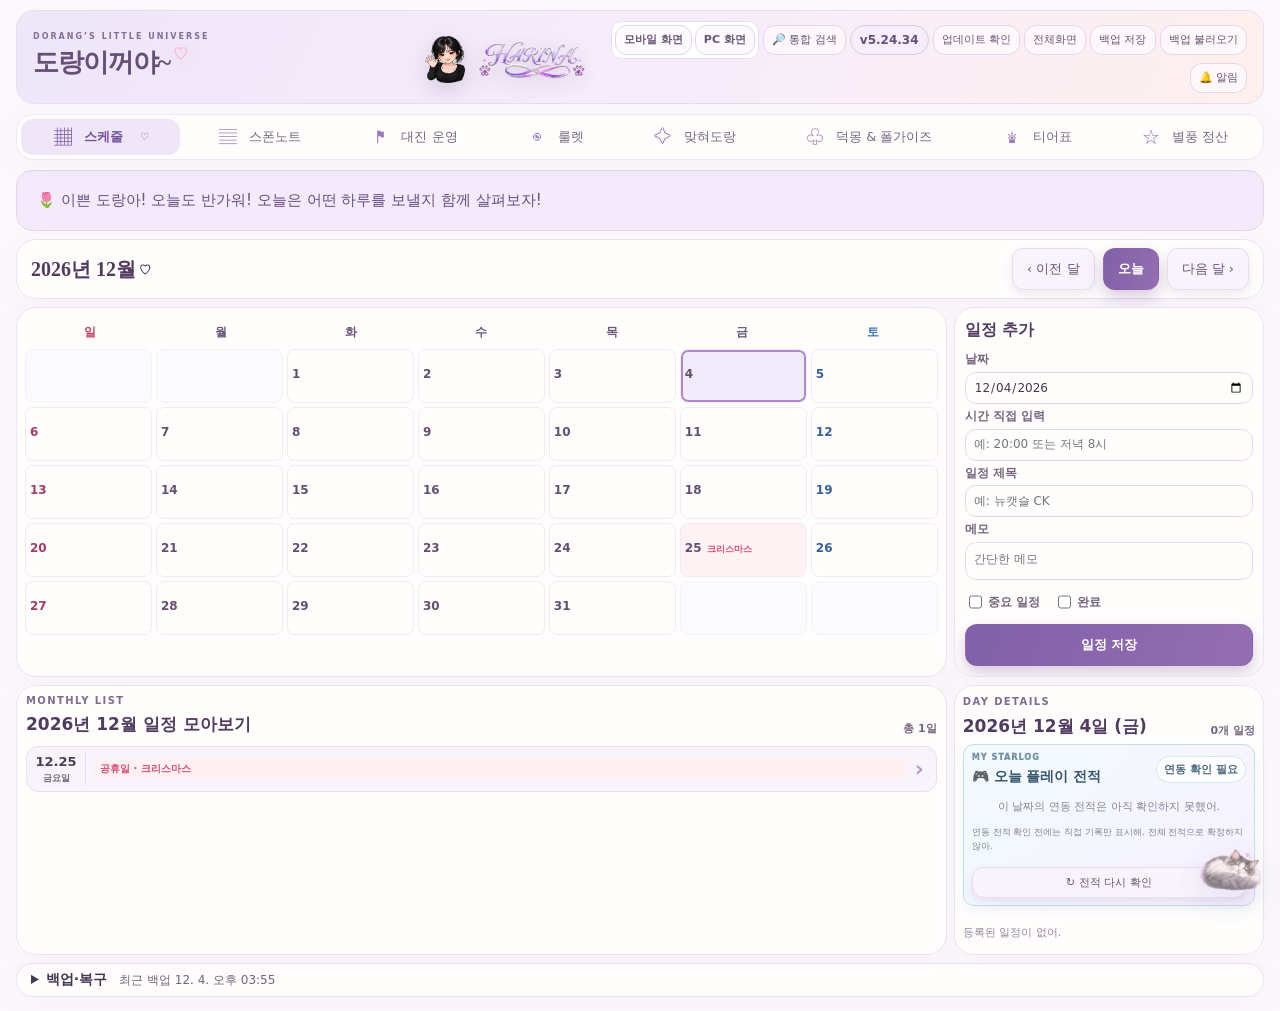
<file: index.html>
<!doctype html><html lang="ko"><head><meta charset="utf-8"><meta name="viewport" content="width=device-width,initial-scale=1"><meta http-equiv="Cache-Control" content="no-cache, no-store, must-revalidate"><meta http-equiv="Pragma" content="no-cache"><meta http-equiv="Expires" content="0"><title>도랑이꺼야~</title>
<script src="./screen-mode.js?v=5.24.34"></script>
<style>:root{--bg:#080b14;--panel:#121728;--line:#29324d;--text:#f4f6ff;--muted:#929bb8;--purple:#8067ff;--green:#45d6a0}*{box-sizing:border-box}body{margin:0;background:radial-gradient(circle at 20% -10%,#24204d 0,transparent 35%),var(--bg);color:var(--text);font-family:Pretendard,"Noto Sans KR",Arial,sans-serif}button,input,select{font:inherit}button{cursor:pointer;border:1px solid transparent;border-radius:10px;padding:11px 15px;color:var(--text);background:#242c44;font-weight:750}button:hover{filter:brightness(1.12)}main{width:min(1440px,100%);margin:auto;padding:34px 28px 60px}.head{display:flex;justify-content:space-between;gap:24px;align-items:flex-end;margin-bottom:24px}.eyebrow{margin:0 0 8px;color:#a895ff;font-size:12px;font-weight:800;letter-spacing:.18em}h1,h2,p{margin-top:0}h1{margin-bottom:8px;font-size:clamp(30px,4vw,50px);letter-spacing:-.05em}h2{margin-bottom:0}.sub,.empty{color:var(--muted)}.actions{display:flex;flex-wrap:wrap;gap:8px}.primary{background:linear-gradient(135deg,var(--purple),#6750d8)}.secondary{border-color:var(--line);background:#121728}.danger{color:#ff9bac;border-color:#5a2b3b;background:#25121a}.panel{border:1px solid var(--line);border-radius:18px;background:linear-gradient(145deg,#151b2e,#101523);box-shadow:0 16px 40px #0004}.settings{display:grid;grid-template-columns:1.2fr .7fr 2fr;gap:16px;padding:18px;margin-bottom:18px}label{display:grid;gap:7px;color:var(--muted);font-size:12px;font-weight:750}input,select{width:100%;border:1px solid #303a59;border-radius:10px;padding:11px 12px;outline:none;background:#0c101d;color:var(--text)}input:focus,select:focus{border-color:var(--purple)}.note{display:flex;align-items:center;gap:12px;border-left:1px solid var(--line);padding-left:18px;color:var(--muted);font-size:13px}.note b{flex:none;color:#fff;border:1px solid #604dce;border-radius:8px;padding:6px 9px;background:#282052}.teams{display:grid;grid-template-columns:1fr 1fr;gap:18px}.team{padding:18px}.team-name{margin-bottom:14px;padding:5px 0 12px;border-width:0 0 1px;border-radius:0;background:transparent;font-size:24px;font-weight:850}.player-form{display:grid;grid-template-columns:1.5fr .7fr 1fr auto;gap:8px}.roster{display:grid;gap:7px;margin-top:14px}.empty{text-align:center;font-size:13px}.player{display:grid;grid-template-columns:34px 1fr 1fr 34px;align-items:center;gap:8px;padding:7px;border-radius:10px;background:#0d1220}.player span:nth-child(3){color:var(--muted);font-size:13px}.chip{display:grid;place-items:center;width:28px;height:28px;border-radius:8px;font-weight:900;font-size:12px}.P{background:#325ecb}.T{background:#cb5545}.Z{background:#7a3ec9}.R{background:#3a9c7b}.x{padding:2px;background:transparent;color:var(--muted);font-size:22px}.score{display:grid;grid-template-columns:1fr auto 1fr;align-items:center;padding:22px 30px;margin-top:24px;border-color:#4d447f;background:linear-gradient(110deg,#181938,#111527 50%,#241631)}.score>div:not(.score-label){display:flex;align-items:center;justify-content:flex-end;gap:22px;font-size:22px;font-weight:800}.score>div:last-child{justify-content:flex-start}.score strong{font-size:42px}.score-label{padding:0 34px;color:var(--muted);font-size:11px;letter-spacing:.2em}.section-title{display:flex;justify-content:space-between;align-items:end;margin:28px 0 14px}.matches{display:grid;gap:10px}.match{display:grid;grid-template-columns:58px 120px minmax(230px,1fr) 38px minmax(230px,1fr) 28px;align-items:center;gap:12px;padding:12px 14px}.match.done{border-color:#3b755f}.num{font-size:28px;font-weight:900}.map input{padding:9px}.fighter{display:grid;grid-template-columns:1.4fr 1fr 68px;gap:7px;padding:5px;border:1px solid transparent;border-radius:12px}.fighter.win{border-color:#3fc08f;background:#173a30}.fighter button{padding:8px;font-size:12px}.fighter.win button{background:var(--green);color:#071b14}.vs{text-align:center;color:var(--muted);font-size:11px;font-weight:900}.blank{display:grid;place-items:center;gap:7px;padding:45px}footer{padding-top:30px;color:#68728f;text-align:center;font-size:12px}@media(max-width:960px){.head{align-items:flex-start;flex-direction:column}.settings{grid-template-columns:1fr 1fr}.note{grid-column:1/-1;border-left:0;border-top:1px solid var(--line);padding:14px 0 0}.teams{grid-template-columns:1fr}.match{position:relative;grid-template-columns:50px 1fr 28px}.map{grid-column:2}.fighter,.vs{grid-column:1/-1}.match>.x{position:absolute;right:16px}}@media(max-width:600px){main{padding:22px 14px 45px}.settings{grid-template-columns:1fr}.note{grid-column:auto}.player-form{grid-template-columns:1fr 1fr}.player-form input:first-child{grid-column:1/-1}.score{padding:16px}.score>div:not(.score-label){gap:10px;font-size:15px}.score strong{font-size:32px}.score-label{padding:0 10px}.fighter{grid-template-columns:1fr 1fr}.fighter button{grid-column:1/-1}}</style><link rel="stylesheet" href="./broadcast-readable.css?v=5.24.34"></head><body><main id="app"></main>
<script async src="./schedule-play-records.js?v=5.24.34" onload="window.__appBootReady&&window.dispatchEvent(new Event('dorang:schedule-play-updated'))"></script>
<script async src="./spawn-schedule-stats.js?v=5.24.34" onload="window.__appBootReady&&typeof render==='function'&&render()"></script>
<script>
document.head.insertAdjacentHTML('beforeend',`<style>.funding-title{display:flex;align-items:end;justify-content:space-between;margin:14px 0 7px;padding-top:12px;border-top:1px solid var(--line)}.funding-title h3{margin:0}.funding-title span{color:var(--muted);font-size:11px}.funding-teams{display:grid;grid-template-columns:1fr 1fr;gap:10px}.funding-teams>div{padding:10px;border:1px solid var(--line);border-radius:12px;background:#0c101d}.funding-teams h3{margin:0 0 7px;font-size:15px}.funding-teams label{display:grid;grid-template-columns:1fr 120px;align-items:center;gap:8px;margin-top:4px}.funding-teams label span{color:var(--text);font-size:12px}.funding-teams small{color:var(--muted)}.funding-teams input{padding:6px 8px}@media(min-width:961px){.funding-teams>div{display:grid;grid-template-columns:repeat(2,minmax(0,1fr));gap:4px 10px}.funding-teams h3{grid-column:1/-1}.funding-teams label{grid-template-columns:1fr 95px;margin:0}}@media(max-width:650px){.funding-teams{grid-template-columns:1fr}}.native-tier-player{grid-template-columns:34px 25px minmax(0,1fr) auto!important;min-height:42px!important;padding:4px 7px!important}.native-avatar-link{width:32px;height:32px;border-radius:50%;overflow:hidden;display:grid;place-items:center;text-decoration:none;background:#eee5f4;border:2px solid rgba(154,123,213,.25)}.native-avatar{width:100%;height:100%;object-fit:cover;display:block}.native-avatar-fallback{width:100%;height:100%;display:grid;place-items:center;text-align:center;overflow-wrap:anywhere;font-size:9px;line-height:1.1;font-weight:900;color:#70568b}html body .native-tier-panel .native-tier-player,html[data-season-theme] body:not(.broadcast-only) .native-tier-panel .native-tier-player{background:#fff!important;color:#2f2638!important;grid-template-columns:32px 25px minmax(0,1fr) max-content!important;column-gap:5px!important;align-items:center!important}html body .native-tier-player>.native-live{grid-column:4!important;grid-row:1!important;justify-self:end!important;align-self:center!important;white-space:nowrap!important}html body .native-tier-player>strong,html[data-season-theme] body:not(.broadcast-only) .native-tier-player>strong{color:#2f2638!important;grid-column:3;grid-row:1;min-width:0;overflow:hidden!important;text-overflow:ellipsis!important;white-space:nowrap!important}.native-tier-player strong{font-size:14px!important;color:#2f2638!important}.native-live{font-size:11px!important;padding:5px 7px!important;color:#fff!important;background:#e64971!important;border-radius:8px;box-shadow:0 2px 7px rgba(230,73,113,.28)}@media(max-width:420px){.native-tier-players{grid-template-columns:minmax(0,1fr)!important}}
</style>`);
document.head.insertAdjacentHTML('beforeend',`<style>.app-tabs{display:flex;gap:5px;margin:0 0 10px;padding:4px;border:1px solid var(--line);border-radius:12px;background:#0d1220}.app-tabs button{flex:1;background:transparent;color:var(--muted)}.app-tabs button.active{color:#fff;background:linear-gradient(135deg,var(--purple),#6750d8)}.tab-view{min-height:0}</style>`);
document.head.insertAdjacentHTML('beforeend',`<style>.roulette-page{display:grid;grid-template-columns:minmax(340px,.85fr) minmax(430px,1.15fr);gap:16px}.roulette-card{padding:20px}.roulette-head{display:flex;align-items:end;justify-content:space-between;margin-bottom:16px}.roulette-head h2{margin:0}.roulette-head span,.roulette-help{color:var(--muted);font-size:12px}.roulette-switch{display:grid;grid-template-columns:1fr 1fr;gap:5px;margin-bottom:14px;padding:4px;border:1px solid var(--line);border-radius:9px;background:#111015}.roulette-switch button{background:transparent;color:var(--muted)}.roulette-switch button.active{background:#a98de8;color:#17131c}.wheel-wrap{position:relative;display:grid;place-items:center;min-height:390px}.wheel-pointer{position:absolute;z-index:3;top:8px;width:0;height:0;border-left:18px solid transparent;border-right:18px solid transparent;border-top:34px solid #f2d8e7;filter:drop-shadow(0 4px 6px #0008)}.roulette-wheel{display:grid;place-items:center;width:330px;height:330px;border:8px solid #292630;border-radius:50%;background:conic-gradient(#a98de8 0 50%,#d584aa 50% 100%);box-shadow:0 18px 45px #0008,0 0 0 1px #ffffff12 inset;transition:transform 4.2s cubic-bezier(.12,.72,.08,1)}.roulette-wheel.map-wheel{background:conic-gradient(#a98de8 0 16.66%,#cf7ca6 16.66% 33.33%,#6c91c8 33.33% 50%,#71aa92 50% 66.66%,#c39a68 66.66% 83.33%,#826db6 83.33% 100%)}.wheel-center{display:grid;place-items:center;width:126px;height:126px;padding:12px;border:1px solid #4b4653;border-radius:50%;background:#151419;box-shadow:0 5px 20px #0008;text-align:center}.wheel-center small{color:var(--muted);font-size:10px}.wheel-center strong{font-size:20px;word-break:keep-all}.roulette-controls{display:grid;gap:12px}.roulette-controls textarea{width:100%;min-height:188px;resize:vertical;border:1px solid #302e38;border-radius:8px;padding:12px;background:#111015;color:var(--text);font:inherit;line-height:1.65;outline:none}.roulette-controls textarea:focus{border-color:#a98de8;box-shadow:0 0 0 2px #a98de824}.spin-button{min-height:52px;font-size:16px}.spin-button:disabled{cursor:not-allowed;opacity:.5}.roulette-result{display:grid;gap:5px;min-height:92px;padding:16px;border:1px solid var(--line);border-radius:10px;background:#121117}.roulette-result span{color:var(--muted);font-size:11px}.roulette-result strong{font-size:23px;color:#d9c9f6}.roulette-result small{color:#85cbb0}.roulette-history{display:grid;gap:7px;margin-top:14px}.history-row{display:flex;justify-content:space-between;gap:12px;padding:9px 11px;border:1px solid var(--line);border-radius:7px;background:#121117;font-size:12px}.history-row span{color:var(--muted)}@media(max-width:900px){.roulette-page{grid-template-columns:1fr}.wheel-wrap{min-height:340px}.roulette-wheel{width:290px;height:290px}}@media(max-width:480px){.roulette-card{padding:14px}.roulette-wheel{width:255px;height:255px}.wheel-center{width:108px;height:108px}.wheel-wrap{min-height:300px}}</style>`);
document.head.insertAdjacentHTML('beforeend',`<style>.player-form{grid-template-columns:1.35fr .9fr 1fr 1fr auto}.set-block{margin:0 0 24px;padding:18px;border:1px solid #343d5d;border-radius:20px;background:#0b101d}.set-head{display:grid;grid-template-columns:1fr auto auto;align-items:center;gap:20px;margin-bottom:12px}.set-head h3{margin:0;font-size:22px}.set-winner{color:var(--green)}.set-controls{display:flex;align-items:end;gap:8px}.set-controls label{min-width:110px}.set-controls select{padding:8px}.set-controls button{padding:9px 12px}.set-score{display:flex;align-items:center;gap:10px;padding:8px 14px;border-radius:12px;background:#181f34}.set-score strong{font-size:24px}.set-score span{color:var(--muted)}@media(max-width:700px){.player-form{grid-template-columns:1fr 1fr}.player-form input:first-child{grid-column:1/-1}.set-head{grid-template-columns:1fr auto}.set-score{grid-row:1;grid-column:2}.set-controls{grid-column:1/-1}}</style>`);
document.head.insertAdjacentHTML('beforeend',`<style>.winner-settings{grid-column:1/-1;display:flex;gap:10px;padding-top:14px;border-top:1px solid var(--line)}.winner-settings label{min-width:180px}.ace-block{border-color:#725e28;background:linear-gradient(145deg,#241e12,#101523)}.ace-block .num{font-size:14px;color:#ffd670}@media(max-width:600px){.winner-settings{display:grid;grid-template-columns:1fr 1fr}}</style>`);
document.head.insertAdjacentHTML('beforeend',`<style>@media(min-width:961px){main{width:min(1800px,100%);padding:14px 18px 24px}.head{align-items:center;margin-bottom:10px}.head h1{font-size:30px;margin-bottom:2px}.head .eyebrow{margin-bottom:2px;font-size:9px}.sub{font-size:12px}.actions{gap:5px}.actions button,button{padding:7px 10px;border-radius:8px;font-size:12px}.settings{grid-template-columns:1.1fr .55fr 1.7fr;padding:9px 12px;margin-bottom:9px;gap:9px}.settings label{gap:3px}.settings input,.settings select{padding:7px 9px}.note{font-size:11px}.teams{gap:9px}.team{padding:9px 11px}.team-name{font-size:18px;margin-bottom:7px;padding:2px 0 6px}.player-form{gap:5px}.player-form input,.player-form select{padding:7px 8px;font-size:12px}.roster{grid-template-columns:repeat(2,minmax(0,1fr));gap:4px;margin-top:7px}.player{grid-template-columns:28px 1fr 1.25fr 24px;min-height:32px;padding:2px 5px;font-size:12px}.chip{width:23px;height:23px;font-size:10px}.player .x{font-size:17px}.score{margin-top:9px;padding:7px 20px}.score>div:not(.score-label){font-size:15px;gap:12px}.score strong{font-size:27px}.section-title{margin:10px 0 7px}.section-title h2{font-size:21px}.section-title .eyebrow{font-size:9px}.set-block{margin-bottom:9px;padding:8px 10px;border-radius:13px}.set-head{gap:10px;margin-bottom:5px}.set-head .eyebrow{margin-bottom:1px;font-size:8px}.set-head h3{font-size:16px}.set-controls label{min-width:90px}.set-controls select{padding:5px 7px}.set-score{padding:4px 10px}.set-score strong{font-size:18px}.matches{gap:4px}.match{grid-template-columns:38px 100px minmax(220px,1fr) 28px minmax(220px,1fr) 18px;gap:6px;padding:4px 7px;border-radius:10px}.num{font-size:18px}.map input,.fighter select{padding:6px 7px;font-size:11px}.fighter{grid-template-columns:1.4fr .85fr 55px;gap:4px;padding:2px}.fighter button{padding:6px 4px;font-size:10px}footer{padding-top:8px;font-size:10px}.winner-settings{padding-top:7px}.winner-settings select{padding:6px}}</style>`);
document.head.insertAdjacentHTML('beforeend',`<style>.settlement{margin-top:14px;padding:16px}.settle-title{display:flex;align-items:end;justify-content:space-between;margin-bottom:12px}.settle-title h2{font-size:22px}.settle-title>span{color:var(--muted);font-size:12px}.settle-form{display:grid;grid-template-columns:1.3fr repeat(5,1fr);gap:8px}.settle-summary{display:grid;grid-template-columns:.8fr 1.1fr 1.1fr;gap:8px;margin-top:12px}.settle-summary>div{display:grid;gap:3px;padding:10px 12px;border:1px solid var(--line);border-radius:12px;background:#0c101d}.settle-summary span,.settle-summary small,.settle-detail{color:var(--muted);font-size:11px}.settle-summary strong{font-size:20px}.settle-summary .win-pay{border-color:#3fc08f;background:#173a30}.settle-empty{margin-top:12px;padding:18px;text-align:center;color:var(--muted);border:1px dashed var(--line);border-radius:12px}.settle-detail{margin:7px 2px 0}@media(min-width:961px){.settlement{padding:9px 11px}.settle-title{margin-bottom:7px}.settle-form input,.settle-form select{padding:6px 7px;font-size:11px}.settle-summary{margin-top:7px}.settle-summary>div{padding:6px 9px}.settle-summary strong{font-size:16px}}@media(max-width:960px){.settle-form{grid-template-columns:repeat(2,1fr)}.settle-summary{grid-template-columns:1fr}}@media(max-width:520px){.settle-form{grid-template-columns:1fr}}.settle-mode-rules{display:grid;gap:5px;margin:8px 0 10px;padding:9px 11px;border:1px solid var(--line);border-radius:10px;background:#faf7fc}.settle-mode-rules p{margin:0;padding:5px 8px;border-radius:7px;color:#55485e;font-size:12px;font-weight:800}.settle-mode-rules p.active{background:#eadcf5;color:#4f3265;box-shadow:inset 3px 0 #a87bd0}
</style>`);
const APP_VERSION='5.24.34',KEY='star-match-manager-v1',races={P:'프로토스',T:'테란',Z:'저그',R:'랜덤'},tiers=['갓','킹','잭','조커','스페이드','0티어','1티어','2티어','3티어','4티어','5티어','6티어','7티어','8티어','유스'],defaultRoulette=()=>({type:'map',maps:'투혼\n폴리포이드\n실피드\n라데온',playerId:'',result:'',note:'',history:[],angle:0}),fresh=()=>({title:'오늘의 CK',mode:'CK',teamA:'A팀',teamB:'B팀',playersA:[],playersB:[],matches:[],setGames:[1],setModes:['normal'],aces:[],winnerEnd:'elimination',winnerFixed:7,activeTab:'schedule',roulette:defaultRoulette(),settlement:{mode:'main',mainFunding:0,entryPerPerson:0,winRatio:6,loseRatio:4,winner:'',playerFunding:{}}});let s;try{s=JSON.parse(localStorage.getItem(KEY))||fresh()}catch{s=fresh()}s.setGames=s.setGames||[Math.max(1,s.matches?.length||1)];s.matches=(s.matches||[]).map(m=>({...m,set:m.set||1}));s.aces=s.aces||[];s.winnerEnd=s.winnerEnd||'elimination';s.winnerFixed=s.winnerFixed||7;s.activeTab=s.activeTab||'schedule';let legacyWinner=s.mode==='위너스';s.setModes=s.setModes||s.setGames.map(()=>legacyWinner?'winners':'normal');while(s.setModes.length<s.setGames.length)s.setModes.push('normal');if(legacyWinner)s.mode='CK';s.roulette={...defaultRoulette(),...(s.roulette||{})};s.roulette.history=s.roulette.history||[];s.settlement={mode:'main',mainFunding:0,entryPerPerson:0,winRatio:6,loseRatio:4,winner:'',playerFunding:{},...(s.settlement||{})};s.settlement.playerFunding=s.settlement.playerFunding||{};const id=()=>Math.random().toString(36).slice(2,10),esc=v=>String(v??'').replace(/[&<>"']/g,c=>({'&':'&amp;','<':'&lt;','>':'&gt;','"':'&quot;',"'":'&#39;'}[c])),raceOpts=v=>Object.entries(races).map(([k,n])=>`<option value="${k}" ${k===v?'selected':''}>${n}</option>`).join(''),subRaceOpts=v=>'<option value="">부종 선택</option>'+['P','T','Z'].map(k=>`<option value="${k}" ${k===v?'selected':''}>${races[k]}</option>`).join(''),tierOpts=v=>'<option value="">티어 선택</option>'+tiers.map(t=>`<option value="${t}" ${t===v?'selected':''}>${t}</option>`).join(''),random=()=>['랜능크','빨무'].includes(s.mode),newMatch=set=>({id:id(),set,map:'',a:'',b:'',raceA:random()?'R':'P',raceB:random()?'R':'P',winner:''}),syncSets=()=>{s.setGames=s.setGames.map((count,i)=>['winners','losers'].includes(s.setModes[i])?(s.winnerEnd==='elimination'?Math.max(1,s.playersA.length+s.playersB.length-1):s.winnerFixed):count);s.setGames.forEach((count,i)=>{let set=i+1,ms=s.matches.filter(m=>m.set===set);while(ms.length<count){let m=newMatch(set);s.matches.push(m);ms.push(m)}if(ms.length>count){let remove=new Set(ms.slice(count).map(m=>m.id));s.matches=s.matches.filter(m=>!remove.has(m.id))}})},setResult=setNo=>{let ms=s.matches.filter(m=>m.set===setNo),a=ms.filter(m=>m.winner==='A').length,b=ms.filter(m=>m.winner==='B').length;if(['winners','losers'].includes(s.setModes[setNo-1])&&s.winnerEnd==='elimination'){let special=s.setModes[setNo-1],outA=new Set(ms.filter(m=>m.winner===(special==='winners'?'B':'A')).map(m=>m.a).filter(Boolean)),outB=new Set(ms.filter(m=>m.winner===(special==='winners'?'A':'B')).map(m=>m.b).filter(Boolean));if(s.playersA.length&&outA.size>=s.playersA.length)return{a,b,winner:special==='winners'?'B':'A',done:true};if(s.playersB.length&&outB.size>=s.playersB.length)return{a,b,winner:special==='winners'?'A':'B',done:true};return{a,b,winner:'',done:false}}let done=ms.length===s.setGames[setNo-1]&&ms.every(m=>m.winner),winner=done&&a!==b?(a>b?'A':'B'):'';return{a,b,winner,done}},save=()=>{syncSets();localStorage.setItem(KEY,JSON.stringify(s));window.dispatchEvent(new CustomEvent('dorang:data-changed'));render()},players=()=>[...s.playersA,...s.playersB];syncSets();s.teamA='도랑팀';s.teamB='너거팀';
if(new URLSearchParams(location.search).get('broadcast')!=='1')s.activeTab='schedule';
function playerPanel(side){let ps=s['players'+side],team=s['team'+side];return `<section class="panel team"><div class="team-name">${esc(team)}</div><div class="player-form"><input id="name${side}" data-auto-player="${side}" placeholder="선수 이름"><select id="tier${side}">${tierOpts('')}</select><select id="race${side}">${raceOpts('P')}</select><select id="subrace${side}">${subRaceOpts('')}</select><button class="primary" data-act="add-player" data-side="${side}">선수 추가</button></div><div class="roster">${ps.length?ps.map(p=>`<div class="player"><span class="chip ${p.race}">${p.race}</span><strong>${esc(p.name)}</strong><span>${esc(p.tier||'티어 미입력')} · 본 ${p.race}${p.subrace?' / 부 '+p.subrace:''}</span><button class="x" data-act="del-player" data-side="${side}" data-id="${p.id}">×</button></div>`).join(''):'<p class="empty">등록된 선수가 없어</p>'}</div></section>`}
function matchRow(m,i,ace=false){let earlier=ace?[]:s.matches.filter(x=>x.set===m.set).slice(0,i),format=s.setModes[m.set-1]||'normal',special=['winners','losers'].includes(format),outA=new Set(earlier.filter(x=>x.winner===(format==='winners'?'B':'A')).map(x=>x.a)),outB=new Set(earlier.filter(x=>x.winner===(format==='winners'?'A':'B')).map(x=>x.b)),pa=s.playersA.map(p=>`<option value="${p.id}" ${p.id===m.a?'selected':''} ${special&&outA.has(p.id)&&p.id!==m.a?'disabled':''}>${esc(p.name)}${p.tier?' · '+esc(p.tier):''}${special&&outA.has(p.id)?format==='losers'?' · 통과':' · 탈락':''}</option>`).join(''),pb=s.playersB.map(p=>`<option value="${p.id}" ${p.id===m.b?'selected':''} ${special&&outB.has(p.id)&&p.id!==m.b?'disabled':''}>${esc(p.name)}${p.tier?' · '+esc(p.tier):''}${special&&outB.has(p.id)?format==='losers'?' · 통과':' · 탈락':''}</option>`).join('');return `<article class="match panel ${m.winner?'done':''} ${!ace&&format==='normal'&&s.setGames[m.set-1]>=3&&i===s.setGames[m.set-1]-1?'ace-match':''}" data-id="${m.id}" data-ace="${ace}"><div class="num">${ace||(!ace&&format==='normal'&&s.setGames[m.set-1]>=3&&i===s.setGames[m.set-1]-1)?'ACE':i+1}</div><div class="map"><input data-field="map" placeholder="맵 이름" value="${esc(m.map)}"></div><div class="fighter ${m.winner==='A'?'win':''}"><select data-field="a"><option value="">${esc(s.teamA)} 선수 선택</option>${pa}</select><select data-field="raceA">${raceOpts(m.raceA)}</select><button data-act="winner" data-side="A">${m.winner==='A'?'승리 ✓':'승리'}</button></div><span class="vs">VS</span><div class="fighter ${m.winner==='B'?'win':''}"><select data-field="b"><option value="">${esc(s.teamB)} 선수 선택</option>${pb}</select><select data-field="raceB">${raceOpts(m.raceB)}</select><button data-act="winner" data-side="B">${m.winner==='B'?'승리 ✓':'승리'}</button></div>${ace?'<button class="x" data-act="del-ace">×</button>':'<span></span>'}</article>`}
function setSection(setNo){let ms=s.matches.filter(m=>m.set===setNo),result=setResult(setNo),winner=result.winner==='A'?s.teamA:result.winner==='B'?s.teamB:'',format=s.setModes[setNo-1]||'normal',special=['winners','losers'].includes(format),formatName=format==='winners'?'위너스':format==='losers'?'나락전':'일반';return `<section class="set-block ${special?'special-set '+format:''}"><div class="set-head"><div><p class="eyebrow">SET ${setNo} · ${formatName}</p><h3>${setNo}세트 ${winner?`· <span class="set-winner">${esc(winner)} 승리</span>`:''}</h3></div><div class="set-controls"><label>세트 방식<select data-act="set-mode" data-set="${setNo}"><option value="normal" ${format==='normal'?'selected':''}>일반</option><option value="winners" ${format==='winners'?'selected':''}>위너스 · 승자 잔류</option><option value="losers" ${format==='losers'?'selected':''}>나락전 · 패자 잔류</option></select></label>${special&&s.winnerEnd==='elimination'?`<span class="empty">${format==='winners'?'전원 탈락':'전원 통과'}까지</span>`:`<label>경기 수<select data-act="set-games" data-set="${setNo}">${[1,3,5,7,9,11,13,15].map(n=>`<option value="${n}" ${n===s.setGames[setNo-1]?'selected':''}>${n}경기${n>=3?' · ACE 포함':''}</option>`).join('')}</select></label>`}${s.setGames.length>1?`<button class="danger" data-act="del-set" data-set="${setNo}">세트 삭제</button>`:''}</div><div class="set-score"><strong>${result.a}</strong><span>:</span><strong>${result.b}</strong></div></div><div class="matches">${ms.map((m,i)=>matchRow(m,i)).join('')}</div></section>`}
function aceSection(){return s.aces.length?`<section class="set-block ace-block"><div class="set-head"><div><p class="eyebrow">ACE DECIDER</p><h3>에이스 결정전</h3></div></div><div class="matches">${s.aces.map((m,i)=>matchRow(m,i,true)).join('')}</div></section>`:''}
const playerName=id=>players().find(p=>p.id===id)?.name||'미정';
function overviewRow(m,label,current=false){let status=m.winner==='A'?s.teamA:m.winner==='B'?s.teamB:current?'진행 중':'대기';return `<div class="overview-row ${m.winner?'finished':current?'in-progress':''}" data-match-id="${m.id}"><strong>${label}</strong><span class="overview-map" data-overview-map="${m.id}">${esc(m.map||'맵 미정')}</span><span>${esc(playerName(m.a))} <small>${m.raceA}</small></span><b>VS</b><span>${esc(playerName(m.b))} <small>${m.raceB}</small></span><em>${esc(status)}</em></div>`}
function overviewPanel(){let results=s.setGames.map((_,i)=>setResult(i+1)),current=results.findIndex(r=>!r.done),scores=results.map((r,i)=>`<div class="live-set ${r.done?'done':i===current?'current':''}"><span>${i+1}세트</span><strong>${r.a} : ${r.b}</strong>${r.winner?`<small>${esc(r.winner==='A'?s.teamA:s.teamB)} 승</small>`:''}</div>`).join(''),regular=s.setGames.flatMap((_,i)=>s.matches.filter(m=>m.set===i+1)),ordered=[...regular,...s.aces],currentMatch=ordered.find((m,i)=>!m.winner&&i>0&&ordered[i-1].winner)?.id||'',rows=s.setGames.flatMap((_,i)=>s.matches.filter(m=>m.set===i+1).map((m,j)=>overviewRow(m,(s.setModes[i]||'normal')==='normal'&&s.setGames[i]>=3&&j===s.setGames[i]-1?`${i+1}세트 ACE`:`${i+1}세트 ${j+1}경기`,m.id===currentMatch))).join(''),aces=s.aces.map((m,i)=>overviewRow(m,`에이스${s.aces.length>1?' '+(i+1):''}`,m.id===currentMatch)).join('');return `<section class="panel overview"><div class="overview-head"><div><p class="eyebrow">LIVE MATCH BOARD</p><h2>경기 진행 현황</h2></div><span>대진과 승패를 한눈에 확인해.</span></div><div class="live-set-scores">${scores}</div><div class="overview-list"><div class="overview-label"><span>경기</span><span>맵</span><span>${esc(s.teamA)}</span><span></span><span>${esc(s.teamB)}</span><span>상태</span></div>${rows}${aces}</div></section>`}
function settlementData(){let x=s.settlement,totalPeople=s.playersA.length+s.playersB.length,entryTotal=Number(x.entryPerPerson||0)*totalPeople,personalFunding=entryTotal>0?0:players().reduce((sum,p)=>sum+Number(x.playerFunding?.[p.id]||0),0),commonFunding=Number(x.mainFunding||0),main=commonFunding+personalFunding,mainPool=main,entryPool=entryTotal,pool=mainPool+entryPool,wr=Math.max(0,Number(x.winRatio||0)),lr=Math.max(0,Number(x.loseRatio||0)),sum=wr+lr||1,mainWr=x.mode==='entry'?1:wr,mainLr=x.mode==='entry'?0:lr,mainSum=mainWr+mainLr||1,entryWr=x.mode==='main'?1:wr,entryLr=x.mode==='main'?0:lr,entrySum=entryWr+entryLr||1,winner=x.winner,loser=winner==='A'?'B':winner==='B'?'A':'',mainWinTotal=mainPool*mainWr/mainSum,mainLoseTotal=mainPool*mainLr/mainSum,winCount=winner==='A'?s.playersA.length:winner==='B'?s.playersB.length:0,loseCount=loser==='A'?s.playersA.length:loser==='B'?s.playersB.length:0;return{pool,entryTotal,entryPool,main,mainPool,commonFunding,personalFunding,winner,loser,mainWinTotal,mainLoseTotal,winCount,loseCount,wr,lr,sum,mainWr,mainLr,mainSum,entryWr,entryLr,entrySum}}
const stars=n=>Number(n||0).toLocaleString('ko-KR',{maximumFractionDigits:2});
const __baseAppRender=render;
window.__appBootReady=false;
render=function(){if(!window.__appBootReady)return;return __baseAppRender()};
function settlementResult(){let d=settlementData();if(!d.winner)return`<div class="settle-empty">정산할 승리팀을 선택해줘.<br><small>현재 메인펀딩 합계 ${stars(d.main)}개 · 입장료 ${stars(d.entryTotal)}개</small></div>`;let wn=d.winner==='A'?s.teamA:s.teamB,ln=d.loser==='A'?s.teamA:s.teamB,wp=d.winner==='A'?s.playersA:s.playersB,lp=d.loser==='A'?s.playersA:s.playersB,we=d.winCount?d.mainWinTotal/d.winCount:0,le=d.loseCount?d.mainLoseTotal/d.loseCount:0,seen=new Set,ordered=[...s.setGames.flatMap((_,i)=>s.matches.filter(m=>m.set===i+1)),...s.aces],transfer=Math.abs(Number(s.settlement.entryPerPerson||0)*(d.entryWr-d.entryLr)/d.entrySum),pairs=[];if(d.entryPool&&transfer)ordered.forEach(m=>{if(!m.a||!m.b||seen.has(m.a)||seen.has(m.b))return;seen.add(m.a);seen.add(m.b);let winId=d.winner==='A'?m.a:m.b,loseId=d.winner==='A'?m.b:m.a,receiver=d.wr>=d.lr?winId:loseId,payer=d.wr>=d.lr?loseId:winId;pairs.push({receiver,payer,amount:transfer})});let adjustments={};pairs.forEach(p=>{adjustments[p.receiver]=(adjustments[p.receiver]||0)+p.amount;adjustments[p.payer]=(adjustments[p.payer]||0)-p.amount});let teamList=(name,list,base,win)=>`<div class="payout-team ${win?'winner':''}"><h3><span>${esc(name)}</span><small>${win?'승리팀':'패배팀'} · ${list.length}명</small></h3>${list.length?list.map(p=>{let move=adjustments[p.id]||0,net=base+move,status=net>0?'받기':net<0?'지급':'추가 정산 없음';return`<div class="payout-person ${net<0?'pay':''}"><span><b>${esc(p.name)}</b><small>메인 ${stars(base)} ${move?`· 입장료 ${move>0?'+':''}${stars(move)}`:''}</small></span><strong>${net?`${stars(Math.abs(net))}개 ${status}`:status}</strong></div>`}).join(''):'<p class="empty">등록된 선수가 없어</p>'}</div>`,pairRows=d.entryPool?(pairs.length?pairs.map(p=>`<div class="transfer-row"><span><b>${esc(playerName(p.payer))}</b> → <b>${esc(playerName(p.receiver))}</b></span><strong>${stars(p.amount)}개 지급</strong></div>`).join(''):'<div class="settle-empty compact">최초 대진 상대를 연결하려면 대진표에 양쪽 선수를 지정해줘.</div>'):'<div class="settle-empty compact">현재 정산 방식에는 입장료가 포함되지 않아.</div>';return `<div class="settle-summary"><div><span>정산 대상 총액</span><strong>${stars(d.pool)}개</strong></div><div class="win-pay"><span>${esc(wn)} · 메인 배분</span><strong>${stars(d.mainWinTotal)}개</strong><small>1인당 ${stars(we)}개 · 입장료 별도</small></div><div><span>${esc(ln)} · 메인 배분</span><strong>${stars(d.mainLoseTotal)}개</strong><small>1인당 ${stars(le)}개 · 입장료 별도</small></div></div><div class="payout-heading"><div><p class="eyebrow">FIRST MATCH TRANSFER</p><h3>최초 대진 상대 입장료 정산</h3></div><span>선수당 최초 대진 1회</span></div><div class="transfer-board">${pairRows}</div><div class="payout-heading"><div><p class="eyebrow">PLAYER NET PAYOUT</p><h3>선수별 실제 받을·지급 금액</h3></div><span>메인 배분＋입장료 이동</span></div><div class="payout-board">${teamList(wn,wp,we,true)}${teamList(ln,lp,le,false)}</div><p class="settle-detail">메인펀딩 ${stars(d.mainPool)}개 (공용 ${stars(d.commonFunding)} + 선수별 ${stars(d.personalFunding)}) · 선입 입장료 ${stars(d.entryPool)}개 · 각자 보유한 입장료는 다시 받을 금액에 포함하지 않아.</p>`}
function fundingRows(){return `<div class="funding-teams"><div><h3>${esc(s.teamA)}</h3>${s.playersA.map(p=>`<label><span>${esc(p.name)} <small>${esc(p.tier||'')}</small></span><input type="number" min="0" data-player-funding="${p.id}" value="${s.settlement.playerFunding[p.id]||0}"></label>`).join('')||'<p class="empty">등록 선수가 없어</p>'}</div><div><h3>${esc(s.teamB)}</h3>${s.playersB.map(p=>`<label><span>${esc(p.name)} <small>${esc(p.tier||'')}</small></span><input type="number" min="0" data-player-funding="${p.id}" value="${s.settlement.playerFunding[p.id]||0}"></label>`).join('')||'<p class="empty">등록 선수가 없어</p>'}</div></div>`}
function settlementPanel(){let x=s.settlement;return `<section class="panel settlement"><div class="settle-title"><div><p class="eyebrow">STAR BALLOON SETTLEMENT</p><h2>별풍선 정산</h2></div><span>등록 선수 ${s.playersA.length+s.playersB.length}명 기준</span></div><div class="settle-form"><label>정산 방식<select data-act="settle-mode"><option value="main" ${x.mode==='main'?'selected':''}>메펀 정산 비율</option><option value="entry" ${x.mode==='entry'?'selected':''}>입장료 정산 비율</option><option value="combined" ${x.mode==='combined'?'selected':''}>메펀 + 입장료</option></select></label><label>공용 메인펀딩<input type="number" min="0" data-settle="mainFunding" value="${x.mainFunding}"></label><label>1인당 입장료<input type="number" min="0" data-settle="entryPerPerson" value="${x.entryPerPerson}"></label><label>승리팀 비율<input type="number" min="0" data-settle="winRatio" value="${x.winRatio}"></label><label>패배팀 비율<input type="number" min="0" data-settle="loseRatio" value="${x.loseRatio}"></label><label>정산 승리팀<select data-act="settle-winner"><option value="">선택</option><option value="A" ${x.winner==='A'?'selected':''}>${esc(s.teamA)}</option><option value="B" ${x.winner==='B'?'selected':''}>${esc(s.teamB)}</option></select></label></div><div class="settle-mode-rules"><p class="${x.mode==='main'?'active':''}">메펀 정산 비율 = 메펀만 비율 적용하고 입장료는 무조건 100:0</p><p class="${x.mode==='entry'?'active':''}">입장료 정산 비율 = 메펀은 100:0 하고 입장료만 비율 적용</p><p class="${x.mode==='combined'?'active':''}">메펀 + 입장료 = 메펀 + 입장료 합쳐서 비율 적용</p></div>${Number(x.entryPerPerson||0)>0?'':`<div class="funding-title"><h3>선수별 펀딩</h3><span>양 팀 선수 펀딩을 전부 합산해 비율 정산해.</span></div>${fundingRows()}`}<div id="settlement-result">${settlementResult()}</div></section>`}
function render(){let setWins={A:0,B:0};s.setGames.forEach((_,i)=>{let r=setResult(i+1);if(r.winner)setWins[r.winner]++});let modeText=s.mode==='부종리그'?'선수 등록 때 저장한 부종이 대진에 자동 적용돼.':s.mode==='위너스'?'승자는 다음 경기에 자동으로 남고, 패자는 탈락 처리돼.':random()?'기본은 랜덤이지만 저티어 선수는 경기별 지정 종족으로 바꿀 수 있어.':'선수 본종이 자동 입력되고 경기별로 부종을 선택할 수 있어.',winnerSettings=s.setModes.some(x=>['winners','losers'].includes(x))?`<div class="winner-settings"><label>위너스 종료<select data-act="winner-end"><option value="elimination" ${s.winnerEnd==='elimination'?'selected':''}>한 팀 전원 탈락</option><option value="fixed" ${s.winnerEnd==='fixed'?'selected':''}>정해진 경기 수</option></select></label>${s.winnerEnd==='fixed'?`<label>경기 수<select data-act="winner-fixed">${[1,3,5,7,9,11,13,15].map(n=>`<option value="${n}" ${n===s.winnerFixed?'selected':''}>${n}경기</option>`).join('')}</select></label>`:''}</div>`:'';document.querySelector('#app').innerHTML=`<header class="head"><div><p class="eyebrow">DORANG ALL-IN-ONE STAR HUB</p><h1>도랑이꺼야~</h1><p class="sub">스케줄·스폰 전적·맞혀도랑·대진 운영·방송 송출까지 한곳에서 관리해.</p></div><div class="actions"><button class="secondary" data-act="fullscreen">전체화면</button><button class="secondary" data-act="export">백업 저장</button><button class="secondary" data-act="import">백업 불러오기</button><input id="file" type="file" accept="application/json" hidden></div></header><nav class="app-tabs"><button class="${s.activeTab==='match'?'active':''}" data-act="tab" data-tab="match">대진 운영</button><button class="${s.activeTab==='settlement'?'active':''}" data-act="tab" data-tab="settlement">별풍 정산</button></nav><div class="tab-view" style="display:${s.activeTab==='match'?'block':'none'}"><section class="panel settings"><label>대회·방송 제목<input data-act="title" value="${esc(s.title)}"></label><label>경기 방식<select data-act="mode">${['CK','PL','부종리그','랜능크','빨무'].map(x=>`<option ${x===s.mode?'selected':''}>${x}</option>`).join('')}</select></label><div class="note"><b>${s.mode}</b><span>${modeText}</span></div>${winnerSettings}</section><div class="dashboard-grid"><section class="teams">${playerPanel('A')}${playerPanel('B')}</section><section class="summary-column"><div class="score panel"><div><span>${esc(s.teamA)}</span><strong>${setWins.A}</strong></div><div class="score-label">SET SCORE</div><div><strong>${setWins.B}</strong><span>${esc(s.teamB)}</span></div></div>${overviewPanel()}</section></div><section class="detail-section"><div class="section-title"><div><p class="eyebrow">MATCH ORDER</p><h2>세트 대진표</h2></div><div class="actions"><button class="danger" data-act="reset-rosters">선수 명단 초기화</button><button class="danger" data-act="reset-matches">대진표 초기화</button><button class="secondary" data-act="add-ace">+ 추가 에이스전</button><button class="primary" data-act="add-set">+ 세트 추가</button></div></div>${s.setGames.map((_,i)=>setSection(i+1)).join('')}${aceSection()}</section></div><div class="tab-view" style="display:${s.activeTab==='settlement'?'block':'none'}">${settlementPanel()}</div><footer>입력한 내용은 이 기기에 자동 저장돼. · v${APP_VERSION}</footer>`}
document.addEventListener('input',e=>{let t=e.target;if(t.dataset.act==='title'){s.title=t.value;localStorage.setItem(KEY,JSON.stringify(s))}if(t.dataset.act==='team'){s['team'+t.dataset.side]=t.value;localStorage.setItem(KEY,JSON.stringify(s))}if(t.dataset.settle){s.settlement[t.dataset.settle]=Number(t.value);localStorage.setItem(KEY,JSON.stringify(s));let result=document.querySelector('#settlement-result');if(result)result.innerHTML=settlementResult();return}if(t.dataset.playerFunding){s.settlement.playerFunding[t.dataset.playerFunding]=Number(t.value);localStorage.setItem(KEY,JSON.stringify(s));let result=document.querySelector('#settlement-result');if(result)result.innerHTML=settlementResult();return}if(t.closest('.match')&&t.dataset.field){let ace=t.closest('.match').dataset.ace==='true',pool=ace?s.aces:s.matches,m=pool.find(x=>x.id===t.closest('.match').dataset.id),f=t.dataset.field;m[f]=t.value;if(f==='map'){localStorage.setItem(KEY,JSON.stringify(s));let mapView=document.querySelector(`[data-overview-map="${m.id}"]`);if(mapView)mapView.textContent=t.value||'맵 미정';return}if(f==='a'||f==='b'){let p=players().find(x=>x.id===t.value),picked=random()?'R':s.mode==='부종리그'?(p?.subrace||p?.race||'P'):(p?.race||'P');m[f==='a'?'raceA':'raceB']=picked}save()}});document.addEventListener('change',e=>{let t=e.target;if(t.dataset.act==='mode'){s.mode=t.value;save()}if(t.dataset.act==='winner-end'){s.winnerEnd=t.value;save()}if(t.dataset.act==='winner-fixed'){s.winnerFixed=Number(t.value);save()}if(t.dataset.act==='settle-mode'){s.settlement.mode=t.value;save()}if(t.dataset.act==='settle-winner'){s.settlement.winner=t.value;save()}if(t.dataset.act==='set-games'){s.setGames[Number(t.dataset.set)-1]=Number(t.value);save()}if(t.dataset.act==='set-mode'){s.setModes[Number(t.dataset.set)-1]=t.value;save()}if(t.id==='file'){let f=t.files[0];if(f)f.text().then(x=>{try{s=JSON.parse(x);s.setGames=s.setGames||[Math.max(1,s.matches?.length||1)];s.matches=(s.matches||[]).map(m=>({...m,set:m.set||1}));s.aces=s.aces||[];s.winnerEnd=s.winnerEnd||'elimination';s.winnerFixed=s.winnerFixed||7;s.activeTab=s.activeTab||'match';s.setModes=s.setModes||s.setGames.map(()=>'normal');while(s.setModes.length<s.setGames.length)s.setModes.push('normal');s.settlement={mode:'main',mainFunding:0,entryPerPerson:0,winRatio:6,loseRatio:4,winner:'',playerFunding:{},...(s.settlement||{})};s.settlement.playerFunding=s.settlement.playerFunding||{};save()}catch{alert('불러올 수 없는 파일이야.')}})}});document.addEventListener('click',e=>{let b=e.target.closest('button');if(!b)return;let a=b.dataset.act,side=b.dataset.side;if(a==='tab'){s.activeTab=b.dataset.tab;save()}if(a==='fullscreen'){if(!document.fullscreenElement)document.documentElement.requestFullscreen?.();else document.exitFullscreen?.()}if(a==='add-player'){let n=document.querySelector('#name'+side),t=document.querySelector('#tier'+side),r=document.querySelector('#race'+side),sr=document.querySelector('#subrace'+side);if(n.value.trim()){s['players'+side].push({id:id(),name:n.value.trim(),tier:t.value,race:r.value,subrace:sr.value});save()}}if(a==='del-player'){s['players'+side]=s['players'+side].filter(p=>p.id!==b.dataset.id);[...s.matches,...s.aces].forEach(m=>{if(m.a===b.dataset.id)m.a='';if(m.b===b.dataset.id)m.b=''});save()}if(a==='add-set'){s.setGames.push(1);s.setModes.push('normal');save()}if(a==='del-set'){let set=Number(b.dataset.set);if(confirm(`${set}세트와 해당 대진을 삭제할까?`)){s.setGames.splice(set-1,1);s.setModes.splice(set-1,1);s.matches=s.matches.filter(m=>m.set!==set).map(m=>m.set>set?{...m,set:m.set-1}:m);save()}}if(a==='add-ace'){s.aces.push({...newMatch(0),ace:true});save()}if(a==='del-ace'){s.aces=s.aces.filter(m=>m.id!==b.closest('.match').dataset.id);save()}if(a==='winner'){let row=b.closest('.match'),ace=row.dataset.ace==='true',pool=ace?s.aces:s.matches,m=pool.find(x=>x.id===row.dataset.id);m.winner=m.winner===side?'':side;if(!ace&&['winners','losers'].includes(s.setModes[m.set-1])&&m.winner){let ms=s.matches.filter(x=>x.set===m.set),i=ms.findIndex(x=>x.id===m.id),next=ms[i+1];if(next){let stay=s.setModes[m.set-1]==='winners'?side:(side==='A'?'B':'A'),field=stay==='A'?'a':'b',raceField=stay==='A'?'raceA':'raceB';next[field]=m[field];next[raceField]=m[raceField]}}save()}if(a==='reset-rosters'&&confirm('도랑팀과 너거팀의 선수 명단을 모두 초기화할까?')){s.playersA=[];s.playersB=[];[...s.matches,...s.aces].forEach(m=>{m.a='';m.b='';m.winner='';m.raceA='P';m.raceB='P'});save()}if(a==='reset-matches'&&confirm('선수 명단은 유지하고 세트·대진·맵·승패를 모두 초기화할까?')){s.setGames=[1];s.setModes=['normal'];s.matches=[];s.aces=[];s.winnerEnd='elimination';s.winnerFixed=7;save()}if(a==='export'){let u=URL.createObjectURL(new Blob([JSON.stringify(s,null,2)],{type:'application/json'})),x=document.createElement('a');x.href=u;x.download=(s.title||'대진표')+'.json';x.click();URL.revokeObjectURL(u)}if(a==='import')document.querySelector('#file').click()});render();
document.head.insertAdjacentHTML('beforeend',`<style>:root{--bg:#0c0813;--panel:#181022;--line:#493357;--text:#fff7ff;--muted:#bca9c7;--purple:#a982ff;--purple2:#d3baff;--green:#65deb5}body{background:radial-gradient(circle at 14% -8%,#5b326f 0,transparent 31%),radial-gradient(circle at 88% 4%,#6f294f 0,transparent 27%),linear-gradient(145deg,#0d0815,#160d20 52%,#0b0913)}body:before{content:'';position:fixed;inset:0;pointer-events:none;background:linear-gradient(115deg,transparent 20%,#ffc4eb08 48%,transparent 70%)}h1{background:linear-gradient(90deg,#f2dfff,#ffb8dc);-webkit-background-clip:text;background-clip:text;color:transparent}.eyebrow{color:#f4a9d1}.panel{border-color:#4c345c;background:linear-gradient(145deg,#20152cdd,#130d1ddd);box-shadow:0 14px 36px #05020880,0 0 0 1px #e9b6ff08 inset}.primary,.app-tabs button.active{background:linear-gradient(135deg,#a77cff,#db6da9);box-shadow:0 7px 20px #bc65be30}.secondary{background:#21162d;border-color:#543965}.danger{color:#ffacd0;border-color:#713654;background:#2b1221}input,select{background:#110b19;border-color:#533963;color:#fff7ff}input:focus,select:focus{border-color:#d889c0;box-shadow:0 0 0 3px #d889c020}.app-tabs{background:#120b1b;border-color:#50345e}.team-name{color:#f7dcff}.player,.funding-teams>div,.settle-summary>div{background:#120b1c;border-color:#452c54}.set-block{background:linear-gradient(145deg,#170e21,#100a18);border-color:#463052}.score{border-color:#724d88;background:linear-gradient(110deg,#2a1940,#171024 48%,#3a182d)}.set-score{background:#261631}.fighter.winner,.settle-summary .win-pay{border-color:#e688bd;background:#39182f}.fighter.winner button{background:linear-gradient(135deg,#d979b4,#b58cff);color:#fff}.ace-block{border-color:#a96a9a;background:linear-gradient(145deg,#341729,#171020)}.ace-block .num{color:#ffafd7}.settlement{background:linear-gradient(145deg,#21132c,#140d1e)}footer{color:#846f90}</style>`);
document.head.insertAdjacentHTML('beforeend',`<style>.fighter.win{border-color:#e688bd;background:#39182f}.fighter.win button{background:linear-gradient(135deg,#d979b4,#b58cff);color:#fff}</style>`);
document.head.insertAdjacentHTML('beforeend',`<style>:root{--bg:#0d0c11;--panel:#16151b;--line:#2b2932;--text:#f4f1f6;--muted:#98939f;--purple:#a98de8;--purple2:#bca8e8;--green:#85cbb0}body{background:#0d0c11}body:before{display:none}h1{background:none;color:#f7f4f8;letter-spacing:-.045em}.eyebrow{color:#a98de8;letter-spacing:.14em}.panel{border-color:#2b2932;background:#16151b;box-shadow:0 8px 24px #00000026}.primary,.app-tabs button.active{background:#a98de8;color:#17131c;box-shadow:none}.secondary{background:#1b1a21;border-color:#302e38;color:#d7d2dc}.danger{background:#21171c;border-color:#482c39;color:#dc9cb8}button{transition:background .15s,border-color .15s,color .15s,transform .15s}button:hover{filter:none;background-color:#24222c}input,select{background:#111015;border-color:#302e38;color:#f4f1f6;border-radius:7px}input:focus,select:focus{border-color:#a98de8;box-shadow:0 0 0 2px #a98de824}.app-tabs{padding:3px;background:#131218;border-color:#292730;border-radius:9px}.app-tabs button{border-radius:6px}.team-name{color:#eeeaf1}.player,.funding-teams>div,.settle-summary>div{background:#121117;border-color:#292730}.chip{border-radius:6px}.set-block{background:#121117;border-color:#292730;border-radius:10px}.score{border-color:#332f3d;background:#17151d}.set-score{background:#1d1b23;border:1px solid #2c2933}.fighter.win,.settle-summary .win-pay{border-color:#637d72;background:#19231f}.fighter.win button{background:#85cbb0;color:#102019}.ace-block{border-color:#604c59;background:#171317}.ace-block .num{color:#cf9eb5}.settlement{background:#151419}.settle-title,.funding-title{border-color:#2b2932}.winner-settings{border-color:#2b2932}.note strong,.mode-note strong{background:#211d29;border-color:#3d3548}.race-P{background:#53699e}.race-T{background:#9a5f67}.race-Z{background:#765a94}.race-R{background:#547f74}footer{color:#716c77}@media(min-width:961px){.panel{box-shadow:0 5px 16px #00000020}.match{border-radius:8px}.set-block{border-radius:10px}}</style>`);
document.head.insertAdjacentHTML('beforeend',`<style>.note b{background:#211d29;border-color:#3d3548;color:#d8c9ef}</style>`);
document.head.insertAdjacentHTML('beforeend',`<style>.overview{margin:10px 0;padding:12px}.overview-head{display:flex;align-items:end;justify-content:space-between;margin-bottom:8px}.overview-head h2{font-size:20px}.overview-head>span{color:var(--muted);font-size:11px}.overview-list{display:grid;gap:3px}.overview-label,.overview-row{display:grid;grid-template-columns:85px 110px 1fr 30px 1fr 105px;align-items:center;gap:7px;padding:6px 8px}.overview-label{color:var(--muted);font-size:9px;border-bottom:1px solid var(--line)}.overview-row{min-height:36px;border:1px solid var(--line);border-radius:7px;background:#121117;font-size:12px}.overview-row>span:nth-child(3){text-align:right}.overview-row b{text-align:center;color:var(--muted);font-size:9px}.overview-row small{display:inline-grid;place-items:center;min-width:20px;height:20px;margin-left:4px;border-radius:5px;background:#24212a;color:#c9c3cf;font-size:9px}.overview-row em{justify-self:stretch;padding:5px 7px;border-radius:5px;background:#1c1a21;color:var(--muted);font-style:normal;text-align:center;font-size:10px}.overview-row.finished em{background:#24372f;color:#9ed8bf}.overview-map{color:var(--muted)}@media(min-width:961px){main{width:min(1120px,100%)}.teams{grid-template-columns:1fr}.roster{grid-template-columns:repeat(3,minmax(0,1fr))}.settings{grid-template-columns:1fr 1fr}.settings .note{grid-column:1/-1;border-left:0;border-top:1px solid var(--line);padding:7px 0 0}.match{grid-template-columns:38px 95px minmax(190px,1fr) 24px minmax(190px,1fr) 16px}.settle-form{grid-template-columns:repeat(3,1fr)}.funding-teams>div{grid-template-columns:1fr}}@media(max-width:760px){.overview-label{display:none}.overview-row{grid-template-columns:70px 1fr 24px 1fr}.overview-map{grid-column:1/-1;grid-row:2}.overview-row em{grid-column:1/-1}.overview-row>span:nth-child(3){text-align:left}.roster{grid-template-columns:1fr}}</style>`);
document.head.insertAdjacentHTML('beforeend',`<style>@media(min-width:901px){main{width:min(1180px,100%)}.dashboard-grid{display:grid;grid-template-columns:1.05fr .95fr;gap:10px;align-items:stretch;margin-top:10px}.dashboard-grid .teams{display:grid;grid-template-columns:1fr;gap:8px}.dashboard-grid .team{height:auto}.dashboard-grid .roster{grid-template-columns:repeat(2,minmax(0,1fr))}.summary-column{display:flex;flex-direction:column;gap:8px;min-width:0}.summary-column .score{margin:0}.summary-column .overview{margin:0;flex:1}.summary-column .overview-head{margin-bottom:5px}.summary-column .overview-head>span{display:none}.summary-column .overview-label,.summary-column .overview-row{grid-template-columns:64px 72px minmax(80px,1fr) 20px minmax(80px,1fr) 72px;gap:4px;padding:5px 6px}.summary-column .overview-row{font-size:10px}.summary-column .overview-row small{min-width:17px;height:17px;font-size:8px}.detail-section{margin-top:10px}.detail-section>.section-title{margin-top:0}}@media(max-width:900px){.dashboard-grid{display:grid;gap:9px;margin-top:9px}.summary-column{display:grid;gap:9px}}</style>`);
document.head.insertAdjacentHTML('beforeend',`<style>.live-set-scores{display:flex;gap:5px;overflow-x:auto;margin:0 0 7px;padding-bottom:2px}.live-set{display:flex;align-items:center;gap:7px;min-width:max-content;padding:5px 8px;border:1px solid var(--line);border-radius:7px;background:#111015;color:var(--muted)}.live-set span{font-size:9px}.live-set strong{color:var(--text);font-size:14px}.live-set small{font-size:9px}.live-set.current{border-color:#a98de8;background:#1d1825}.live-set.current span{color:#c9b5f1}.live-set.done{border-color:#476457;background:#16211c}.live-set.done small{color:#91c8ae}</style>`);
document.head.insertAdjacentHTML('beforeend',`<style>@media(min-width:1100px){main{width:min(1500px,100%);padding:22px 28px 40px}.head{margin-bottom:16px}.head h1{font-size:38px;margin-bottom:5px}.head .eyebrow{font-size:10px;margin-bottom:4px}.sub{font-size:14px}.actions{gap:8px}.actions button,button{padding:10px 14px;font-size:13px}.app-tabs{margin-bottom:16px;padding:5px}.app-tabs button{min-height:38px;font-size:13px}.settings{grid-template-columns:1.1fr .65fr 1.6fr;padding:16px 18px;margin-bottom:0;gap:14px}.settings input,.settings select{padding:10px 12px;font-size:13px}.settings .note{grid-column:auto;border-top:0;border-left:1px solid var(--line);padding:0 0 0 16px;font-size:12px}.dashboard-grid{grid-template-columns:1.05fr .95fr;gap:16px;margin-top:16px}.dashboard-grid .teams{gap:12px}.team{padding:15px 17px}.team-name{font-size:22px;margin-bottom:11px;padding-bottom:9px}.player-form{gap:8px}.player-form input,.player-form select{padding:10px 11px;font-size:13px}.roster{gap:7px 9px;margin-top:11px}.player{min-height:40px;padding:5px 8px;font-size:13px}.chip{width:27px;height:27px;font-size:11px}.summary-column{gap:12px}.summary-column .score{padding:14px 24px}.score>div:not(.score-label){font-size:18px}.score strong{font-size:34px}.summary-column .overview{padding:15px}.summary-column .overview-head{margin-bottom:10px}.summary-column .overview-head h2{font-size:23px}.live-set-scores{gap:7px;margin-bottom:10px}.live-set{padding:7px 10px}.live-set strong{font-size:16px}.summary-column .overview-label,.summary-column .overview-row{grid-template-columns:78px 90px minmax(95px,1fr) 26px minmax(95px,1fr) 88px;gap:7px;padding:8px 9px}.summary-column .overview-row{min-height:43px;font-size:12px}.detail-section{margin-top:18px}.detail-section>.section-title{margin-bottom:11px}.section-title h2{font-size:25px}.set-block{margin-bottom:15px;padding:14px 16px;border-radius:12px}.set-head{margin-bottom:10px}.set-head h3{font-size:19px}.set-score{padding:7px 13px}.set-score strong{font-size:21px}.matches{gap:7px}.match{grid-template-columns:48px 125px minmax(260px,1fr) 32px minmax(260px,1fr) 20px;gap:9px;padding:8px 11px;border-radius:9px}.num{font-size:21px}.map input,.fighter select{padding:9px 10px;font-size:13px}.fighter{grid-template-columns:1.4fr .9fr 65px;gap:7px;padding:3px}.fighter button{padding:9px 6px;font-size:12px}.settlement{padding:18px}.settle-title{margin-bottom:14px}.settle-form{gap:10px}.settle-form input,.settle-form select{padding:9px 10px;font-size:13px}.funding-teams{gap:14px}.funding-teams>div{padding:14px}.funding-teams label{grid-template-columns:1fr 115px;gap:8px}.funding-teams input{padding:8px}.settle-summary{gap:11px;margin-top:12px}.settle-summary>div{padding:11px 13px}.settle-summary strong{font-size:20px}footer{padding-top:14px;font-size:11px}}</style>`);
document.head.insertAdjacentHTML('beforeend',`<style>.overview-row.in-progress{border-color:#a98de8;background:#1c1724}.overview-row.in-progress em{background:#a98de8;color:#17131c;font-weight:800}.overview-row:not(.finished):not(.in-progress) em{color:#77717e}</style>`);
s.roulette.captainA=s.roulette.captainA||'';s.roulette.captainB=s.roulette.captainB||'';
const rouletteItems=()=>s.roulette.type==='map'?s.roulette.maps.split(/\n|,/).map(x=>x.trim()).filter(Boolean):[s.roulette.captainA,s.roulette.captainB].map(pid=>players().find(p=>p.id===pid)?.name).filter(Boolean),currentMapTarget=()=>[...s.setGames.flatMap((_,i)=>s.matches.filter(m=>m.set===i+1)),...s.aces].find(m=>!String(m.map||'').trim())||null;
function roulettePanel(){let isMap=s.roulette.type==='map',items=rouletteItems(),target=currentMapTarget(),result=s.roulette.result||'룰렛을 돌려봐',opts=(v,other)=>'<option value="">팀장 선택</option>'+players().map(p=>`<option value="${p.id}" ${p.id===v?'selected':''} ${p.id===other?'disabled':''}>${esc(p.name)}${p.tier?' · '+esc(p.tier):''}</option>`).join('');return `<section class="roulette-page"><div class="panel roulette-card"><div class="roulette-head"><div><p class="eyebrow">PICK ROULETTE</p><h2>${isMap?'맵 룰렛':'팀장 룰렛'}</h2></div><span>${isMap?'당첨 맵 자동 입력':'당첨 팀장이 팀원 지목'}</span></div><div class="roulette-switch"><button class="${isMap?'active':''}" data-act="roulette-type" data-type="map">맵 고르기</button><button class="${!isMap?'active':''}" data-act="roulette-type" data-type="team">팀장 고르기</button></div><div class="wheel-wrap"><div class="wheel-pointer"></div><div id="roulette-wheel" class="roulette-wheel ${isMap?'map-wheel':''}" style="transform:rotate(${Number(s.roulette.angle)||0}deg)"><div class="wheel-center"><small>${isMap?'MAP PICK':'CAPTAIN PICK'}</small><strong id="wheel-text">${esc(result)}</strong></div></div></div></div><div class="panel roulette-card roulette-controls">${isMap?`<label>룰렛 맵 목록<textarea data-act="roulette-maps" placeholder="맵 이름을 한 줄에 하나씩 입력">${esc(s.roulette.maps)}</textarea></label><p class="roulette-help">${target?`당첨되면 ${target.set?`${target.set}세트의 다음 경기`:'에이스 결정전'} 맵에 바로 입력돼.` :'입력할 대기 경기가 없어도 룰렛 결과는 기록돼.'}</p>`:`<div class="captain-picks"><label>첫 번째 팀장<select data-act="captain-a">${opts(s.roulette.captainA,s.roulette.captainB)}</select></label><label>두 번째 팀장<select data-act="captain-b">${opts(s.roulette.captainB,s.roulette.captainA)}</select></label></div><p class="roulette-help">등록 선수 중 팀장 2명을 지정해. 당첨된 팀장이 다음 팀원을 직접 고르면 돼.</p>`}<button class="primary spin-button" data-act="spin-roulette" ${items.length<2?'disabled':''}>룰렛 돌리기</button><div class="roulette-result"><span>최근 결과</span><strong>${esc(result)}</strong><small>${esc(s.roulette.note||'아직 결과가 없어')}</small></div><div class="roulette-history">${s.roulette.history.slice(0,5).map(h=>`<div class="history-row"><strong>${esc(h.result)}</strong><span>${h.type==='map'?'맵':'팀장'}</span></div>`).join('')}</div></div></section>`}
const baseRender=render;render=function(){baseRender();let nav=document.querySelector('.app-tabs'),footer=document.querySelector('footer');if(nav&&!nav.querySelector('[data-tab="roulette"]'))nav.insertAdjacentHTML('beforeend',`<button class="${s.activeTab==='roulette'?'active':''}" data-act="tab" data-tab="roulette">룰렛</button>`);if(footer){footer.insertAdjacentHTML('beforebegin',`<div class="tab-view roulette-view" style="display:${s.activeTab==='roulette'?'block':'none'}">${roulettePanel()}</div>`);if(s.activeTab==='roulette')document.querySelectorAll('.tab-view:not(.roulette-view)').forEach(v=>v.style.display='none')}};render();
document.addEventListener('input',e=>{if(e.target.dataset.act==='roulette-maps'){s.roulette.maps=e.target.value;localStorage.setItem(KEY,JSON.stringify(s))}});
document.addEventListener('change',e=>{let a=e.target.dataset.act;if(a==='captain-a'||a==='captain-b'){s.roulette[a==='captain-a'?'captainA':'captainB']=e.target.value;save()}});
document.addEventListener('click',e=>{let b=e.target.closest('button');if(!b)return;if(b.dataset.act==='roulette-type'){s.roulette.type=b.dataset.type;s.roulette.result='';s.roulette.note='';save()}if(b.dataset.act==='spin-roulette'&&!b.disabled){let items=rouletteItems();if(items.length<2)return;let wheel=document.querySelector('#roulette-wheel'),label=document.querySelector('#wheel-text'),pickIndex=Math.floor((crypto.getRandomValues(new Uint32Array(1))[0]/4294967296)*items.length),pick=items[pickIndex],turns=5+Math.floor(Math.random()*3),segmentCenter=(pickIndex+.5)*360/items.length,current=Number(s.roulette.angle)||0,currentMod=((current%360)+360)%360,targetMod=(360-segmentCenter)%360,angle=current+turns*360+(targetMod-currentMod+360)%360;b.disabled=true;label.textContent='돌리는 중…';s.roulette.angle=angle;localStorage.setItem(KEY,JSON.stringify(s));requestAnimationFrame(()=>wheel.style.transform=`rotate(${angle}deg)`);setTimeout(()=>{s.roulette.result=pick;if(s.roulette.type==='map'){let target=currentMapTarget();if(target){target.map=pick;s.roulette.note=`${target.set?target.set+'세트 다음 빈 경기':'에이스 결정전'} 맵에 순서대로 입력했어.`}else s.roulette.note='모든 경기의 맵이 이미 입력되어 결과만 저장했어.'}else{s.roulette.note=`${pick} 팀장이 다음 팀원을 고를 차례야.`}s.roulette.history.unshift({type:s.roulette.type,result:pick,at:Date.now()});s.roulette.history=s.roulette.history.slice(0,12);save()},4300)}});
document.head.insertAdjacentHTML('beforeend',`<style>.captain-picks{display:grid;grid-template-columns:1fr 1fr;gap:10px}.captain-picks select{padding:11px}@media(max-width:520px){.captain-picks{grid-template-columns:1fr}}</style>`);
function drawWheelLabels(){let wheel=document.querySelector('#roulette-wheel');if(!wheel||wheel.querySelector('.wheel-label'))return;let items=rouletteItems(),count=items.length;if(!count)return;let colors=['#a98de8','#cf7ca6','#6c91c8','#71aa92','#c39a68','#826db6','#b66f86','#5f9c9a'],step=100/count;wheel.style.background=`conic-gradient(${items.map((_,i)=>`${colors[i%colors.length]} ${i*step}% ${(i+1)*step}%`).join(',')})`;items.forEach((name,i)=>{let x=document.createElement('span'),angle=(i+.5)*360/count,rad=angle*Math.PI/180;x.className='wheel-label';x.textContent=name;x.style.left=(50+32*Math.sin(rad))+'%';x.style.top=(50-32*Math.cos(rad))+'%';x.style.setProperty('--label-size',count>8?'10px':count>5?'11px':'13px');wheel.appendChild(x)})}
new MutationObserver(drawWheelLabels).observe(document.querySelector('#app'),{childList:true,subtree:true});drawWheelLabels();
document.addEventListener('input',e=>{if(e.target.dataset.act==='roulette-maps'){document.querySelectorAll('.wheel-label').forEach(x=>x.remove());drawWheelLabels()}});
document.head.insertAdjacentHTML('beforeend',`<style>.roulette-wheel{position:relative}.wheel-center{position:relative;z-index:2}.wheel-label{position:absolute;z-index:1;width:92px;color:#fff;font-size:var(--label-size);font-weight:850;line-height:1.15;text-align:center;text-shadow:0 1px 4px #000;word-break:keep-all;transform:translate(-50%,-50%);pointer-events:none}@media(max-width:480px){.wheel-label{width:74px}}</style>`);
document.head.insertAdjacentHTML('beforeend',`<style>
:root{--bg:#0c0711;--panel:#17101e;--line:#463650;--text:#fff9ff;--muted:#b8a9bd;--purple:#c6a2ff;--purple2:#ead9ff;--green:#8fe0bd;--rose:#ff9fca;--glow:#c58bff}
body{min-height:100vh;background:radial-gradient(circle at 8% 0,#7b3b7740 0,transparent 29%),radial-gradient(circle at 92% 4%,#91507935 0,transparent 27%),radial-gradient(circle at 52% 105%,#48336a30 0,transparent 35%),linear-gradient(145deg,#09060d,#120a18 48%,#0b0710);background-attachment:fixed}
body:before{display:block;content:'';position:fixed;inset:0;z-index:-1;pointer-events:none;background-image:radial-gradient(circle,#fff 0 1px,transparent 1.7px),radial-gradient(circle,#e8c9ff 0 1px,transparent 1.8px);background-size:83px 83px,127px 127px;background-position:12px 18px,44px 61px;opacity:.22;animation:starDrift 18s linear infinite}
body:after{content:'';position:fixed;inset:-30%;z-index:-1;pointer-events:none;background:conic-gradient(from 180deg,transparent,#e7b7ff08,transparent 24%,#ffb6d908,transparent 48%);animation:auraSpin 28s linear infinite}
@keyframes starDrift{50%{opacity:.38;transform:translateY(-8px)}100%{background-position:12px 101px,44px 188px}}
@keyframes auraSpin{to{transform:rotate(360deg)}}
.head{position:relative;padding:18px 20px;border:1px solid #ffffff12;border-radius:18px;background:linear-gradient(125deg,#25162dcb,#17101fbd 52%,#2b1726b8);box-shadow:0 18px 55px #0007,0 0 35px #c58bff12 inset;overflow:hidden}
.head:after{content:'';position:absolute;top:-70%;left:-15%;width:35%;height:240%;background:linear-gradient(90deg,transparent,#ffffff16,transparent);transform:rotate(20deg);animation:headerShine 8s ease-in-out infinite}
@keyframes headerShine{0%,70%{left:-35%}100%{left:125%}}
h1{background:linear-gradient(90deg,#fff,#ead7ff 38%,#ffbddc 72%,#fff);-webkit-background-clip:text;background-clip:text;color:transparent;text-shadow:0 0 28px #d6a4ff36}.eyebrow{color:#e5b9ff}.sub{color:#c6b7ca}
.panel,.set-block{border-color:#493852;background:linear-gradient(145deg,#1d1524e8,#120d18e8);box-shadow:0 12px 34px #0005,0 0 0 1px #ffffff08 inset,0 0 24px #bd82e808;backdrop-filter:blur(14px)}
.panel:hover{border-color:#644b70;box-shadow:0 14px 38px #0006,0 0 0 1px #ffffff0d inset,0 0 28px #bd82e810}
.app-tabs{padding:6px;border-color:#493852;background:#120c18d9;box-shadow:0 10px 30px #0005;backdrop-filter:blur(14px)}
.app-tabs button{position:relative;min-height:42px;border-radius:9px;color:#ac9bb2}.app-tabs button.active{color:#1b1020;background:linear-gradient(135deg,#d6b9ff,#f3b3d2);box-shadow:0 5px 20px #d18be73b}.app-tabs button.active:after{content:'✦';margin-left:7px;font-size:10px}
button{border-color:#ffffff0b}.primary{color:#201225;background:linear-gradient(135deg,#d5b6ff,#f1a8cd);box-shadow:0 7px 22px #d78ee334}.primary:hover{transform:translateY(-1px);background:linear-gradient(135deg,#e1caff,#ffb6d8);box-shadow:0 9px 28px #dc91e84a}.secondary{border-color:#51405a;background:linear-gradient(145deg,#251a2d,#19121f);color:#eadff0}.secondary:hover{border-color:#826692;color:#fff}.danger{background:#27151f;border-color:#63354b;color:#ffb4d3}
input,select,.roulette-controls textarea{border-color:#44354c;background:linear-gradient(145deg,#130e18,#0f0b14);color:#fffaff;box-shadow:0 1px 0 #ffffff09 inset}input:focus,select:focus,.roulette-controls textarea:focus{border-color:#d2a4f5;box-shadow:0 0 0 3px #d6a0f01b,0 0 18px #cf8fe516}
.team-name{color:#f9edff;border-image:linear-gradient(90deg,#ba8de0,#ff9fc900) 1}.chip{box-shadow:0 3px 12px #0005,0 0 0 1px #ffffff16 inset}.player{border:1px solid #382b40;background:linear-gradient(135deg,#15101b,#1d1422)}
.score{position:relative;overflow:hidden;border-color:#6e5279;background:linear-gradient(110deg,#2b1b39,#19121f 48%,#351928);box-shadow:0 12px 36px #0006,0 0 30px #bd78dd16 inset}.score strong{color:#f5ddff;text-shadow:0 0 18px #d394ff55}.score:after{content:'✦';position:absolute;left:50%;top:50%;color:#f2c5e1;opacity:.3;transform:translate(-50%,-50%);font-size:34px}
.set-score,.live-set{background:linear-gradient(145deg,#24182c,#17111d)}.live-set.current,.overview-row.in-progress{border-color:#c59ce8;background:linear-gradient(135deg,#281b31,#321a2a);box-shadow:0 0 18px #c78ce528}.live-set.done,.overview-row.finished em{border-color:#5d8d78;background:#18271f}
.overview-row{border-color:#3c3043;background:linear-gradient(135deg,#151019,#1a121e)}.overview-row:hover{border-color:#66506f;background:#211629}.overview-row.in-progress em{background:linear-gradient(135deg,#d5b6ff,#f0a8cb);color:#201225;box-shadow:0 0 17px #dd9be54a}
.fighter.win{border-color:#9ed9bd;background:linear-gradient(135deg,#182a22,#20342a);box-shadow:0 0 18px #76d6aa1f}.fighter.win button{background:linear-gradient(135deg,#98e0bf,#72cfa8)}
.settlement{border-color:#5b4265}.funding-teams>div,.settle-summary>div,.roulette-result,.history-row{border-color:#403047;background:linear-gradient(145deg,#17101d,#211526)}
.roulette-card{position:relative;overflow:hidden}.roulette-card:before{content:'';position:absolute;inset:0;pointer-events:none;background:radial-gradient(circle at 12% 4%,#e7beff16,transparent 24%),radial-gradient(circle at 91% 92%,#ff9fc914,transparent 25%)}
.roulette-wheel{border:9px solid #f0d9ff;box-shadow:0 18px 50px #0009,0 0 0 5px #6c477a,0 0 36px #cf8ef067,0 0 75px #d88bc228;animation:wheelGlow 2.8s ease-in-out infinite}.roulette-wheel:before{content:'';position:absolute;inset:7px;border:1px solid #ffffff55;border-radius:50%;box-shadow:0 0 20px #fff2 inset;pointer-events:none}.roulette-wheel:after{content:'';position:absolute;inset:-9px;border-radius:50%;background:conic-gradient(transparent 0 10%,#fff8 12%,transparent 14% 36%,#ffc9e788 38%,transparent 40% 100%);filter:blur(1px);pointer-events:none}.wheel-pointer{border-top-color:#ffd9ed;filter:drop-shadow(0 0 7px #ffb4dc) drop-shadow(0 4px 5px #000)}.wheel-center{border-color:#d7b9e7;background:radial-gradient(circle at 35% 28%,#3b2744,#17101d 68%);box-shadow:0 7px 24px #0009,0 0 18px #d99ee536 inset}.wheel-center strong{color:#fff;text-shadow:0 0 12px #e4b1ff}.wheel-label{text-shadow:0 2px 5px #000,0 0 7px #fff5}
@keyframes wheelGlow{50%{box-shadow:0 18px 50px #0009,0 0 0 5px #7e568d,0 0 48px #d89df47a,0 0 90px #eb9dcc35}}
.roulette-result strong{background:linear-gradient(90deg,#e7ceff,#ffb4d5);-webkit-background-clip:text;background-clip:text;color:transparent}.spin-button{position:relative;overflow:hidden}.spin-button:after{content:'';position:absolute;inset:0;background:linear-gradient(105deg,transparent 35%,#fff7 50%,transparent 65%);transform:translateX(-130%);animation:buttonSpark 3.4s ease-in-out infinite}@keyframes buttonSpark{60%,100%{transform:translateX(130%)}}
::-webkit-scrollbar{width:9px;height:9px}::-webkit-scrollbar-track{background:#100b15}::-webkit-scrollbar-thumb{border:2px solid #100b15;border-radius:10px;background:linear-gradient(#b88ee0,#d27eaa)}
@media(max-width:700px){.head{padding:15px}.panel:hover{transform:none}}
</style>`);
document.head.insertAdjacentHTML('beforeend',`<style>
:root{--purple:#cdb2ff;--rose:#ffabcF;--green:#9be1c3;--line:#483a50}
body{background:radial-gradient(circle at 10% 0,#7b47724a 0,transparent 28%),radial-gradient(circle at 92% 5%,#734d8a42 0,transparent 26%),linear-gradient(150deg,#0c0810,#140d19 55%,#0d0912)}
body:before{background-image:radial-gradient(circle,#ffd9eb 0 1.2px,transparent 1.8px),radial-gradient(circle,#e4ceff 0 1px,transparent 1.7px);background-size:92px 92px,137px 137px;opacity:.2}
.head{border-radius:24px;background:linear-gradient(125deg,#281a30e8,#19111fe8 55%,#2c1826e8)}
.head h1:after{content:' ♡';color:#ffb8d7;-webkit-text-fill-color:#ffb8d7;font-size:.58em;vertical-align:top;text-shadow:0 0 14px #ff9bcf88}
.head .eyebrow:before{content:'✦ ';color:#ffc4df}.sub:after{content:'  ·  이거 도랑이꺼야! ♡';color:#d9aed0}
.panel,.set-block{border-radius:18px}.settings,.team,.overview,.settlement,.roulette-card{position:relative}.team:before,.overview:before,.settlement:before,.roulette-card:before{position:absolute;right:15px;top:11px;color:#d7b9ef;font-size:12px;opacity:.72;pointer-events:none}.team:before{content:'♡ TEAM ♡'}.overview:before{content:'✦ LIVE ✦'}.settlement:before{content:'♡ SETTLE ♡'}.roulette-card:before{content:'✦ PICK ✦';left:auto;bottom:auto;background:none}
.app-tabs{border-radius:16px}.app-tabs button{border-radius:12px}.app-tabs button.active{background:linear-gradient(135deg,#d9c2ff,#ffb7d4)}.app-tabs button.active:after{content:' ♡'}
button{border-radius:12px}.primary{background:linear-gradient(135deg,#d9c0ff,#ffacd0)}.secondary{border-radius:12px}.danger{border-radius:12px}
input,select,.roulette-controls textarea{border-radius:11px}.team-name{font-weight:900}.chip{border-radius:50%}.player{border-radius:13px}.player:hover{border-color:#725a7c;background:#211628}
.score{border-radius:19px}.score:after{content:'♡';font-size:28px;color:#ffc0dc;opacity:.42}.set-block{border-top:2px solid #6b5075}.set-score,.live-set,.overview-row,.overview-row em{border-radius:10px}.match{border-radius:12px}
.roulette-switch{border-radius:14px}.roulette-switch button{border-radius:10px}.roulette-result,.history-row{border-radius:14px}.spin-button{border-radius:15px}.wheel-pointer{border-top-color:#ffbad8}.roulette-wheel{border-color:#efdfff;box-shadow:0 18px 50px #0009,0 0 0 5px #755581,0 0 35px #d999ec5c,0 0 65px #ff9fca24}.wheel-center:after{content:'♡';position:absolute;bottom:13px;color:#ffb2d3;font-size:12px}.wheel-center small{transform:translateY(-5px)}.wheel-center strong{transform:translateY(-5px)}
.live-set.current:before{content:'♡';margin-right:1px;color:#ffb2d3}.overview-row.in-progress em:before{content:'● ';font-size:8px}.fighter.win button:after{content:' ♡'}
footer:before{content:'♡ ';color:#d7a6c9}footer:after{content:' ♡';color:#d7a6c9}
@media(max-width:700px){.sub:after{display:none}.team:before,.overview:before,.settlement:before,.roulette-card:before{opacity:.45;font-size:9px}}
</style>`);
document.head.insertAdjacentHTML('beforeend',`<style>select{color-scheme:dark;background-color:#15101b;color:#fff9ff}select option{background:#211827!important;color:#fff9ff!important}select option:checked{background:#725888!important;color:#fff!important}select option:disabled{background:#17121c!important;color:#827589!important}</style>`);
document.head.insertAdjacentHTML('beforeend',`<style>.match.ace-match{border-color:#9a6787;background:linear-gradient(135deg,#241422,#17101c);box-shadow:0 0 20px #e58cbe18}.match.ace-match .num{color:#ffb9d9;text-shadow:0 0 12px #e897c26b;font-size:14px;letter-spacing:.08em}</style>`);
function placeBrandArt(){document.querySelector('.brand-logo')?.remove()}
new MutationObserver(placeBrandArt).observe(document.querySelector('#app'),{childList:true,subtree:true});placeBrandArt();
document.head.insertAdjacentHTML('beforeend',`<style>.P,.race-P{background:#d8793f!important;color:#fff}.T,.race-T{background:#3f74d8!important;color:#fff}</style>`);
document.head.insertAdjacentHTML('beforeend',`<style>.payout-heading{display:flex;align-items:end;justify-content:space-between;margin:16px 2px 8px;padding-top:14px;border-top:1px solid var(--line)}.payout-heading h3{margin:0;font-size:18px}.payout-heading .eyebrow{margin-bottom:3px}.payout-heading>span{color:var(--muted);font-size:11px}.payout-board{display:grid;grid-template-columns:1fr 1fr;gap:12px}.payout-team{padding:13px;border:1px solid #44334b;border-radius:15px;background:linear-gradient(145deg,#17101d,#201424)}.payout-team.winner{border-color:#6d8e7e;background:linear-gradient(145deg,#15221c,#1b2b23)}.payout-team h3{display:flex;align-items:center;justify-content:space-between;gap:10px;margin:0 0 9px;padding-bottom:8px;border-bottom:1px solid #ffffff12;font-size:15px}.payout-team h3 small{color:var(--muted);font-size:10px;font-weight:650}.payout-person{display:flex;align-items:center;justify-content:space-between;gap:12px;min-height:38px;padding:6px 8px;border-radius:9px}.payout-person:nth-child(even){background:#ffffff05}.payout-person>span{display:flex;align-items:center;gap:7px;min-width:0}.payout-person b{overflow:hidden;text-overflow:ellipsis;white-space:nowrap}.payout-person small{color:var(--muted);font-size:10px;white-space:nowrap}.payout-person strong{flex:none;color:#efd8ff;font-size:15px}.payout-team.winner .payout-person strong{color:#a9e5c6}@media(max-width:700px){.payout-board{grid-template-columns:1fr}.payout-heading>span{display:none}}</style>`);
document.head.insertAdjacentHTML('beforeend',`<style>.transfer-board{display:grid;gap:7px}.transfer-row{display:flex;align-items:center;justify-content:space-between;gap:12px;padding:10px 13px;border:1px solid #49374f;border-radius:11px;background:linear-gradient(135deg,#17101d,#211524)}.transfer-row span{color:var(--muted)}.transfer-row b{color:var(--text)}.transfer-row strong{flex:none;color:#ffb5d4}.settle-empty.compact{margin-top:0;padding:12px}.payout-person.pay strong{color:#ff9fbe}.special-set.winners{border-color:#725b8b;box-shadow:0 0 24px #b08ae516}.special-set.losers{border-color:#815064;box-shadow:0 0 24px #e184ad16}.special-set.winners>.set-head .eyebrow{color:#d3b7ff}.special-set.losers>.set-head .eyebrow{color:#ffabc9}.set-controls label:first-child{min-width:150px}@media(max-width:700px){.transfer-row{align-items:flex-start;flex-direction:column;gap:4px}.set-controls label:first-child{min-width:0}}</style>`);
s.broadcast={bg:'dark',size:'320x180',...(s.broadcast||{})};
function broadcastData(){let regular=s.setGames.flatMap((_,i)=>s.matches.filter(m=>m.set===i+1)),ordered=[...regular,...s.aces],openIndex=ordered.findIndex(m=>!m.winner),index=openIndex<0?Math.max(0,ordered.length-1):openIndex,current=ordered[index]||null,next=openIndex>=0?ordered[index+1]||null:null,setWins={A:0,B:0};s.setGames.forEach((_,i)=>{let r=setResult(i+1);if(r.winner)setWins[r.winner]++});let setNo=current?.set||0,setScore=setNo?setResult(setNo):{a:0,b:0},setMatches=setNo?s.matches.filter(m=>m.set===setNo):[],matchNo=current?setMatches.findIndex(m=>m.id===current.id)+1:0,isAce=!!current&&(current.ace||(!current.set)||((s.setModes[current.set-1]||'normal')==='normal'&&s.setGames[current.set-1]>=3&&matchNo===s.setGames[current.set-1])),status=!current?'대진 대기':openIndex<0?'경기 종료':'진행 중';return{current,next,setWins,setScore,setNo,setMatches,matchNo,isAce,status}}
function broadcastSetBoard(d){let list=d.setMatches.length?d.setMatches:(d.current?[d.current]:[]);return `<div class="broadcast-set-board"><div class="broadcast-set-title"><strong>${d.setNo?d.setNo+'세트 전체 대진':'에이스 결정전'}</strong><span>승패 현황</span></div><div class="broadcast-set-rows">${list.map((m,i)=>{let current=m.id===d.current?.id&&!m.winner,a=playerName(m.a),b=playerName(m.b);return `<div class="broadcast-set-row ${current?'current':''} ${m.winner?'done win-'+m.winner.toLowerCase():''}"><b>${m.ace?'ACE':i+1+'G'}</b><small>${esc(m.map||'맵 미정')}</small><span class="side-a ${m.winner==='A'?'winner':''}">${esc(a)}${m.winner==='A'?' ✓':''}</span><em>VS</em><span class="side-b ${m.winner==='B'?'winner':''}">${m.winner==='B'?'✓ ':''}${esc(b)}</span><i>${m.winner?(m.winner==='A'?esc(s.teamA):esc(s.teamB))+' 승':current?'진행 중':'대기'}</i></div>`}).join('')}</div></div>`}
function broadcastStage(preview=false){let d=broadcastData();return `<section class="broadcast-stage ${preview?'preview':''} ${s.broadcast.bg==='transparent'?'transparent':''}"><div class="broadcast-glow"></div><header><div><p>HARINA MATCH ROOM</p><h1>${esc(s.title||'도랑이꺼야~')}</h1></div><span class="broadcast-status ${d.status==='진행 중'?'live':''}">${d.status}</span></header><div class="broadcast-score"><div class="broadcast-team a"><span>${esc(s.teamA)}</span><strong>${d.setWins.A}</strong></div><div class="broadcast-score-label"><b>SET SCORE</b><em>${d.setScore.a} : ${d.setScore.b}</em><small>CURRENT SET</small></div><div class="broadcast-team b"><strong>${d.setWins.B}</strong><span>${esc(s.teamB)}</span></div></div>${broadcastSetBoard(d)}<footer><span>NOW</span><strong>${d.current?`${esc(playerName(d.current.a))} VS ${esc(playerName(d.current.b))}`:'대진 대기'}</strong></footer></section>`}
function broadcastPanel(){return `<section class="panel broadcast-panel"><div class="broadcast-panel-head"><div><p class="eyebrow">BROADCAST OUTPUT</p><h2>방송 송출 화면</h2><span>대진 운영의 점수와 진행 상태가 새 창에 실시간으로 반영돼.</span></div><div class="actions"><label>팝업 크기<select data-act="broadcast-size">${[['640x360','크게 · 640×360'],['480x270','보통 · 480×270'],['400x225','작게 · 400×225'],['320x180','구석용 · 320×180']].map(([v,n])=>`<option value="${v}" ${s.broadcast.size===v?'selected':''}>${n}</option>`).join('')}</select></label><label>배경<select data-act="broadcast-bg"><option value="dark" ${s.broadcast.bg==='dark'?'selected':''}>다크 배경</option><option value="transparent" ${s.broadcast.bg==='transparent'?'selected':''}>투명 배경</option></select></label><button class="primary" data-act="open-broadcast">송출 화면 새 창</button></div></div><div class="broadcast-preview-wrap">${broadcastStage(true)}</div><p class="broadcast-tip">OBS에서는 새로 열린 송출창을 <b>창 캡처</b>로 선택하면 돼. 선택한 크기는 모두 16:9이며 운영 화면의 변경 내용이 바로 반영돼.</p></section>`}
const renderWithTools=render;render=function(){if(new URLSearchParams(location.search).get('broadcast')==='1'){renderBroadcastOnly();return}if(s.activeTab==='broadcast')s.activeTab='match';renderWithTools();const matchView=document.querySelector('.app-tabs')?.nextElementSibling,actions=matchView?.querySelector('.detail-section>.section-title .actions');if(actions&&!actions.querySelector('[data-act="open-broadcast"]'))actions.insertAdjacentHTML('afterbegin','<button class="match-broadcast-button" data-act="open-broadcast">📺 방송 송출 열기</button>')};
function renderBroadcastOnly(){document.body.className='broadcast-only';document.querySelector('#app').innerHTML=broadcastStage(false)}
document.addEventListener('change',e=>{if(e.target.dataset.act==='broadcast-bg'||e.target.dataset.act==='broadcast-size'){s.broadcast[e.target.dataset.act==='broadcast-bg'?'bg':'size']=e.target.value;save()}});
document.addEventListener('click',e=>{let b=e.target.closest('button');if(b?.dataset.act==='open-broadcast'){let url=new URL(location.href);url.search=`?broadcast=1&v=${APP_VERSION}`;let [pw,ph]=(s.broadcast.size||'320x180').split('x').map(Number),w=window.open(url.toString(),'harinaBroadcast',`popup=yes,width=${pw+40},height=${ph+80},resizable=yes`);if(w)setTimeout(()=>{try{w.resizeBy(pw-w.innerWidth,ph-w.innerHeight);w.moveTo(Math.max(0,screen.availWidth-w.outerWidth-16),16)}catch{}},450)}});
if(new URLSearchParams(location.search).get('broadcast')==='1'){renderBroadcastOnly();window.addEventListener('storage',e=>{if(e.key===KEY&&e.newValue){try{s=JSON.parse(e.newValue);s.setModes=s.setModes||s.setGames.map(()=>'normal');s.broadcast={bg:'dark',...(s.broadcast||{})};renderBroadcastOnly()}catch{}}})}else render();
document.head.insertAdjacentHTML('beforeend',`<style>.broadcast-panel{padding:20px}.broadcast-panel-head{display:flex;align-items:end;justify-content:space-between;gap:20px;margin-bottom:16px}.broadcast-panel-head h2{margin:0 0 5px}.broadcast-panel-head>div>span,.broadcast-tip{color:var(--muted);font-size:12px}.broadcast-panel-head .actions{align-items:end}.broadcast-panel-head label{min-width:145px}.broadcast-preview-wrap{overflow:hidden;border:1px solid #594366;border-radius:16px;background:#08060b;box-shadow:0 16px 38px #0007}.broadcast-stage{position:relative;display:grid;grid-template-rows:auto auto 1fr auto;gap:22px;width:100vw;height:100vh;padding:46px 58px 30px;overflow:hidden;background:radial-gradient(circle at 15% 0,#793e764c,transparent 34%),radial-gradient(circle at 88% 8%,#63418550,transparent 30%),linear-gradient(145deg,#0b0710,#160d1c 55%,#0b0810);color:#fff;font-family:Pretendard,"Noto Sans KR",Arial,sans-serif}.broadcast-stage.transparent{background:transparent}.broadcast-stage.preview{width:100%;height:auto;aspect-ratio:16/9;padding:3.2% 4% 2%;gap:3%;transform:none}.broadcast-glow{position:absolute;inset:0;pointer-events:none;background:linear-gradient(115deg,transparent 18%,#ffffff08 45%,transparent 72%)}.broadcast-stage header{position:relative;display:flex;align-items:center;justify-content:space-between;border-bottom:1px solid #ffffff22;padding-bottom:15px}.broadcast-stage header p{margin:0 0 5px;color:#d9b7f5;font-size:clamp(10px,1.1vw,17px);font-weight:850;letter-spacing:.18em}.broadcast-stage header h1{margin:0;color:#fff;font-size:clamp(22px,3vw,52px);letter-spacing:-.04em}.broadcast-status{padding:10px 20px;border:1px solid #ffffff28;border-radius:999px;background:#1c1720;color:#b9acbd;font-size:clamp(10px,1.1vw,16px);font-weight:850}.broadcast-status.live{border-color:#ff9fc9;background:#ff9fc91c;color:#ffc5df;box-shadow:0 0 25px #ff8fc933}.broadcast-status.live:before{content:'●';margin-right:8px;color:#ff6cae}.broadcast-score{position:relative;display:grid;grid-template-columns:1fr auto 1fr;align-items:center;gap:28px}.broadcast-team{display:flex;align-items:center;justify-content:flex-end;gap:24px}.broadcast-team.b{justify-content:flex-start}.broadcast-team span{font-size:clamp(18px,2.5vw,42px);font-weight:850}.broadcast-team strong{display:grid;place-items:center;width:clamp(58px,7vw,110px);aspect-ratio:1;border:1px solid #d5b6ff66;border-radius:24px;background:linear-gradient(145deg,#392249,#1c1424);font-size:clamp(32px,5vw,76px);box-shadow:0 0 30px #c38beb26}.broadcast-score-label{display:grid;place-items:center;min-width:140px}.broadcast-score-label b,.broadcast-score-label small{color:#b8a9bd;font-size:clamp(8px,.8vw,13px);letter-spacing:.16em}.broadcast-score-label em{color:#f2dfff;font-size:clamp(24px,3.2vw,50px);font-style:normal;font-weight:900}.broadcast-match{position:relative;display:grid;align-content:center;min-height:0;padding:22px 34px;border:1px solid #5f4769;border-radius:24px;background:linear-gradient(135deg,#211627e8,#130e19e8);box-shadow:0 18px 50px #0007,0 0 34px #bd82e814 inset}.broadcast-match-head{display:flex;align-items:center;justify-content:space-between;margin-bottom:20px;color:#c9b9ce}.broadcast-match-head span{font-weight:850;letter-spacing:.08em}.broadcast-match-head strong{color:#ffb7d5;font-size:clamp(15px,1.8vw,28px)}.broadcast-fighters{display:grid;grid-template-columns:1fr auto 1fr;align-items:center;gap:35px}.broadcast-fighters>div{display:grid;grid-template-columns:auto 1fr;align-items:center;gap:6px 15px}.broadcast-fighters>div:last-child{grid-template-columns:1fr auto;text-align:right}.broadcast-fighters>div:last-child .broadcast-race{grid-column:2;grid-row:1/3}.broadcast-fighters strong{font-size:clamp(24px,4vw,64px);line-height:1.05}.broadcast-fighters small{color:#aa9bae;font-size:clamp(11px,1vw,16px)}.broadcast-fighters>b{color:#9d8da2;font-size:clamp(15px,1.7vw,25px)}.broadcast-race{display:grid;grid-row:1/3;place-items:center;width:clamp(46px,5vw,76px);aspect-ratio:1;border-radius:50%;font-size:clamp(16px,2vw,28px);font-weight:950;box-shadow:0 7px 20px #0006}.broadcast-stage footer{display:flex;align-items:center;gap:14px;padding:0;color:#c1b3c5;text-align:left;font-size:clamp(11px,1.1vw,17px)}.broadcast-stage footer span{padding:6px 10px;border-radius:7px;background:#c8a8e8;color:#1b1120;font-size:.8em;font-weight:900;letter-spacing:.1em}.broadcast-stage footer strong{color:#f2eaf4}.broadcast-tip{margin:12px 3px 0}.broadcast-tip b{color:#f0d8fb}.broadcast-only{margin:0;overflow:hidden;background:transparent}.broadcast-only #app{width:100%;height:100vh}.broadcast-only .broadcast-stage{position:fixed;inset:0}@media(max-width:760px){.broadcast-panel{padding:14px}.broadcast-panel-head{align-items:flex-start;flex-direction:column}.broadcast-stage.preview{gap:2%;border-radius:0}.broadcast-match{padding:14px}.broadcast-fighters{gap:10px}.broadcast-team{gap:8px}.broadcast-score{gap:10px}}</style>`);
/* v3.2 · uploaded cute-theme adapted for Harina Match Room */
document.head.insertAdjacentHTML('beforeend',`<style>
:root{--bg:#fff8fc;--panel:#fff;--line:#e6d8ea;--text:#4e4760;--muted:#8f88a3;--purple:#b695ff;--purple2:#d8c4ff;--green:#79d8b2}
html,body{background:radial-gradient(circle at 0 0,#fff0f8 0,transparent 28%),radial-gradient(circle at 100% 10%,#eef7ff 0,transparent 24%),linear-gradient(180deg,#fffafc,#f8fbff)!important;color:var(--text)!important}body:before{background-image:radial-gradient(circle,#e8cbf6 0 1px,transparent 1.7px),radial-gradient(circle,#bfe3ff 0 1px,transparent 1.7px);opacity:.32}
.head,.panel,.set-block,.app-tabs{background:rgba(255,255,255,.94)!important;border:1.5px solid var(--line)!important;box-shadow:0 12px 28px #b595ff14,0 4px 10px #7fc8ff0f!important}.head{padding:18px 22px;border-radius:24px}.head h1{color:#6b5b86!important;-webkit-text-fill-color:#6b5b86;background:none}.eyebrow{color:#a176cf!important}.sub,.empty,label,.mode-note,.broadcast-tip{color:var(--muted)!important}
button{background:#fff!important;color:#685a80!important;border:1.5px solid #dfd4e9!important;box-shadow:0 6px 14px #b695ff14!important}.primary,.app-tabs button.active,.spin-button{background:linear-gradient(135deg,#c7adff,#ffb4cf)!important;color:#fff!important;border-color:transparent!important}.secondary{background:#fff!important;color:#685a80!important}.danger{background:linear-gradient(135deg,#fff4f6,#ffe2e9)!important;color:#cc6480!important;border-color:#ffc6d6!important}
input,select,.roulette-controls textarea{background:#fff!important;color:var(--text)!important;border:1.5px solid #dfd4e9!important;box-shadow:0 1px 0 #ffffffe6 inset!important;color-scheme:light}select option,select option:checked{background:#fff!important;color:#4e4760!important}input:focus,select:focus,.roulette-controls textarea:focus{border-color:#b695ff!important;box-shadow:0 0 0 3px #b695ff24!important}
.team,.overview,.settlement,.roulette-card,.broadcast-panel{background:rgba(255,255,255,.95)!important}.team-name{color:#6b5b86!important}.player,.funding-teams>div,.settle-summary>div,.overview-row,.live-set,.roulette-result,.history-row,.transfer-row,.payout-person{background:linear-gradient(180deg,#fff,#fffafd)!important;border-color:var(--line)!important;color:var(--text)!important}.player:hover{background:#fff4fb!important;border-color:#d1b7df!important}
.settings,.set-block,.settlement{background:rgba(255,255,255,.94)!important}.set-block{border-radius:18px!important;border-top-color:#ccb4ff!important}.score{background:linear-gradient(110deg,#f3ebff,#fff 48%,#fff0f6)!important;border-color:#d8c6e4!important}.set-score{background:#f7f0ff!important;border-color:#dfd1e8!important}.match{background:#fff!important}.match.done,.fighter.win,.settle-summary .win-pay{border-color:#9edbc3!important;background:#effbf6!important}.fighter.win button{background:#79d8b2!important;color:#285947!important}.ace-block,.match.ace-match{border-color:#ffc1da!important;background:linear-gradient(145deg,#fff2f8,#fff)!important}.ace-block .num,.match.ace-match .num{color:#c86891!important;text-shadow:none}
.overview-row.in-progress{border-color:#b695ff!important;background:#f3ecff!important}.overview-row.in-progress em{background:#b695ff!important;color:#fff!important}.live-set.current{border-color:#b695ff!important;background:#f3ecff!important}.live-set.done{border-color:#a8ddc7!important;background:#effbf6!important}.overview-row em{background:#faf6fb!important;color:#8f88a3!important}
.roulette-switch{background:#faf6fb!important;border-color:var(--line)!important}.roulette-switch button{box-shadow:none!important}.roulette-wheel{border-color:#fff!important;box-shadow:0 16px 34px #b695ff30,0 0 0 5px #e3d3ef!important}.wheel-center{background:#fff!important;border-color:#dfd4e9!important;color:#685a80!important;box-shadow:0 8px 20px #b695ff20!important}.wheel-pointer{border-top-color:#ff9ec2!important}
.broadcast-preview-wrap{border-color:#e0cee7!important;background:#fff8fc!important;box-shadow:0 16px 38px #b695ff20!important}.broadcast-stage{background:radial-gradient(circle at 10% 0,#fff0f8 0,transparent 34%),radial-gradient(circle at 90% 8%,#eef7ff 0,transparent 30%),linear-gradient(145deg,#fffafc,#f8fbff)!important;color:#4e4760!important}.broadcast-stage header{border-color:#e2d5e8!important}.broadcast-stage header h1{color:#6b5b86!important;-webkit-text-fill-color:#6b5b86}.broadcast-stage header p{color:#9a71c9!important}.broadcast-status{background:#fff!important;border-color:#e2d5e8!important;color:#8f88a3!important}.broadcast-status.live{border-color:#ffb5d0!important;background:#fff0f6!important;color:#aa5f7d!important;box-shadow:0 0 25px #ffb5d033!important}.broadcast-team strong{border-color:#d9c4e3!important;background:linear-gradient(145deg,#f1e8ff,#fff0f6)!important;box-shadow:0 10px 25px #b695ff20!important}.broadcast-score-label em,.broadcast-stage footer strong{color:#6b5b86!important}.broadcast-score-label b,.broadcast-score-label small,.broadcast-fighters small,.broadcast-fighters>b,.broadcast-stage footer{color:#8f88a3!important}.broadcast-match{border-color:#dac9e4!important;background:rgba(255,255,255,.9)!important;box-shadow:0 18px 42px #b695ff18!important}.broadcast-match-head{color:#746984!important}.broadcast-match-head strong{color:#b65f84!important}.broadcast-stage footer span{background:linear-gradient(135deg,#c7adff,#ffb4cf)!important;color:#fff!important}.broadcast-only{background:#fff8fc!important}
footer{color:#9b8fa7!important}.race-P,.chip.P{background:#f0a36f!important;color:#fff!important}.race-T,.chip.T{background:#70a9e8!important;color:#fff!important}.race-Z,.chip.Z{background:#b695d8!important;color:#fff!important}.race-R,.chip.R{background:#79c8a8!important;color:#fff!important}
@media(max-width:700px){.head{padding:14px}.panel,.set-block{border-radius:14px!important}}
</style>`);
document.head.insertAdjacentHTML('beforeend',`<style>
.broadcast-set-board{position:relative;display:grid;grid-template-rows:auto 1fr;min-height:0;padding:14px 18px;border:1px solid #dac9e4;border-radius:18px;background:rgba(255,255,255,.9);box-shadow:0 18px 42px #b695ff18}.broadcast-set-title{display:flex;align-items:center;justify-content:space-between;margin-bottom:8px;color:#6b5b86}.broadcast-set-title strong{font-size:16px}.broadcast-set-title span{color:#a176cf;font-size:11px}.broadcast-set-rows{display:grid;align-content:stretch;gap:4px;min-height:0}.broadcast-set-row{display:grid;grid-template-columns:34px 100px 1fr 28px 1fr 76px;align-items:center;gap:7px;min-height:0;padding:5px 8px;border:1px solid #eadff0;border-radius:8px;background:#fff;color:#675e75;font-size:12px}.broadcast-set-row>b{color:#a176cf}.broadcast-set-row>small{overflow:hidden;color:#9a90a4;text-overflow:ellipsis;white-space:nowrap}.broadcast-set-row .side-a{text-align:right}.broadcast-set-row em{color:#aaa0b0;font-size:9px;font-style:normal;text-align:center}.broadcast-set-row i{padding:3px 5px;border-radius:6px;background:#faf6fb;color:#9a90a4;font-size:9px;font-style:normal;text-align:center}.broadcast-set-row.current{border-color:#b695ff;background:#f5efff;box-shadow:0 0 0 2px #b695ff18}.broadcast-set-row.current i{background:#b695ff;color:#fff}.broadcast-set-row.done{background:#f2fbf7;border-color:#bce4d3}.broadcast-set-row .winner{color:#3b8b6d;font-weight:900}.broadcast-set-row.done i{background:#dff5eb;color:#3f8168}
</style>`);
document.head.insertAdjacentHTML('beforeend',`<style>
@media(max-width:800px){
.broadcast-stage{grid-template-rows:auto auto 1fr;gap:5px;padding:9px 11px 8px}.broadcast-glow{opacity:.35}.broadcast-stage header{padding-bottom:5px}.broadcast-stage header p{display:none}.broadcast-stage header h1{max-width:220px;overflow:hidden;font-size:14px;text-overflow:ellipsis;white-space:nowrap}.broadcast-status{padding:3px 7px;font-size:8px}.broadcast-status.live:before{margin-right:3px}
.broadcast-score{gap:6px}.broadcast-team{gap:5px}.broadcast-team span{max-width:72px;overflow:hidden;font-size:10px;text-overflow:ellipsis;white-space:nowrap}.broadcast-team strong{width:27px;border-radius:7px;font-size:17px}.broadcast-score-label{min-width:58px}.broadcast-score-label b,.broadcast-score-label small{font-size:5px;letter-spacing:.08em}.broadcast-score-label em{font-size:14px}
.broadcast-set-board{padding:3px 4px;border-radius:7px}.broadcast-set-title{margin-bottom:1px}.broadcast-set-title strong{font-size:7px}.broadcast-set-title span{font-size:5px}.broadcast-set-rows{gap:1px}.broadcast-set-row{grid-template-columns:15px 46px 1fr 10px 1fr 32px;gap:2px;padding:1px 2px;border-radius:3px;font-size:8px;line-height:1.05}.broadcast-set-row>small{font-size:7px;font-weight:700}.broadcast-set-row .side-a,.broadcast-set-row .side-b{overflow:hidden;text-overflow:ellipsis;white-space:nowrap}.broadcast-set-row em{font-size:5px}.broadcast-set-row i{padding:1px;border-radius:2px;font-size:5px}.broadcast-stage footer{display:none}
}
</style>`);
/* v3.6.2 · balance score and match typography in preview and popup */
document.head.insertAdjacentHTML('beforeend',`<style>
.broadcast-stage.preview .broadcast-team span{font-size:18px}
.broadcast-stage.preview .broadcast-team strong{width:56px;border-radius:14px;font-size:32px}
.broadcast-stage.preview .broadcast-score-label{min-width:92px}
.broadcast-stage.preview .broadcast-score-label em{font-size:24px}
.broadcast-stage.preview .broadcast-set-row{font-size:18px;font-weight:750}
.broadcast-stage.preview .broadcast-set-row>small{font-size:15px;font-weight:750}
.broadcast-stage.preview .broadcast-set-row em{font-size:11px}
.broadcast-stage.preview .broadcast-set-row i{font-size:11px}
@media(max-width:800px){
.broadcast-team span{font-size:9px}
.broadcast-team strong{font-size:15px}
.broadcast-score-label em{font-size:13px}
.broadcast-set-row{font-size:9px;font-weight:750}
.broadcast-set-row>small{font-size:9px;font-weight:750}
.broadcast-set-row em{font-size:6px}
.broadcast-set-row i{font-size:6px}
}
</style>`);
/* v3.6.3 · stronger broadcast text contrast */
document.head.insertAdjacentHTML('beforeend',`<style>
.broadcast-stage header h1,
.broadcast-team span,
.broadcast-team strong,
.broadcast-score-label em{color:#342641!important}
.broadcast-set-title{color:#382847!important}
.broadcast-set-title span{color:#68447f!important;font-weight:800}
.broadcast-set-row{color:#30213e!important}
.broadcast-set-row .side-a,
.broadcast-set-row .side-b{color:#30213e!important;font-weight:850}
.broadcast-set-row>small{color:#674178!important;font-weight:850}
.broadcast-set-row>b{color:#784a9a!important;font-weight:950}
.broadcast-set-row em{color:#685c72!important;font-weight:850}
.broadcast-set-row i{background:#eee6f2!important;color:#4f3d59!important;font-weight:850}
.broadcast-set-row.current i{background:#7652b5!important;color:#fff!important}
.broadcast-set-row.done i{background:#cdebdc!important;color:#245f49!important}
.broadcast-set-row .winner{color:#1f6e51!important}
</style>`);
/* v4.0.0 · Duck/Goose and Fall Guys manual round scoreboard */
s.partyScore={game:'덕몽어스',rounds:5,players:[],scores:{},...(s.partyScore||{})};
s.partyScore.players=s.partyScore.players||[];
s.partyScore.scores=s.partyScore.scores||{};
s.partyScore.manualTotals=s.partyScore.manualTotals||{};
s.partyScore.rounds=Math.max(1,Number(s.partyScore.rounds)||5);
const partyTotal=p=>{const manual=s.partyScore.manualTotals?.[p.id];return manual!==undefined&&manual!==''?(Number(manual)||0):(s.partyScore.scores[p.id]||[]).reduce((sum,v)=>sum+(Number(v)||0),0)};
function partyScorePanel(){
  let ranked=s.partyScore.players.map(p=>({...p,total:partyTotal(p)})).sort((a,b)=>b.total-a.total||a.name.localeCompare(b.name,'ko'));
  let lastTotal=null,lastRank=0;
  ranked=ranked.map((p,i)=>{let rank=p.total===lastTotal?lastRank:i+1;lastTotal=p.total;lastRank=rank;return{...p,rank}});
  let rounds=Array.from({length:s.partyScore.rounds},(_,i)=>i+1);
  return `<section class="panel party-score-panel">
    <div class="party-score-head">
      <div><p class="eyebrow">ROUND SCOREBOARD</p><h2>덕몽 & 폴가이즈 점수 입력판</h2></div>
      <div class="party-score-actions">
        <label>게임<select data-party="game"><option value="덕몽어스" ${s.partyScore.game==='덕몽어스'?'selected':''}>덕몽어스</option><option value="폴가이즈" ${s.partyScore.game==='폴가이즈'?'selected':''}>폴가이즈</option></select></label>
        <label class="party-round-field">라운드 수<input type="number" min="1" max="30" value="${s.partyScore.rounds}" data-party-round-count aria-label="라운드 수"></label>
        <button class="danger" data-party-act="reset">점수 초기화</button>
      </div>
    </div>
    <div class="party-player-add"><input id="partyPlayerName" placeholder="참가자 이름"><button class="primary" data-party-act="add-player">참가자 추가</button></div>
    <div class="party-game-title"><strong>${esc(s.partyScore.game)}</strong><span>${s.partyScore.players.length}명 · ${s.partyScore.rounds}라운드</span></div>
    <div class="party-table-wrap"><table class="party-table">
      <thead><tr><th>순위</th><th class="party-name-col">참가자</th>${rounds.map(r=>`<th>${r}R</th>`).join('')}<th class="party-total-col">총점</th><th></th></tr></thead>
      <tbody>${ranked.length?ranked.map(p=>`<tr>
        <td><b class="party-rank ${p.rank<=3?'top':''}">${p.rank}</b></td>
        <td class="party-name"><strong>${esc(p.name)}</strong></td>
        ${rounds.map((r,i)=>`<td><input class="party-score-input" type="number" inputmode="numeric" data-party-score="${p.id}" data-round="${i}" value="${esc((s.partyScore.scores[p.id]||[])[i]??'')}" placeholder="0" aria-label="${esc(p.name)} ${r}라운드 점수"></td>`).join('')}
        <td class="party-total"><input class="party-total-input" type="number" inputmode="numeric" data-party-total="${p.id}" value="${esc(s.partyScore.manualTotals[p.id]??'')}" placeholder="${p.total}" aria-label="${esc(p.name)} 직접 총점" title="입력하면 라운드 합계 대신 이 총점을 사용해"></td>
        <td><button class="x" data-party-act="del-player" data-id="${p.id}" aria-label="${esc(p.name)} 삭제">×</button></td>
      </tr>`).join(''):`<tr><td colspan="${s.partyScore.rounds+4}" class="party-empty">참가자를 추가하면 라운드별 점수를 입력할 수 있어.</td></tr>`}</tbody>
    </table></div>
  </section>`;
}
const renderBeforePartyScore=render;
render=function(){
  renderBeforePartyScore();
  if(new URLSearchParams(location.search).get('broadcast')==='1')return;
  let nav=document.querySelector('.app-tabs'),broadcastTab=nav?.querySelector('[data-tab="broadcast"]');
  if(nav&&!nav.querySelector('[data-tab="party"]')){
    let button=`<button class="${s.activeTab==='party'?'active':''}" data-act="tab" data-tab="party">덕몽 & 폴가이즈</button>`;
    broadcastTab?broadcastTab.insertAdjacentHTML('beforebegin',button):nav.insertAdjacentHTML('beforeend',button);
  }
  let footer=document.querySelector('#app>footer');
  if(footer){
    footer.insertAdjacentHTML('beforebegin',`<div class="tab-view party-score-view" style="display:${s.activeTab==='party'?'block':'none'}">${partyScorePanel()}</div>`);
    if(s.activeTab==='party')document.querySelectorAll('.tab-view:not(.party-score-view)').forEach(v=>v.style.display='none');
  }
};
document.addEventListener('change',e=>{
  if(e.target.dataset.party==='game'){s.partyScore.game=e.target.value;save();return}
  if(e.target.dataset.partyScore){
    let pid=e.target.dataset.partyScore,round=Number(e.target.dataset.round);
    s.partyScore.scores[pid]=s.partyScore.scores[pid]||[];
    s.partyScore.scores[pid][round]=e.target.value;
    if(s.partyScore.game==='덕몽어스')delete s.partyScore.manualTotals[pid];
    save();
  }
});
document.addEventListener('change',e=>{
  if(e.target.dataset.partyTotal===undefined)return;
  const pid=e.target.dataset.partyTotal,value=e.target.value.trim();
  if(value==='')delete s.partyScore.manualTotals[pid];else s.partyScore.manualTotals[pid]=value;
  save();
});
document.addEventListener('keydown',e=>{if(e.key==='Enter'&&e.target.id==='partyPlayerName'){e.preventDefault();document.querySelector('[data-party-act="add-player"]')?.click()}});
document.addEventListener('click',e=>{
  let b=e.target.closest('[data-party-act]');if(!b)return;
  let act=b.dataset.partyAct;
  if(act==='add-player'){
    let input=document.querySelector('#partyPlayerName'),name=input?.value.trim();
    if(!name)return;
    let p={id:id(),name};s.partyScore.players.push(p);s.partyScore.scores[p.id]=[];save();
  }
  if(act==='del-player'){
    s.partyScore.players=s.partyScore.players.filter(p=>p.id!==b.dataset.id);delete s.partyScore.scores[b.dataset.id];delete s.partyScore.manualTotals[b.dataset.id];save();
  }
  if(act==='add-round'){s.partyScore.rounds=Math.min(30,s.partyScore.rounds+1);save()}
  if(act==='remove-round'&&s.partyScore.rounds>1){s.partyScore.rounds--;save()}
  if(act==='reset'&&confirm('입력한 모든 점수를 0으로 초기화할까?')){s.partyScore.scores={};s.partyScore.manualTotals={};s.partyScore.players.forEach(p=>s.partyScore.scores[p.id]=[]);save()}
});
document.head.insertAdjacentHTML('beforeend',`<style>
.party-score-view{margin-top:18px}.party-score-panel{padding:20px}.party-score-head{display:flex;align-items:end;justify-content:space-between;gap:18px;margin-bottom:14px}.party-score-head h2{margin:0;color:#5a476d}.party-score-actions{display:flex;align-items:end;flex-wrap:wrap;gap:7px}.party-score-actions label{min-width:130px}.party-player-add{display:grid;grid-template-columns:minmax(180px,360px) auto;justify-content:start;gap:8px;margin-bottom:14px}.party-game-title{display:flex;align-items:center;justify-content:space-between;padding:12px 14px;border:1px solid #e3d5e9;border-radius:13px 13px 0 0;background:linear-gradient(90deg,#fff0f7,#f2edff)}.party-game-title strong{color:#5c3e72;font-size:18px}.party-game-title span{color:#75677e;font-size:13px;font-weight:750}.party-table-wrap{overflow:auto;border:1px solid #e3d5e9;border-top:0;border-radius:0 0 13px 13px}.party-table{width:100%;min-width:680px;border-collapse:collapse;background:#fff}.party-table th,.party-table td{height:48px;padding:6px 8px;border-bottom:1px solid #eee5f1;text-align:center;font-size:14px}.party-table th{position:sticky;top:0;z-index:1;background:#f8f3fb;color:#5d4d68;font-weight:850}.party-table tbody tr:nth-child(even){background:#fffafd}.party-table tbody tr:hover{background:#f8f2ff}.party-table .party-name-col{min-width:150px;text-align:left}.party-table .party-name{text-align:left;color:#32253b}.party-rank{display:inline-grid;place-items:center;width:28px;height:28px;border-radius:50%;background:#eee8f1;color:#5b4d64}.party-rank.top{background:linear-gradient(135deg,#bd96e9,#f09dbf);color:#fff}.party-score-input{width:64px;padding:7px 5px;border-radius:8px;text-align:center;font-weight:800}.party-total-col{min-width:76px;background:#eff7e8!important}.party-total{background:#f5faef;color:#446331}.party-total strong{font-size:17px}.party-total-input{width:72px;padding:7px 5px;border:2px solid #9fc987!important;border-radius:8px!important;background:#fff!important;color:#345326!important;text-align:center;font-size:16px!important;font-weight:950!important}.party-total-input::placeholder{color:#78936d;opacity:.8}.party-empty{height:150px!important;color:#786b80!important}.party-table .x{font-size:20px}
@media(max-width:760px){.party-score-panel{padding:13px}.party-score-head{align-items:flex-start;flex-direction:column}.party-score-actions{width:100%}.party-player-add{grid-template-columns:1fr auto}.party-table th,.party-table td{height:44px;padding:5px;font-size:13px}.party-score-input{width:56px}}
</style>`);
render();
/* v4.0.1 · viewport-fitted app shell */
const renderBeforeViewportFit=render;
render=function(){
  renderBeforeViewportFit();
  if(new URLSearchParams(location.search).get('broadcast')==='1')return;
  document.body.classList.add('app-fit-screen');
};
document.head.insertAdjacentHTML('beforeend',`<style>
@media(min-width:961px){
html,body{height:100%;overflow:hidden!important}
body.app-fit-screen #app{display:flex;flex-direction:column;width:min(1800px,100%);height:100dvh;max-height:100dvh;padding:8px 14px!important;overflow:hidden}
body.app-fit-screen .head{flex:none;height:72px;min-height:72px;margin:0 0 6px!important;padding:6px 12px!important;align-items:center;border-radius:15px}
body.app-fit-screen .head .eyebrow,body.app-fit-screen .head .sub{display:none}
body.app-fit-screen .head h1{margin:0;font-size:24px}
body.app-fit-screen .brand-logo{width:170px;max-height:58px}
body.app-fit-screen .title-mascot{width:55px}
body.app-fit-screen .head .actions{gap:5px}
body.app-fit-screen .head .actions button{padding:6px 9px;font-size:11px}
body.app-fit-screen .app-tabs{flex:none;height:42px;min-height:42px;margin:0 0 6px!important;padding:3px!important}
body.app-fit-screen .app-tabs button{min-height:32px!important;padding:5px 8px!important;font-size:12px!important}
body.app-fit-screen #app>.tab-view{min-height:0}
body.app-fit-screen #app>.tab-view[style*="display:block"]{display:block!important;flex:1;min-height:0;overflow:auto;overscroll-behavior:contain}
body.app-fit-screen #app>footer{display:none}
body.app-fit-screen .settings{padding:8px 11px!important;margin-bottom:6px!important}
body.app-fit-screen .dashboard-grid{margin-top:6px!important;gap:8px!important}
body.app-fit-screen .team{padding:7px 9px!important}
body.app-fit-screen .team-name{margin-bottom:5px!important;padding-bottom:5px!important;font-size:17px!important}
body.app-fit-screen .player-form input,body.app-fit-screen .player-form select{padding:6px 7px!important;font-size:11px!important}
body.app-fit-screen .roster{margin-top:5px!important;gap:3px!important}
body.app-fit-screen .player{min-height:29px!important;padding:2px 5px!important;font-size:11px!important}
body.app-fit-screen .summary-column .score{padding:5px 14px!important}
body.app-fit-screen .score strong{font-size:25px!important}
body.app-fit-screen .summary-column .overview{padding:7px!important}
body.app-fit-screen .detail-section{margin-top:6px!important}
body.app-fit-screen .detail-section>.section-title{margin:4px 0 5px!important}
body.app-fit-screen .set-block{margin-bottom:6px!important;padding:6px 8px!important}
body.app-fit-screen .match{padding:3px 6px!important}
body.app-fit-screen .party-score-view{margin-top:0!important;overflow:hidden!important}
body.app-fit-screen .party-score-panel{display:flex;flex-direction:column;height:100%;padding:10px!important;overflow:hidden}
body.app-fit-screen .party-score-head{flex:none;margin-bottom:6px!important}
body.app-fit-screen .party-score-head .eyebrow{display:none}
body.app-fit-screen .party-score-head h2{font-size:20px}
body.app-fit-screen .party-score-actions button{padding:6px 9px;font-size:11px}
body.app-fit-screen .party-score-actions select{padding:6px 8px}
body.app-fit-screen .party-player-add{flex:none;margin-bottom:6px!important}
body.app-fit-screen .party-player-add input,body.app-fit-screen .party-player-add button{padding:7px 9px}
body.app-fit-screen .party-game-title{flex:none;padding:7px 11px!important}
body.app-fit-screen .party-game-title strong{font-size:15px}
body.app-fit-screen .party-table-wrap{flex:1;min-height:0;overflow:auto}
body.app-fit-screen .party-table th,body.app-fit-screen .party-table td{height:35px!important;padding:3px 6px!important}
body.app-fit-screen .party-score-input{padding:4px!important}
body.app-fit-screen .broadcast-view{overflow:hidden!important}
body.app-fit-screen .broadcast-panel{display:flex;flex-direction:column;height:100%;padding:10px!important;overflow:hidden}
body.app-fit-screen .broadcast-panel-head{flex:none;margin-bottom:6px!important}
body.app-fit-screen .broadcast-preview-wrap{display:grid;flex:1;min-height:0;place-items:center}
body.app-fit-screen .broadcast-stage.preview{width:auto;height:100%;max-width:100%;max-height:100%;aspect-ratio:16/9}
body.app-fit-screen .broadcast-tip{flex:none;margin:5px 2px 0}
body.app-fit-screen .roulette-view{overflow:hidden!important}
body.app-fit-screen .roulette-page{height:100%;min-height:0}
body.app-fit-screen .roulette-card{min-height:0;padding:10px!important;overflow:auto}
body.app-fit-screen .settlement{margin-top:0!important}
}
</style>`);
render();
/* v4.1.0 · always-visible version and team scoreboard */
s.partyScore.teamA=!s.partyScore.teamA||s.partyScore.teamA==='A팀'?'도랑팀':s.partyScore.teamA;
s.partyScore.teamB=!s.partyScore.teamB||s.partyScore.teamB==='B팀'?'너거팀':s.partyScore.teamB;
s.partyScore.newTeam=s.partyScore.newTeam||'A';
s.partyScore.players.forEach(p=>p.team=p.team||'A');
partyScorePanel=function(){
  let ranked=s.partyScore.players.map(p=>({...p,total:partyTotal(p)})).sort((a,b)=>b.total-a.total||a.name.localeCompare(b.name,'ko'));
  let lastTotal=null,lastRank=0;
  ranked=ranked.map((p,i)=>{let rank=p.total===lastTotal?lastRank:i+1;lastTotal=p.total;lastRank=rank;return{...p,rank}});
  let rounds=Array.from({length:s.partyScore.rounds},(_,i)=>i+1);
  let totalA=s.partyScore.players.filter(p=>p.team==='A').reduce((sum,p)=>sum+partyTotal(p),0);
  let totalB=s.partyScore.players.filter(p=>p.team==='B').reduce((sum,p)=>sum+partyTotal(p),0);
  let countA=s.partyScore.players.filter(p=>p.team==='A').length,countB=s.partyScore.players.length-countA;
  return `<section class="panel party-score-panel">
    <div class="party-score-head">
      <div><p class="eyebrow">ROUND SCOREBOARD</p><h2>덕몽 & 폴가이즈 점수 입력판</h2></div>
      <div class="party-score-actions">
        <label>게임<select data-party="game"><option value="덕몽어스" ${s.partyScore.game==='덕몽어스'?'selected':''}>덕몽어스</option><option value="폴가이즈" ${s.partyScore.game==='폴가이즈'?'selected':''}>폴가이즈</option></select></label>
        <label class="party-round-field">라운드 수<input type="number" min="1" max="30" value="${s.partyScore.rounds}" data-party-round-count aria-label="라운드 수"></label>
        <button class="danger" data-party-act="reset">점수 초기화</button>
        <button type="button" class="primary party-save-image" data-party-image-save>순위 결과 이미지 저장</button>
      </div>
    </div>
    <div class="party-team-adds">
      <section class="party-team-add team-a">
        <label>도랑팀 이름<input data-party-team-name="A" value="${esc(s.partyScore.teamA)}"></label>
        <div><input id="partyPlayerNameA" placeholder="도랑팀 참가자 이름"><button class="primary" data-party-team-add="A">도랑팀 추가</button></div>
      </section>
      <section class="party-team-add team-b">
        <label>너거팀 이름<input data-party-team-name="B" value="${esc(s.partyScore.teamB)}"></label>
        <div><input id="partyPlayerNameB" placeholder="너거팀 참가자 이름"><button class="primary" data-party-team-add="B">너거팀 추가</button></div>
      </section>
    </div>
    <div class="party-team-score">
      <div class="team-a"><span>${esc(s.partyScore.teamA)} · ${countA}명</span><strong>${totalA}</strong></div>
      <div class="party-team-vs">TEAM SCORE</div>
      <div class="team-b"><strong>${totalB}</strong><span>${esc(s.partyScore.teamB)} · ${countB}명</span></div>
    </div>
    <div class="party-game-title"><strong>${esc(s.partyScore.game)}</strong><span>${s.partyScore.players.length}명 · ${s.partyScore.rounds}라운드</span></div>
    <div class="party-table-wrap"><table class="party-table">
      <thead><tr><th>순위</th><th>팀</th><th class="party-name-col">참가자</th>${rounds.map(r=>`<th>${r}R</th>`).join('')}<th class="party-total-col">총점</th><th></th></tr></thead>
      <tbody>${ranked.length?ranked.map(p=>`<tr class="party-team-${p.team.toLowerCase()}">
        <td><b class="party-rank ${p.rank<=3?'top':''}">${p.rank}</b></td>
        <td><select class="party-row-team" data-party-player-team="${p.id}"><option value="A" ${p.team==='A'?'selected':''}>${esc(s.partyScore.teamA)}</option><option value="B" ${p.team==='B'?'selected':''}>${esc(s.partyScore.teamB)}</option></select></td>
        <td class="party-name"><strong>${esc(p.name)}</strong></td>
        ${rounds.map((r,i)=>`<td><input class="party-score-input" type="number" inputmode="numeric" data-party-score="${p.id}" data-round="${i}" value="${esc((s.partyScore.scores[p.id]||[])[i]??'')}" placeholder="0" aria-label="${esc(p.name)} ${r}라운드 점수"></td>`).join('')}
        <td class="party-total"><input class="party-total-input" type="number" inputmode="numeric" data-party-total="${p.id}" value="${esc(s.partyScore.manualTotals[p.id]??'')}" placeholder="${p.total}" aria-label="${esc(p.name)} 직접 총점" title="입력하면 라운드 합계 대신 이 총점을 사용해"></td>
        <td><button class="x" data-party-act="del-player" data-id="${p.id}" aria-label="${esc(p.name)} 삭제">×</button></td>
      </tr>`).join(''):`<tr><td colspan="${s.partyScore.rounds+5}" class="party-empty">참가자를 추가하고 팀을 선택해줘.</td></tr>`}</tbody>
    </table></div>
  </section>`;
};
const renderBeforeTeamScore=render;
render=function(){
  renderBeforeTeamScore();
  if(new URLSearchParams(location.search).get('broadcast')==='1')return;
  let actions=document.querySelector('.head .actions');
  if(actions&&!actions.querySelector('.app-version-badge'))actions.insertAdjacentHTML('afterbegin',`<span class="app-version-badge">v${APP_VERSION}</span>`);
};
document.addEventListener('change',e=>{
  if(e.target.dataset.partyTeamName){
    s.partyScore[e.target.dataset.partyTeamName==='A'?'teamA':'teamB']=e.target.value.trim()||(e.target.dataset.partyTeamName+'팀');save();return;
  }
  if(e.target.id==='partyNewTeam'){s.partyScore.newTeam=e.target.value;localStorage.setItem(KEY,JSON.stringify(s));return}
  if(e.target.dataset.partyPlayerTeam){
    let p=s.partyScore.players.find(p=>p.id===e.target.dataset.partyPlayerTeam);if(p){p.team=e.target.value;save()}return;
  }
});
document.addEventListener('keydown',e=>{if(e.key==='Enter'&&e.target.id==='partyPlayerName'){e.preventDefault();document.querySelector('[data-party-team-act="add-player"]')?.click()}});
document.addEventListener('click',e=>{
  let b=e.target.closest('[data-party-team-act]');if(!b)return;
  if(b.dataset.partyTeamAct==='add-player'){
    let input=document.querySelector('#partyPlayerName'),name=input?.value.trim();if(!name)return;
    let team=document.querySelector('#partyNewTeam')?.value||s.partyScore.newTeam||'A';
    let p={id:id(),name,team};s.partyScore.players.push(p);s.partyScore.scores[p.id]=[];s.partyScore.newTeam=team;save();
  }
});
document.head.insertAdjacentHTML('beforeend',`<style>
.app-version-badge{display:inline-flex;align-items:center;justify-content:center;min-height:29px;padding:5px 9px;border:1px solid #d8c9e1;border-radius:999px;background:#f6effb;color:#654f75;font-size:12px;font-weight:900;white-space:nowrap}
.party-team-tools{display:grid;grid-template-columns:150px 150px minmax(360px,1fr);gap:8px;margin-bottom:8px}.party-team-tools label{gap:3px}.party-team-tools input,.party-team-tools select{padding:7px 8px}.party-team-tools .party-player-add{display:grid;grid-template-columns:1fr 140px auto;align-self:end;margin:0}
.party-team-score{display:grid;grid-template-columns:1fr 110px 1fr;align-items:center;margin-bottom:8px;border:1px solid #dfd2e5;border-radius:12px;overflow:hidden}.party-team-score>div:not(.party-team-vs){display:flex;align-items:center;justify-content:flex-end;gap:14px;padding:8px 14px}.party-team-score .team-a{background:#fff0f5;color:#8a3e63}.party-team-score .team-b{justify-content:flex-start!important;background:#eef7ff;color:#315f8b}.party-team-score strong{font-size:24px}.party-team-score span{font-size:14px;font-weight:850}.party-team-vs{text-align:center;color:#78677f;font-size:10px;font-weight:900;letter-spacing:.08em}
.party-table tr.party-team-a{background:#fff8fb}.party-table tr.party-team-b{background:#f6fbff}.party-table tr.party-team-a:hover{background:#ffedf5}.party-table tr.party-team-b:hover{background:#eaf6ff}.party-row-team{min-width:94px;padding:6px!important;font-size:12px;font-weight:800}.party-team-a .party-row-team{border-color:#edbfd1!important;background:#fff2f7!important;color:#8a3e63!important}.party-team-b .party-row-team{border-color:#bcd8ec!important;background:#eef8ff!important;color:#315f8b!important}
@media(min-width:961px){body.app-fit-screen .party-team-tools{flex:none;margin-bottom:5px}body.app-fit-screen .party-team-score{flex:none;margin-bottom:5px}body.app-fit-screen .party-team-score>div:not(.party-team-vs){padding:5px 12px}body.app-fit-screen .party-team-score strong{font-size:20px}body.app-fit-screen .party-game-title{padding:5px 10px!important}}
@media(max-width:820px){.party-team-tools{grid-template-columns:1fr 1fr}.party-team-tools .party-player-add{grid-column:1/-1;grid-template-columns:1fr 120px auto}.party-team-score{grid-template-columns:1fr 70px 1fr}.party-team-score span{font-size:12px}}
@media(max-width:540px){.party-team-tools{grid-template-columns:1fr}.party-team-tools .party-player-add{grid-column:auto;grid-template-columns:1fr 105px}.party-team-tools .party-player-add button{grid-column:1/-1}.party-team-score{grid-template-columns:1fr 45px 1fr}.party-team-score>div:not(.party-team-vs){padding:7px!important;gap:6px}.party-team-score strong{font-size:19px}.party-team-score span{font-size:10px}.app-version-badge{font-size:10px}}
</style>`);
render();
/* v4.2.0 · direct round count and separate team entry */
let partyRoundInputTimer;
document.addEventListener('input',e=>{
  if(e.target.dataset.partyRoundCount===undefined)return;
  clearTimeout(partyRoundInputTimer);
  const input=e.target;
  partyRoundInputTimer=setTimeout(()=>{
    if(!document.body.contains(input)||input.value==='')return;
    const count=Math.max(1,Math.min(30,Math.floor(Number(input.value)||1)));
    if(count===s.partyScore.rounds)return;
    s.partyScore.rounds=count;save();
  },350);
});
document.addEventListener('change',e=>{
  if(e.target.dataset.partyRoundCount!==undefined){
    let count=Math.max(1,Math.min(30,Math.floor(Number(e.target.value)||1)));
    s.partyScore.rounds=count;save();
  }
});
document.addEventListener('keydown',e=>{
  if(e.key!=='Enter')return;
  if(e.target.id==='partyPlayerNameA'||e.target.id==='partyPlayerNameB'){
    e.preventDefault();
    document.querySelector('[data-party-team-add="'+(e.target.id.endsWith('A')?'A':'B')+'"]')?.click();
  }
});
document.addEventListener('click',e=>{
  let b=e.target.closest('[data-party-team-add]');if(!b)return;
  let team=b.dataset.partyTeamAdd,input=document.querySelector('#partyPlayerName'+team),name=input?.value.trim();if(!name)return;
  let p={id:id(),name,team};s.partyScore.players.push(p);s.partyScore.scores[p.id]=[];save();
});
document.head.insertAdjacentHTML('beforeend',`<style>
.party-round-field{min-width:95px!important}.party-round-field input{width:95px;padding:7px 8px;text-align:center;font-weight:900}
.party-team-adds{display:grid;grid-template-columns:1fr 1fr;gap:8px;margin-bottom:8px}.party-team-add{padding:8px 10px;border:1px solid;border-radius:12px}.party-team-add.team-a{border-color:#efbfd2;background:#fff4f8}.party-team-add.team-b{border-color:#bbd8ed;background:#f1f9ff}.party-team-add label{gap:3px}.party-team-add label input{padding:6px 8px;font-weight:850}.party-team-add>div{display:grid;grid-template-columns:1fr auto;gap:6px;margin-top:6px}.party-team-add>div input,.party-team-add>div button{padding:7px 9px}.party-team-add.team-a>div button{background:linear-gradient(135deg,#e895b8,#d78bc5)!important}.party-team-add.team-b>div button{background:linear-gradient(135deg,#78b7e6,#9a9ee8)!important}
@media(min-width:961px){body.app-fit-screen .party-team-adds{flex:none;margin-bottom:5px}body.app-fit-screen .party-team-add{padding:5px 8px}body.app-fit-screen .party-team-add>div{margin-top:3px}body.app-fit-screen .party-team-add label input,body.app-fit-screen .party-team-add>div input,body.app-fit-screen .party-team-add>div button{padding:5px 7px}}
@media(max-width:620px){.party-team-adds{grid-template-columns:1fr}.party-round-field{min-width:86px!important}.party-round-field input{width:86px}}
</style>`);
/* v5.3.1 · native tier table snapshot */
const TIER_DATA=[{"tier":"갓","players":[{"name":"이재호","race":"T"},{"name":"신상문","race":"T"},{"name":"유영진","race":"T"},{"name":"정영재","race":"T"},{"name":"김재현","race":"T"},{"name":"박상현","race":"Z"},{"name":"김민철","race":"Z"},{"name":"조일장","race":"Z"},{"name":"이제동","race":"Z"},{"name":"김정우","race":"Z"},{"name":"김명운","race":"Z"},{"name":"김경모","race":"Z"},{"name":"이영한","race":"Z"},{"name":"장윤철","race":"P"},{"name":"도재욱","race":"P"},{"name":"김윤중","race":"P"}]},{"tier":"킹","players":[{"name":"이영웅","race":"T"},{"name":"조기석","race":"T"},{"name":"최호선","race":"T"},{"name":"김지성","race":"T"},{"name":"황병영","race":"T"},{"name":"윤찬희","race":"T"},{"name":"이영호","race":"T"},{"name":"박성균","race":"T"},{"name":"임진묵","race":"T"},{"name":"김태영","race":"T"},{"name":"유승곤","race":"T"},{"name":"구성훈","race":"T"},{"name":"김성대","race":"Z"},{"name":"임홍규","race":"Z"},{"name":"박준오","race":"Z"},{"name":"이예훈","race":"Z"},{"name":"어윤수","race":"Z"},{"name":"방태수","race":"Z"},{"name":"김윤환","race":"Z"},{"name":"김택용","race":"P"},{"name":"변현제","race":"P"},{"name":"송병구","race":"P"},{"name":"윤수철","race":"P"},{"name":"윤용태","race":"P"},{"name":"원선재","race":"P"},{"name":"홍덕","race":"P"},{"name":"정윤종","race":"P"}]},{"tier":"잭","players":[{"name":"염보성","race":"T"},{"name":"흑운장","race":"T"},{"name":"지동원","race":"T"},{"name":"민찬기","race":"T"},{"name":"정민기","race":"T"},{"name":"만두호성","race":"T"},{"name":"배호딱","race":"T"},{"name":"김영진","race":"T"},{"name":"박재혁","race":"Z"},{"name":"고석현","race":"Z"},{"name":"이창우","race":"Z"},{"name":"배병우","race":"Z"},{"name":"배성흠","race":"Z"},{"name":"김병수","race":"Z"},{"name":"서문지훈","race":"Z"},{"name":"윤진규","race":"Z"},{"name":"얍삽e","race":"Z"},{"name":"김수식","race":"Z"},{"name":"선우도현","race":"Z"},{"name":"이경민","race":"P"},{"name":"박수범","race":"P"},{"name":"정경두","race":"P"},{"name":"김범수","race":"P"},{"name":"장민철","race":"P"},{"name":"진영화","race":"P"},{"name":"권혁진","race":"P"},{"name":"구라미스","race":"P"},{"name":"프발","race":"P"},{"name":"원지훈","race":"P"},{"name":"김봉실","race":"P"},{"name":"쿨지지","race":"P"},{"name":"오메킴","race":"P"}]},{"tier":"조커","players":[{"name":"전상욱","race":"T"},{"name":"최재성","race":"T"},{"name":"김영주","race":"T"},{"name":"이인극","race":"T"},{"name":"기뉴다","race":"T"},{"name":"철구","race":"Z"},{"name":"김건욱","race":"Z"},{"name":"허유","race":"Z"},{"name":"액션구드론","race":"Z"},{"name":"저지현","race":"Z"},{"name":"김대한","race":"Z"},{"name":"김기덕","race":"Z"},{"name":"인치호","race":"Z"},{"name":"김상곤","race":"Z"},{"name":"문기호","race":"Z"},{"name":"라박이","race":"P"},{"name":"손찬웅","race":"P"},{"name":"김민우","race":"P"},{"name":"킁식","race":"P"},{"name":"김학수","race":"P"},{"name":"박재현","race":"P"},{"name":"박준혁","race":"P"},{"name":"전제민","race":"P"},{"name":"미동미동","race":"P"},{"name":"윤준석","race":"P"},{"name":"안기효","race":"P"}]},{"tier":"스페이드","players":[{"name":"이윤열","race":"T"},{"name":"박성진","race":"T"},{"name":"초난강","race":"T"},{"name":"김상수","race":"T"},{"name":"이완","race":"T"},{"name":"팔레트","race":"T"},{"name":"박태민","race":"Z"},{"name":"박성준","race":"Z"},{"name":"저그맨박성준","race":"Z"},{"name":"초롱초롱","race":"Z"},{"name":"전태규","race":"P"},{"name":"강민","race":"P"},{"name":"빡죠스","race":"P"},{"name":"파도","race":"P"},{"name":"안정우","race":"P"},{"name":"유민","race":"P"},{"name":"트슈","race":"P"},{"name":"난수","race":"P"},{"name":"김봉준","race":"P"},{"name":"김성제","race":"P"},{"name":"서기수","race":"P"},{"name":"탱크","race":"P"},{"name":"윤호준","race":"P"},{"name":"하얀눈길","race":"P"}]},{"tier":"0티어","players":[{"name":"서지수","race":"T"},{"name":"강구열","race":"T"},{"name":"정소윤","race":"Z"},{"name":"채린쟝","race":"Z"},{"name":"보혜","race":"P"},{"name":"멍이에요","race":"P"},{"name":"유성민","race":"P"},{"name":"소룡이","race":"P"},{"name":"토스봇","race":"P"},{"name":"파메","race":"P"}]},{"tier":"1티어","players":[{"name":"다린","race":"T"},{"name":"빡재","race":"T"},{"name":"모토케이","race":"T"},{"name":"카리스","race":"T"},{"name":"라히","race":"T"},{"name":"나도현","race":"T"},{"name":"서도일","race":"Z"},{"name":"안아","race":"P"},{"name":"애공","race":"P"},{"name":"앙상국","race":"P"}]},{"tier":"2티어","players":[{"name":"김쵸아","race":"T"},{"name":"히엉","race":"T"},{"name":"우힝이","race":"T"},{"name":"클템","race":"T"},{"name":"또봉순","race":"Z"},{"name":"남덕선","race":"Z"},{"name":"카히리","race":"Z"},{"name":"나무늘봉순","race":"Z"},{"name":"하블리","race":"Z"},{"name":"빵훈","race":"Z"},{"name":"슬돌이","race":"P"},{"name":"다나짱","race":"P"},{"name":"강만식","race":"P"}]},{"tier":"3티어","players":[{"name":"뚜미","race":"T"},{"name":"지두두","race":"T"},{"name":"소심","race":"T"},{"name":"나예리","race":"T"},{"name":"라미","race":"Z"},{"name":"이유란","race":"Z"},{"name":"파찌","race":"Z"},{"name":"공다츠","race":"Z"},{"name":"다예","race":"Z"},{"name":"요닝","race":"Z"},{"name":"박듀듀","race":"P"},{"name":"디임","race":"P"},{"name":"토마토","race":"P"},{"name":"기나","race":"P"},{"name":"구보라","race":"P"},{"name":"빵리나","race":"P"},{"name":"사랑e","race":"P"},{"name":"최하니","race":"P"},{"name":"시조새","race":"P"}]},{"tier":"4티어","players":[{"name":"태영","race":"T"},{"name":"조은","race":"T"},{"name":"금선","race":"T"},{"name":"햇살","race":"T"},{"name":"우리밍","race":"T"},{"name":"몽순","race":"Z"},{"name":"나린","race":"Z"},{"name":"늑대채린","race":"Z"},{"name":"찌킹","race":"Z"},{"name":"두디","race":"Z"},{"name":"정소이","race":"Z"},{"name":"림예이","race":"Z"},{"name":"구루미","race":"Z"},{"name":"슬아","race":"Z"},{"name":"앵지","race":"Z"},{"name":"키링","race":"P"},{"name":"졈니","race":"P"},{"name":"임밍지","race":"P"},{"name":"링고","race":"P"},{"name":"최도랑","race":"P"},{"name":"연애인","race":"P"},{"name":"꼬니부깅","race":"P"}]},{"tier":"5티어","players":[{"name":"소주양","race":"T"},{"name":"유이","race":"T"},{"name":"뚜비","race":"T"},{"name":"깨림이","race":"T"},{"name":"최세상","race":"T"},{"name":"옆집뽀누나","race":"T"},{"name":"내가먼지","race":"T"},{"name":"링가","race":"T"},{"name":"강덕구","race":"T"},{"name":"치리","race":"Z"},{"name":"아라미","race":"Z"},{"name":"란란","race":"Z"},{"name":"비재희","race":"Z"},{"name":"시녕뭉","race":"Z"},{"name":"슈슈","race":"Z"},{"name":"삐약삐약","race":"Z"},{"name":"예실","race":"P"},{"name":"오하얀","race":"P"},{"name":"주서리","race":"P"},{"name":"백갑숙","race":"P"},{"name":"주하랑","race":"P"},{"name":"설둥이","race":"P"},{"name":"예슬","race":"P"},{"name":"라운이","race":"P"},{"name":"정중만","race":"P"},{"name":"남수댕","race":"P"}]},{"tier":"6티어","players":[{"name":"메옹","race":"T"},{"name":"모리","race":"T"},{"name":"이아깽","race":"T"},{"name":"수니양","race":"T"},{"name":"비타밍","race":"T"},{"name":"으냉이","race":"T"},{"name":"선정은","race":"T"},{"name":"연수","race":"T"},{"name":"려원님","race":"T"},{"name":"엔돌핀","race":"T"},{"name":"핑핑","race":"Z"},{"name":"임조이","race":"Z"},{"name":"2라니","race":"Z"},{"name":"김설","race":"Z"},{"name":"연블비","race":"Z"},{"name":"박하악","race":"Z"},{"name":"냥수디","race":"Z"},{"name":"또해영","race":"Z"},{"name":"오리꿍","race":"Z"},{"name":"진니","race":"Z"},{"name":"파이","race":"Z"},{"name":"깨박이","race":"Z"},{"name":"정서린","race":"P"},{"name":"진유성","race":"P"},{"name":"밍가","race":"P"},{"name":"태린","race":"P"},{"name":"하두링","race":"P"},{"name":"아리송이","race":"P"},{"name":"막내현진","race":"P"},{"name":"효짱","race":"P"},{"name":"김채이","race":"P"},{"name":"김무아","race":"P"},{"name":"하랑","race":"P"},{"name":"하희","race":"P"}]},{"tier":"7티어","players":[{"name":"정다닝","race":"T"},{"name":"갱이다","race":"T"},{"name":"경콩","race":"T"},{"name":"밥새","race":"T"},{"name":"키모야","race":"T"},{"name":"제갈츄빈","race":"T"},{"name":"지우리","race":"T"},{"name":"밍또얌","race":"T"},{"name":"하이현","race":"T"},{"name":"김말랑","race":"T"},{"name":"김세주","race":"T"},{"name":"세월","race":"T"},{"name":"빵지니","race":"T"},{"name":"퀸주","race":"Z"},{"name":"면추가","race":"Z"},{"name":"쟈닌","race":"Z"},{"name":"먼진","race":"Z"},{"name":"얌쭈","race":"Z"},{"name":"백원이야","race":"Z"},{"name":"냥냥코기","race":"Z"},{"name":"다라츄","race":"Z"},{"name":"다뉴","race":"Z"},{"name":"햄찌야","race":"Z"},{"name":"은서","race":"P"},{"name":"제티","race":"P"},{"name":"헤요이","race":"P"},{"name":"모비","race":"P"},{"name":"진땅콩","race":"P"},{"name":"아링","race":"P"},{"name":"요시","race":"P"},{"name":"한쪼니","race":"P"},{"name":"이기광","race":"P"},{"name":"흑설","race":"P"}]},{"tier":"8티어","players":[{"name":"단비송","race":"T"},{"name":"허로아","race":"T"},{"name":"브희","race":"T"},{"name":"김유나","race":"T"},{"name":"이응씨","race":"T"},{"name":"밤하밍","race":"T"},{"name":"오세은","race":"T"},{"name":"가영","race":"T"},{"name":"한둬얼","race":"T"},{"name":"박퍼니","race":"T"},{"name":"병하","race":"Z"},{"name":"은조","race":"Z"},{"name":"루다","race":"Z"},{"name":"황단비","race":"Z"},{"name":"또아","race":"Z"},{"name":"유즈","race":"Z"},{"name":"햄희","race":"Z"},{"name":"땃쥐","race":"Z"},{"name":"권아온","race":"Z"},{"name":"박쭈이","race":"Z"},{"name":"김바다","race":"Z"},{"name":"낭니","race":"Z"},{"name":"요정너구리","race":"P"},{"name":"혜냥","race":"P"},{"name":"구키","race":"P"},{"name":"히요코","race":"P"},{"name":"봄덕이","race":"P"},{"name":"으니","race":"P"},{"name":"미진이","race":"P"},{"name":"연또","race":"P"},{"name":"예담","race":"P"},{"name":"단솔","race":"P"},{"name":"하윤","race":"P"},{"name":"와이퍼","race":"P"},{"name":"마예준","race":"P"},{"name":"두폴조합","race":"P"},{"name":"케이","race":"P"},{"name":"뽀현욱","race":"P"}]},{"tier":"베이비","players":[{"name":"요괴버스","race":"T"},{"name":"타마양","race":"T"},{"name":"온도이","race":"T"},{"name":"럭키위키","race":"Z"},{"name":"떠아","race":"Z"},{"name":"진서","race":"P"},{"name":"빵체리","race":"P"},{"name":"이나","race":"P"},{"name":"여지니","race":"P"},{"name":"휘연","race":"P"},{"name":"이아라","race":"P"}]}];
const PLAYER_META={"이재호":{"id":32,"s":"scv6256","t":"players/32.jpg?v=1787122094"},"신상문":{"id":100,"s":"palko1","t":"players/100.jpg?v=1787122098"},"유영진":{"id":12,"s":"yoo376","t":"players/12.jpg?v=1787122092"},"정영재":{"id":10,"s":"neverdieyj","t":"players/10.jpg?v=1787122092"},"김재현":{"id":77,"s":"onlysibar","t":"players/77.jpg?v=1787122097"},"박상현":{"id":22,"s":"thakzkf","t":"players/22.jpg?v=1787122093"},"김민철":{"id":15,"s":"minchul","t":"players/15.jpg?v=1787122092"},"조일장":{"id":13,"s":"byhero","t":"players/13.jpg?v=1787122092"},"이제동":{"id":41,"s":"jaedong23","t":"players/41.jpg?v=1787122094"},"김정우":{"id":39,"s":"momo130","t":"players/39.jpg?v=1787122094"},"김명운":{"id":35,"s":"kimmyungwun","t":"players/35.jpg?v=1787122094"},"김경모":{"id":8,"s":"kkmkhh1234","t":"players/8.jpg?v=1787122092"},"이영한":{"id":6,"s":"lyh8808","t":"players/6.jpg?v=1787122092"},"장윤철":{"id":25,"s":"tmsh401","t":"players/25.jpg?v=1787122093"},"도재욱":{"id":14,"s":"wodnrdldia","t":"players/14.jpg?v=1787122092"},"김윤중":{"id":4,"s":"jk890202","t":"players/4.jpg?v=1787122092"},"이영웅":{"id":17,"s":"rfvtgb778","t":"players/17.jpg?v=1787122093"},"조기석":{"id":3,"s":"sharpragu","t":"players/3.jpg?v=1787122091"},"최호선":{"id":11,"s":"ghtjs3833","t":"players/11.jpg?v=1787122092"},"김지성":{"id":29,"s":"ho1godme","t":"players/29.jpg?v=1787122090"},"황병영":{"id":31,"s":"hby0724","t":"players/31.jpg?v=1787122093"},"윤찬희":{"id":24,"s":"cksgmldbs","t":"players/24.jpg?v=1787122093"},"이영호":{"id":37,"s":"byflash","t":"players/37.jpg?v=1787122094"},"박성균":{"id":61,"s":"peros777","t":"players/61.jpg?v=1787122095"},"임진묵":{"id":5,"s":"organ333","t":"players/5.jpg?v=1787122092"},"김태영":{"id":21,"s":"hoonykkk","t":"players/21.jpg?v=1787122093"},"유승곤":{"id":28,"s":"scan1014","t":"players/28.jpg?v=1787122093"},"구성훈":{"id":54,"s":"rladuddo99","t":"players/54.png?v=1787122095"},"김성대":{"id":33,"s":"tjdeosks","t":"players/33.jpg?v=1787122094"},"임홍규":{"id":2,"s":"dpfgc3","t":"players/2.jpg?v=1787122091"},"박준오":{"id":43,"s":"h78ert","t":"players/43.jpg?v=1787122094"},"이예훈":{"id":70,"s":"gnsl418","t":"players/70.png?v=1787122096"},"어윤수":{"id":180,"s":"djdbstn","t":"players/180.jpg?v=1787122101"},"방태수":{"id":151,"s":"bts150","t":"players/151.jpg?v=1787122091"},"김윤환":{"id":1,"s":"brainzerg7","t":"players/1.jpg?v=1787122102"},"김택용":{"id":36,"s":"rlaxordyd","t":"players/36.jpg?v=1787122094"},"변현제":{"id":34,"s":"bye1013","t":"players/34.jpg?v=1787122094"},"송병구":{"id":16,"s":"koreasbg","t":"players/16.jpg?v=1787122092"},"윤수철":{"id":9,"s":"snfjdro369","t":"players/9.jpg?v=1787122092"},"윤용태":{"id":69,"s":"dbsdydx","t":"players/69.png?v=1787122096"},"원선재":{"id":26,"s":"zealot0846","t":"players/26.png?v=1787122093"},"홍덕":{"id":72,"s":"hongduck9737","t":"players/72.jpg?v=1787122097"},"정윤종":{"id":38,"s":"ioioiobb","t":"players/38.jpg?v=1787122094"},"염보성":{"id":44,"s":"yuambo","t":"players/44.jpg?v=1787122094"},"흑운장":{"id":87,"s":"firebathero","t":"players/87.jpg?v=1787122098"},"지동원":{"id":71,"s":"rondobba","t":"players/71.png?v=1787122096"},"민찬기":{"id":42,"s":"ckmin706","t":"players/42.jpg?v=1787122094"},"정민기":{"id":30,"s":"wjdalsrl95","t":"players/30.jpg?v=1787122093"},"만두호성":{"id":88,"s":"rlarnfk24","t":"players/88.jpg?v=1787122098"},"배호딱":{"id":113,"s":"bhy95","t":"players/113.jpg?v=1787122099"},"김영진":{"id":155,"s":"shyshy123","t":"players/155.jpg?v=1787122100"},"박재혁":{"id":19,"s":"rlekfu6","t":"players/19.png?v=1787122093"},"고석현":{"id":53,"s":"understay","t":"players/53.png?v=1787122095"},"이창우":{"id":156,"s":"jackpot","t":"players/156.jpg?v=1787122102"},"배병우":{"id":18,"s":"bwstar","t":"players/18.png?v=1787122093"},"배성흠":{"id":48,"s":"goodzerg","t":"players/48.jpg?v=1787122095"},"김병수":{"id":59,"s":"dgh9641","t":"players/59.jpg?v=1787122095"},"서문지훈":{"id":73,"s":"jh3697","t":"players/73.jpg?v=1787122097"},"윤진규":{"id":122,"s":"mwhdgus","t":"players/122.jpg?v=1787122099"},"얍삽e":{"id":27,"s":"wnsgur2da","t":"players/27.jpg?v=1787122093"},"김수식":{"id":145,"s":"kss33325","t":"players/145.jpg?v=1787122091"},"선우도현":{"id":165,"s":"dohyeon97","t":"players/165.jpg?v=1787122100"},"이경민":{"id":46,"s":"rudals5467","t":"players/46.jpg?v=1787122095"},"박수범":{"id":64,"s":"jihoon002","t":"players/64.jpg?v=1787122096"},"정경두":{"id":130,"s":"paralyze92","t":"players/130.jpg?v=1787122090"},"김범수":{"id":20,"s":"bumsoo552","t":"players/20.jpg?v=1787122093"},"장민철":{"id":162,"s":"jmc06170","t":"players/162.jpg?v=1787122100"},"진영화":{"id":62,"s":"jyh8610","t":"players/62.png?v=1787122096"},"권혁진":{"id":55,"s":"rnjsgurwls15","t":"players/55.png?v=1787122095"},"구라미스":{"id":137,"s":"ksmo54","t":"players/137.jpg?v=1787122090"},"프발":{"id":92,"s":"lky6407","t":"players/92.jpg?v=1787122098"},"원지훈":{"id":83,"s":"wonjoon1814","t":"players/83.jpg?v=1787122097"},"김봉실":{"id":6481,"s":"","t":""},"쿨지지":{"id":141,"s":"khy12088wsss","t":"players/141.jpg?v=1787122099"},"오메킴":{"id":47,"s":"rlatldgus","t":"players/47.jpg?v=1787122095"},"전상욱":{"id":51,"s":"isangwk","t":"players/51.jpg?v=1787122095"},"최재성":{"id":135,"s":"byromantic","t":"players/135.jpg?v=1787122090"},"김영주":{"id":183,"s":"ndudska620","t":"players/183.jpg?v=1787122101"},"이인극":{"id":81,"s":"toozi0317","t":"players/81.jpg?v=1787122097"},"기뉴다":{"id":45,"s":"arinbbidol","t":"players/45.jpg?v=1787122094"},"철구":{"id":23,"s":"y1026","t":"players/23.jpg?v=1787122093"},"김건욱":{"id":56,"s":"killkg2","t":"players/56.png?v=1787122095"},"허유":{"id":89,"s":"daegalheo","t":"players/89.jpg?v=1787122098"},"액션구드론":{"id":93,"s":"dmk1212","t":"players/93.jpg?v=1787122098"},"저지현":{"id":6482,"s":"","t":""},"김대한":{"id":58,"s":"daehan7224","t":"players/58.jpg?v=1787122095"},"김기덕":{"id":153,"s":"qndnd12","t":"players/153.jpg?v=1787122091"},"인치호":{"id":138,"s":"spark123","t":"players/138.jpg?v=1787122090"},"김상곤":{"id":146,"s":"byspire","t":"players/146.jpg?v=1787122091"},"문기호":{"id":161,"s":"","t":"players/161.jpg?v=1787122100"},"라박이":{"id":85,"s":"jou1025","t":"players/85.jpg?v=1787122098"},"손찬웅":{"id":173,"s":"cksdnddldhkd","t":"players/173.jpg?v=1787122101"},"김민우":{"id":147,"s":"vhrtmspt","t":"players/147.jpg?v=1787122091"},"킁식":{"id":98,"s":"zealotmaru","t":"players/98.jpg?v=1787122098"},"김학수":{"id":49,"s":"skygkrtn","t":"players/49.jpg?v=1787122095"},"박재현":{"id":117,"s":"","t":"players/117.jpg?v=1787122099"},"박준혁":{"id":149,"s":"jhyhlli123","t":"players/149.jpg?v=1787122091"},"전제민":{"id":75,"s":"wjswpalssla1","t":"players/75.png?v=1787122097"},"미동미동":{"id":127,"s":"qhkrwns12","t":"players/127.jpg?v=1787122090"},"윤준석":{"id":125,"s":"comcmxx","t":"players/125.jpg?v=1787122100"},"안기효":{"id":86,"s":"","t":"players/86.jpg?v=1787122097"},"이윤열":{"id":115,"s":"nada11200","t":"players/115.jpg?v=1787122099"},"박성진":{"id":76,"s":"tjdwnls123","t":"players/76.jpg?v=1787122097"},"초난강":{"id":84,"s":"dbrbals","t":"players/84.jpg?v=1787122097"},"김상수":{"id":109,"s":"k1s2s3","t":"players/109.jpg?v=1787122098"},"이완":{"id":132,"s":"john06911","t":"players/132.jpg?v=1787122090"},"팔레트":{"id":6262,"s":"skarbwhgc","t":"players/6262.jpg?v=1787197154"},"박태민":{"id":60,"s":"cztaemin","t":"players/60.png?v=1787122096"},"박성준":{"id":178,"s":"julyzerg","t":"players/178.jpg?v=1787122101"},"저그맨박성준":{"id":188,"s":"jun10280","t":"players/188.jpg?v=1787122102"},"전태규":{"id":110,"s":"70jeontaekyu","t":"players/110.jpg?v=1787122098"},"강민":{"id":124,"s":"nalra82","t":"players/124.jpg?v=1787122099"},"빡죠스":{"id":150,"s":"askl021","t":"players/150.jpg?v=1787122091"},"파도":{"id":6385,"s":"kthrs9207","t":"players/6385.jpg?v=1787197162"},"안정우":{"id":186,"s":"dkswjddn92","t":"players/186.jpg?v=1787122102"},"유민":{"id":179,"s":"minyoo3972","t":"players/179.jpg?v=1787122101"},"트슈":{"id":6177,"s":"ywww123","t":"players/6177.jpg?v=1787197148"},"난수":{"id":79,"s":"wkddudrms15","t":"players/79.jpg?v=1787122097"},"김봉준":{"id":74,"s":"khm11903","t":"players/74.png?v=1787122097"},"김성제":{"id":174,"s":"erosrainbow","t":"players/174.jpg?v=1787122101"},"서기수":{"id":175,"s":"momjin","t":"players/175.jpg?v=1787122101"},"탱크":{"id":170,"s":"dkwkal","t":"players/170.jpg?v=1787122101"},"초롱초롱":{"id":6483,"s":"","t":""},"윤호준":{"id":82,"s":"","t":"players/82.jpg?v=1787122097"},"하얀눈길":{"id":104,"s":"","t":"players/104.jpg?v=1787122102"},"서지수":{"id":247,"s":"lovelove7777","t":"players/247.jpg?v=1787122107"},"정소윤":{"id":311,"s":"ever316","t":"players/311.jpg?v=1787122111"},"채린쟝":{"id":6172,"s":"kcl903","t":"players/6172.jpg?v=1787197148"},"보혜":{"id":269,"s":"zcv0320","t":"players/269.jpg?v=1787122108"},"멍이에요":{"id":6134,"s":"rlawhdwns6","t":"players/6134.jpg?v=1787197146"},"유성민":{"id":101,"s":"goodgame07","t":"players/101.jpg?v=1787122102"},"소룡이":{"id":78,"s":"gjgj3274","t":"players/78.jpg?v=1787122097"},"토스봇":{"id":6218,"s":"kalmian","t":"players/6218.jpg?v=1787197151"},"파메":{"id":6290,"s":"heksd","t":"players/6290.jpg?v=1787197156"},"강구열":{"id":6488,"s":"","t":""},"다린":{"id":202,"s":"bijyu90","t":"players/202.jpg?v=1787122103"},"빡재":{"id":6432,"s":"jhpark7712","t":"players/6432.jpg?v=1787197166"},"모토케이":{"id":6210,"s":"chs9011","t":"players/6210.jpg?v=1787197151"},"카리스":{"id":6193,"s":"igoldtree","t":"players/6193.jpg?v=1787197149"},"라히":{"id":6181,"s":"khc2566","t":"players/6181.jpg?v=1787197148"},"나도현":{"id":6462,"s":"dohyun83","t":"players/6462.jpg?v=1787197168"},"안아":{"id":277,"s":"dudwn4974","t":"players/277.jpg?v=1787122109"},"애공":{"id":279,"s":"byebye22","t":"players/279.jpg?v=1787122109"},"서도일":{"id":6215,"s":"","t":"players/6215.jpg?v=1787197151"},"앙상국":{"id":6286,"s":"","t":"players/6286.jpg?v=1787197156"},"김쵸아":{"id":233,"s":"s1on0106","t":"players/233.jpg?v=1787122106"},"히엉":{"id":389,"s":"ehgmldud1233","t":"players/389.jpg?v=1787122117"},"우힝이":{"id":238,"s":"kwh1992","t":"players/238.jpg?v=1787122106"},"클템":{"id":6121,"s":"killgusdnk","t":"players/6121.jpg?v=1787197145"},"또봉순":{"id":206,"s":"simcheong23","t":"players/206.jpg?v=1787122104"},"남덕선":{"id":209,"s":"rnaqpdrjf","t":"players/209.jpg?v=1787122104"},"카히리":{"id":444,"s":"ghkdud1617","t":"players/444.jpg?v=1787122121"},"나무늘봉순":{"id":371,"s":"yjk011599","t":"players/371.jpg?v=1787122116"},"하블리":{"id":325,"s":"gddms97","t":"players/325.jpg?v=1787122112"},"슬돌이":{"id":498,"s":"seul0316","t":"players/498.jpg?v=1787122125"},"다나짱":{"id":339,"s":"cyj982002","t":"players/339.jpg?v=1787122113"},"빵훈":{"id":6187,"s":"vlfvlf789","t":"players/6187.jpg?v=1787197149"},"강만식":{"id":6152,"s":"","t":"players/6152.jpg?v=1787197147"},"뚜미":{"id":470,"s":"eeceec","t":"players/470.jpg?v=1787122123"},"지두두":{"id":422,"s":"wjswlgns09","t":"players/422.jpg?v=1787122119"},"소심":{"id":431,"s":"phh95426","t":"players/431.jpg?v=1787122120"},"나예리":{"id":278,"s":"ovoa3316","t":"players/278.jpg?v=1787122109"},"라미":{"id":482,"s":"dkfka8945","t":"players/482.jpg?v=1787122124"},"이유란":{"id":412,"s":"forweourus","t":"players/412.jpg?v=1787122118"},"파찌":{"id":248,"s":"pazzy1","t":"players/248.jpg?v=1787122107"},"공다츠":{"id":512,"s":"dmswls4565","t":"players/512.jpg?v=1787122126"},"다예":{"id":273,"s":"","t":"players/273.jpg?v=1787122109"},"요닝":{"id":326,"s":"tjgpdus97","t":"players/326.jpg?v=1787122112"},"박듀듀":{"id":448,"s":"parkle1006","t":""},"디임":{"id":386,"s":"qpqpro","t":"players/386.jpg?v=1787122117"},"토마토":{"id":367,"s":"freshtomato","t":"players/367.jpg?v=1787122115"},"기나":{"id":283,"s":"rlsk0705","t":"players/283.jpg?v=1787122109"},"구보라":{"id":384,"s":"bora99","t":"players/384.jpg?v=1787122117"},"빵리나":{"id":274,"s":"jscando77","t":""},"사랑e":{"id":230,"s":"sr629","t":""},"최하니":{"id":216,"s":"soonhani","t":"players/216.jpg?v=1787122104"},"시조새":{"id":6194,"s":"superbsw123","t":"players/6194.jpg?v=1787197149"},"태영":{"id":536,"s":"xodud1898","t":"players/536.jpg?v=1787122128"},"조은":{"id":380,"s":"zalalz","t":"players/380.jpg?v=1787122116"},"금선":{"id":474,"s":"kwbm123081","t":"players/474.jpg?v=1787122123"},"햇살":{"id":407,"s":"thelddl","t":"players/407.jpg?v=1787122118"},"우리밍":{"id":520,"s":"kmj05317","t":"players/520.jpg?v=1787122127"},"몽순":{"id":562,"s":"totlllsz","t":"players/562.jpg?v=1787122130"},"나린":{"id":561,"s":"ftrudals","t":"players/561.jpg?v=1787122130"},"늑대채린":{"id":395,"s":"clclcl8888","t":"players/395.jpg?v=1787122117"},"찌킹":{"id":574,"s":"alaelddl97","t":"players/574.jpg?v=1787122130"},"두디":{"id":576,"s":"suji84","t":"players/576.jpg?v=1787122131"},"정소이":{"id":513,"s":"lily0104","t":"players/513.jpg?v=1787122126"},"림예이":{"id":528,"s":"yeeeahm97","t":"players/528.jpg?v=1787122127"},"구루미":{"id":438,"s":"9rumee","t":"players/438.jpg?v=1787122121"},"슬아":{"id":5969,"s":"ekfrqkf","t":""},"앵지":{"id":193,"s":"gks2wl","t":"players/193.jpg?v=1787122103"},"키링":{"id":663,"s":"dbwjdcool1","t":"players/663.jpg?v=1787122137"},"졈니":{"id":473,"s":"yochba0402","t":"players/473.jpg?v=1787122123"},"임밍지":{"id":591,"s":"dlaalswl22","t":"players/591.jpg?v=1787122132"},"링고":{"id":588,"s":"agah1106","t":"players/588.jpg?v=1787122131"},"최도랑":{"id":443,"s":"123rhaxld","t":""},"연애인":{"id":350,"s":"djathekd","t":"players/350.jpg?v=1787122114"},"꼬니부깅":{"id":201,"s":"kitty1029","t":"players/201.jpg?v=1787122103"},"소주양":{"id":619,"s":"soju2022","t":"players/619.jpg?v=1787122134"},"유이":{"id":616,"s":"chchchshai","t":"players/616.jpg?v=1787122133"},"뚜비":{"id":582,"s":"lkim12","t":"players/582.jpg?v=1787122131"},"깨림이":{"id":581,"s":"nerve89","t":"players/581.jpg?v=1787122131"},"최세상":{"id":573,"s":"rabbitmiffy","t":"players/573.jpg?v=1787122131"},"옆집뽀누나":{"id":399,"s":"hy4985","t":"players/399.jpg?v=1787122118"},"내가먼지":{"id":697,"s":"goni2677","t":"players/697.jpg?v=1787122140"},"링가":{"id":587,"s":"lingolinga","t":"players/587.jpg?v=1787122131"},"강덕구":{"id":392,"s":"sdkels","t":"players/392.jpg?v=1787122117"},"치리":{"id":672,"s":"db001202","t":"players/672.jpg?v=1787122138"},"아라미":{"id":504,"s":"aram1213","t":"players/504.jpg?v=1787122125"},"란란":{"id":372,"s":"rhf104","t":"players/372.jpg?v=1787122116"},"비재희":{"id":621,"s":"hee4343","t":"players/621.jpg?v=1787122134"},"시녕뭉":{"id":556,"s":"synyoung","t":"players/556.jpg?v=1787122129"},"슈슈":{"id":547,"s":"ldk8481","t":"players/547.jpg?v=1787122128"},"삐약삐약":{"id":811,"s":"nylove276","t":"players/811.jpg?v=1787122150"},"예실":{"id":677,"s":"della2440","t":"players/677.jpg?v=1787122138"},"오하얀":{"id":552,"s":"gkdud3294","t":"players/552.jpg?v=1787122129"},"주서리":{"id":475,"s":"ys9024","t":"players/475.jpg?v=1787122123"},"백갑숙":{"id":698,"s":"zzzz809","t":"players/698.jpg?v=1787122140"},"주하랑":{"id":649,"s":"fpahsdltu1","t":"players/6037.jpg?v=1788008345"},"설둥이":{"id":524,"s":"snowssa","t":"players/524.jpg?v=1787122127"},"예슬":{"id":544,"s":"dptmfl1258","t":"players/544.jpg?v=1787122128"},"라운이":{"id":314,"s":"dmsthfdldia","t":"players/314.jpg?v=1787122112"},"정중만":{"id":6353,"s":"ititit","t":"players/6353.jpg?v=1787197160"},"남수댕":{"id":668,"s":"mew030709","t":"players/668.jpg?v=1787122138"},"메옹":{"id":716,"s":"maeong2","t":"players/716.jpg?v=1787122142"},"모리":{"id":661,"s":"moguleave","t":"players/661.jpg?v=1787122137"},"이아깽":{"id":627,"s":"2ahgo1203","t":""},"수니양":{"id":707,"s":"nasd06","t":"players/707.jpg?v=1787122141"},"비타밍":{"id":694,"s":"seemin88","t":"players/694.jpg?v=1787122140"},"으냉이":{"id":658,"s":"rhakdncjs90","t":"players/658.jpg?v=1787122137"},"선정은":{"id":632,"s":"tjwjddms1565","t":"players/632.jpg?v=1787122135"},"연수":{"id":534,"s":"qocnrhdwn1","t":"players/534.jpg?v=1787122127"},"려원님":{"id":553,"s":"fudnjs0235","t":"players/553.jpg?v=1787122129"},"핑핑":{"id":719,"s":"nreupne","t":"players/719.jpg?v=1787122142"},"임조이":{"id":704,"s":"dlaguswl501","t":"players/704.jpg?v=1787122140"},"2라니":{"id":689,"s":"wlgua7272","t":"players/689.jpg?v=1787122139"},"김설":{"id":541,"s":"rnfma14","t":"players/541.jpg?v=1787122128"},"연블비":{"id":518,"s":"ynblbee","t":"players/518.jpg?v=1787122126"},"박하악":{"id":501,"s":"qkrgkdms01","t":"players/501.jpg?v=1787122125"},"냥수디":{"id":750,"s":"wittyku","t":""},"또해영":{"id":724,"s":"pokimasiso","t":"players/724.jpg?v=1787122142"},"오리꿍":{"id":723,"s":"imducko3o","t":"players/723.jpg?v=1787122143"},"진니":{"id":610,"s":"youaregood","t":"players/610.jpg?v=1787122133"},"엔돌핀":{"id":463,"s":"dmsgkdn12","t":"players/463.jpg?v=1787122122"},"정서린":{"id":751,"s":"seols2","t":"players/751.jpg?v=1787122145"},"진유성":{"id":673,"s":"aybjc2319","t":"players/673.jpg?v=1787122138"},"밍가":{"id":628,"s":"tato1104","t":"players/628.jpg?v=1787122135"},"태린":{"id":608,"s":"jjjjeong","t":"players/608.jpg?v=1787122133"},"하두링":{"id":387,"s":"busky3","t":"players/387.jpg?v=1787122117"},"아리송이":{"id":799,"s":"vldpfm2","t":"players/799.jpg?v=1787122149"},"막내현진":{"id":742,"s":"diniowo","t":"players/742.jpg?v=1787122144"},"효짱":{"id":706,"s":"queen030","t":"players/706.jpg?v=1787122141"},"김채이":{"id":667,"s":"have1y","t":""},"김무아":{"id":605,"s":"mooaoom","t":"players/605.jpg?v=1787122133"},"하랑":{"id":595,"s":"candyrang00","t":"players/595.jpg?v=1787122132"},"하희":{"id":203,"s":"lemondrops","t":"players/203.jpg?v=1787122104"},"파이":{"id":215,"s":"","t":"players/215.jpg?v=1787122104"},"깨박이":{"id":6195,"s":"","t":"players/6195.jpg?v=1787197149"},"정다닝":{"id":789,"s":"dyaan0v0","t":"players/789.jpg?v=1787122148"},"갱이다":{"id":764,"s":"gangeda","t":"players/764.jpg?v=1787122146"},"경콩":{"id":745,"s":"rudzhd123","t":"players/745.jpg?v=1787122144"},"밥새":{"id":720,"s":"jiinii000","t":"players/720.jpg?v=1787122143"},"키모야":{"id":360,"s":"kittysh1","t":"players/360.jpg?v=1787122115"},"제갈츄빈":{"id":794,"s":"dollooo","t":"players/794.jpg?v=1787122148"},"지우리":{"id":786,"s":"jiwooris2","t":"players/786.jpg?v=1787122148"},"밍또얌":{"id":774,"s":"totoo23","t":"players/774.jpg?v=1787122147"},"하이현":{"id":693,"s":"gkgus99","t":"players/693.jpg?v=1787122140"},"김말랑":{"id":687,"s":"5eulgii","t":"players/687.jpg?v=1787122139"},"김세주":{"id":660,"s":"chanmeyo","t":"players/660.jpg?v=1787122137"},"세월":{"id":6029,"s":"","t":"players/6029.jpg?v=1788008345"},"빵지니":{"id":532,"s":"son4069","t":"players/532.jpg?v=1787122127"},"퀸주":{"id":792,"s":"queenzu","t":"players/792.jpg?v=1787122148"},"면추가":{"id":771,"s":"min030606","t":""},"쟈닌":{"id":732,"s":"wjddmstj79","t":"players/732.jpg?v=1787122143"},"먼진":{"id":695,"s":"2meonjin","t":"players/695.jpg?v=1787122140"},"얌쭈":{"id":675,"s":"shj06170","t":"players/675.jpg?v=1787122138"},"백원이야":{"id":784,"s":"begoniah","t":"players/784.jpg?v=1787122147"},"냥냥코기":{"id":780,"s":"corgi1102","t":"players/780.jpg?v=1787122147"},"다라츄":{"id":744,"s":"ghlidhjgioew","t":"players/744.jpg?v=1787122144"},"다뉴":{"id":601,"s":"danu619","t":""},"햄찌야":{"id":332,"s":"toy2053","t":"players/332.jpg?v=1787122113"},"은서":{"id":728,"s":"eunseo0152","t":"players/728.jpg?v=1787122143"},"제티":{"id":773,"s":"yyssaa33","t":"players/773.jpg?v=1787122147"},"헤요이":{"id":788,"s":"heyyo0123","t":"players/788.jpg?v=1787122148"},"모비":{"id":777,"s":"owoouoowo","t":"players/777.jpg?v=1787122147"},"진땅콩":{"id":775,"s":"wlswn6565","t":"players/775.jpg?v=1787122147"},"아링":{"id":768,"s":"jungym0116","t":"players/768.jpg?v=1787122146"},"요시":{"id":734,"s":"khl1589","t":"players/734.jpg?v=1787122143"},"한쪼니":{"id":715,"s":"zzonii","t":"players/715.jpg?v=1787122142"},"이기광":{"id":6484,"s":"","t":""},"흑설":{"id":424,"s":"s2appeal","t":"players/424.jpg?v=1787122119"},"단비송":{"id":798,"s":"thdeksql","t":"players/798.jpg?v=1787122148"},"허로아":{"id":731,"s":"roa0216","t":"players/731.jpg?v=1787122144"},"브희":{"id":449,"s":"jinhi1004","t":"players/449.jpg?v=1787122121"},"김유나":{"id":829,"s":"yuna1024","t":"players/829.jpg?v=1787122151"},"이응씨":{"id":823,"s":"onzzang","t":""},"밤하밍":{"id":821,"s":"haeun5513","t":"players/821.jpg?v=1787122151"},"오세은":{"id":818,"s":"x1aohongmao","t":"players/818.jpg?v=1787122150"},"가영":{"id":849,"s":"","t":"players/849.jpg?v=1787122160"},"한둬얼":{"id":6259,"s":"","t":"players/6259.jpg?v=1787197154"},"박퍼니":{"id":6474,"s":"","t":"players/6474.jpg?v=1787197169"},"병하":{"id":6469,"s":"","t":""},"은조":{"id":814,"s":"eunjo0105","t":"players/814.jpg?v=1787122150"},"루다":{"id":748,"s":"as1823","t":"players/748.jpg?v=1787122144"},"황단비":{"id":629,"s":"xzqwe1","t":"players/629.jpg?v=1787122134"},"또아":{"id":846,"s":"jooyoung0040","t":"players/846.jpg?v=1787122152"},"유즈":{"id":828,"s":"yuzzzz","t":"players/828.jpg?v=1787122151"},"햄희":{"id":827,"s":"hamhee","t":"players/827.jpg?v=1787122151"},"땃쥐":{"id":820,"s":"dlwjddls30","t":"players/820.jpg?v=1787122150"},"권아온":{"id":807,"s":"arr0530","t":"players/807.jpg?v=1787122149"},"박쭈이":{"id":806,"s":"fidfidfid","t":"players/806.jpg?v=1787122149"},"김바다":{"id":844,"s":"","t":"players/844.jpg?v=1787122152"},"낭니":{"id":842,"s":"","t":"players/842.jpg?v=1787122152"},"요정너구리":{"id":825,"s":"chuwari13","t":"players/825.jpg?v=1787122151"},"혜냥":{"id":824,"s":"finepearls","t":"players/824.jpg?v=1787122151"},"구키":{"id":733,"s":"kimp1ay","t":"players/733.jpg?v=1787122143"},"히요코":{"id":714,"s":"hiyoko040","t":"players/714.jpg?v=1787122142"},"봄덕이":{"id":841,"s":"zinsim","t":"players/841.jpg?v=1787122152"},"으니":{"id":830,"s":"qwer1317","t":"players/830.jpg?v=1787122151"},"미진이":{"id":831,"s":"kjhanna824","t":"players/831.jpg?v=1787122151"},"연또":{"id":832,"s":"kjy3443","t":"players/832.jpg?v=1787122151"},"예담":{"id":580,"s":"happyhee97","t":"players/580.jpg?v=1787122131"},"단솔":{"id":833,"s":"1004yomi","t":"players/833.jpg?v=1787122151"},"하윤":{"id":837,"s":"","t":"players/837.jpg?v=1787122152"},"와이퍼":{"id":6467,"s":"tkdduddb06","t":"players/6467.jpg?v=1787197168"},"마예준":{"id":6473,"s":"tiger3006","t":"players/6473.jpg?v=1787197169"},"두폴조합":{"id":6471,"s":"","t":"players/6471.jpg?v=1787197168"},"케이":{"id":6161,"s":"zpdl1313","t":"players/6161.jpg?v=1787197147"},"뽀현욱":{"id":6479,"s":"","t":"players/6479.jpg?v=1787197169"},"요괴버스":{"id":6485,"s":"","t":""},"진서":{"id":850,"s":"","t":"players/850.jpg?v=1787122153"},"타마양":{"id":847,"s":"","t":"players/847.jpg?v=1787122152"},"온도이":{"id":843,"s":"","t":"players/843.jpg?v=1787122152"},"럭키위키":{"id":6486,"s":"","t":""},"떠아":{"id":845,"s":"","t":"players/845.jpg?v=1787122153"},"빵체리":{"id":6487,"s":"","t":""},"이나":{"id":6489,"s":"","t":""},"여지니":{"id":851,"s":"","t":"players/851.jpg?v=1787122153"},"휘연":{"id":848,"s":"","t":"players/848.jpg?v=1787122153"},"이아라":{"id":839,"s":"","t":"players/839.jpg?v=1787122152"}};
// An embedded LIVE snapshot is never current evidence of an active broadcast.
const PLAYER_META_BY_ID={};
const TIER_CHANGE_NAME_FIX={'낭니':'냥니','빵체리':'땡세리','럭키위키':'럭키워키'};
TIER_DATA.forEach(group=>group.players.forEach(player=>{const fixed=TIER_CHANGE_NAME_FIX[player.name];if(fixed){PLAYER_META[fixed]=PLAYER_META[player.name]||{};player.name=fixed}}));
const normalizePlayerDirectoryName=value=>String(value||'').normalize('NFKC').replace(/\s+/g,'').replace(/[^0-9a-z가-힣]/gi,'').toLowerCase();
const PLAYER_DIRECTORY=Object.fromEntries(TIER_DATA.flatMap(group=>group.players.map(player=>[normalizePlayerDirectoryName(player.name),{name:player.name,tier:group.tier==='베이비'?'유스':group.tier,race:player.race}])));
Object.entries(TIER_CHANGE_NAME_FIX).forEach(([oldName,newName])=>{const found=PLAYER_DIRECTORY[normalizePlayerDirectoryName(newName)];if(found)PLAYER_DIRECTORY[normalizePlayerDirectoryName(oldName)]=found});
window.HARINA_PLAYER_DIRECTORY=PLAYER_DIRECTORY;

/* v5.12.0 · shared player master DB */
const SHARED_PLAYER_MASTER_URL='./players.json';
window.HARINA_MASTER_PLAYERS=[];
window.HARINA_MASTER_PAYLOAD=null;
let sharedPlayerMasterRequest=null;
window.HARINA_MASTER_SYNC_STATUS={status:'idle',lastSuccess:0,error:''};
function setSharedPlayerMasterStatus(update){
  window.HARINA_MASTER_SYNC_STATUS={...window.HARINA_MASTER_SYNC_STATUS,...update};
  window.dispatchEvent(new CustomEvent('harina-player-master-sync',{detail:window.HARINA_MASTER_SYNC_STATUS}));
}
function loadSharedPlayerMaster(force=false){
  if(sharedPlayerMasterRequest)return sharedPlayerMasterRequest;
  setSharedPlayerMasterStatus({status:'loading',error:''});
  const controller=new AbortController(),timer=setTimeout(()=>controller.abort(),8000);
  sharedPlayerMasterRequest=fetchSharedPlayerMaster(force,controller.signal).then(payload=>{
    setSharedPlayerMasterStatus({status:'ok',lastSuccess:Date.now(),error:'',version:payload.source?.version||'',sourceDate:payload.source?.date||''});
    return payload;
  }).catch(error=>{
    setSharedPlayerMasterStatus({status:'error',error:error.name==='AbortError'?'응답 시간 초과':error.message});
    throw error;
  }).finally(()=>{clearTimeout(timer);sharedPlayerMasterRequest=null});
  return sharedPlayerMasterRequest;
}
async function fetchSharedPlayerMaster(force=false,signal){
  const res=await fetch(SHARED_PLAYER_MASTER_URL+(force?'?t='+Date.now():''),{cache:'no-store',signal});
  if(!res.ok)throw new Error('players.json load failed');
  const payload=await res.json(),list=Array.isArray(payload.players)?payload.players:[];
  if(!list.length)throw new Error('선수 자료를 확인하지 못했어');
  const groups=new Map();
  list.filter(p=>p&&p.active!==false&&p.name).forEach(p=>{
    const label=p.tierLabel||(p.tier==='유스'?'베이비':p.tier||'미지정');
    if(!groups.has(label))groups.set(label,[]);
    groups.get(label).push({name:p.name,race:p.race||'',eloId:p.eloId});
  });
  const order=(payload.tierOrder||[]).map(t=>t==='유스'?'베이비':t);
  const rebuilt=[...order,...[...groups.keys()].filter(x=>!order.includes(x))].filter((x,i,a)=>a.indexOf(x)===i&&groups.has(x)).map(tier=>({tier,players:groups.get(tier)}));
  TIER_DATA.splice(0,TIER_DATA.length,...rebuilt);
  Object.keys(PLAYER_DIRECTORY).forEach(k=>delete PLAYER_DIRECTORY[k]);
  Object.keys(PLAYER_META_BY_ID).forEach(k=>delete PLAYER_META_BY_ID[k]);
  list.filter(p=>p&&p.active!==false&&p.name).forEach(p=>{
    // Keep profile and channel metadata in the same snapshot as tiers and races.
    const previous=PLAYER_META_BY_ID[p.eloId]||PLAYER_META[p.name]||{};
    const profileMeta={id:p.eloId??previous.id,s:p.soopId||previous.s||'',t:p.thumbUrl||''};
    if(p.eloId!=null)PLAYER_META_BY_ID[p.eloId]={id:p.eloId,s:p.soopId||'',t:p.thumbUrl||''};
    PLAYER_META[p.name]=profileMeta;
    (p.aliases||[]).forEach(alias=>{if(alias)PLAYER_META[alias]=profileMeta});
    const meta={name:p.name,tier:p.tier||'',race:p.race||''};
    PLAYER_DIRECTORY[normalizePlayerDirectoryName(p.name)]=meta;
    (p.aliases||[]).forEach(a=>{if(a)PLAYER_DIRECTORY[normalizePlayerDirectoryName(a)]=meta});
  });
  window.HARINA_MASTER_PLAYERS=list;
  window.HARINA_MASTER_PAYLOAD=payload;
  window.HARINA_PLAYER_DIRECTORY=PLAYER_DIRECTORY;
  window.dispatchEvent(new CustomEvent('harina-player-master-updated',{detail:{count:list.length}}));
  // A display failure must not turn a successfully loaded DB into a sync error.
  if(typeof render==='function'){
    try{render()}catch(error){console.warn('선수 DB 갱신 후 화면 표시 실패',error)}
  }
  return payload;
}
window.HARINA_LOAD_PLAYER_MASTER=loadSharedPlayerMaster;
const queueSharedPlayerMaster=()=>loadSharedPlayerMaster().catch(err=>console.warn('공용 선수 DB 불러오기 실패, 내장 티어표 사용',err));
if('requestIdleCallback' in window)requestIdleCallback(queueSharedPlayerMaster,{timeout:2500});else setTimeout(queueSharedPlayerMaster,1200);

function autoFillMatchPlayer(input){
  const side=input?.dataset.autoPlayer,meta=PLAYER_DIRECTORY[normalizePlayerDirectoryName(input?.value)];
  if(!side||!meta)return;
  const tier=document.querySelector('#tier'+side),race=document.querySelector('#race'+side);
  if(tier)tier.value=meta.tier;
  if(race)race.value=meta.race;
}
document.addEventListener('input',e=>{if(e.target.matches('[data-auto-player]'))autoFillMatchPlayer(e.target)});
document.addEventListener('change',e=>{if(e.target.matches('[data-auto-player]'))autoFillMatchPlayer(e.target)});
/* v4.2.1 · restore broadcast-only view after feature render wrappers */
if(new URLSearchParams(location.search).get('broadcast')==='1')renderBroadcastOnly();
setInterval(async()=>{try{const html=await fetch('./index.html?t='+Date.now(),{cache:'no-store'}).then(r=>r.text()),latest=html.match(/APP_VERSION='([^']+)'/)?.[1];if(latest&&latest!==APP_VERSION){location.reload()}}catch{}},60000);

document.head.insertAdjacentHTML('beforeend',`<style>
.roulette-result{background:#fff!important;border-color:#d8c9e1!important}
.roulette-result>span{color:#55465f!important;font-size:12px!important;font-weight:900!important}
.roulette-result>strong{color:#412754!important;font-weight:950!important;text-shadow:none!important}
.roulette-result>small{color:#315f4b!important;font-weight:850!important}
.roulette-history .history-row{background:#fff!important;border-color:#d8c9e1!important}
.roulette-history .history-row strong{color:#302638!important;font-size:14px!important;font-weight:950!important}
.roulette-history .history-row span{color:#5e4f68!important;font-size:12px!important;font-weight:850!important}
</style>`);

document.head.insertAdjacentHTML('beforeend',`<style>
.wheel-center{background:#fff!important;border:3px solid #8d69b3!important;box-shadow:0 6px 22px rgba(54,31,70,.35),0 0 0 5px rgba(255,255,255,.38)!important}
.wheel-center small{color:#654f75!important;font-size:11px!important;font-weight:950!important;letter-spacing:.08em}
.wheel-center strong,#wheel-text{color:#2d1f38!important;font-size:23px!important;font-weight:950!important;line-height:1.15!important;text-shadow:none!important}
</style>`);

document.head.insertAdjacentHTML('beforeend',`<style>
.native-tier-player .native-live{background:#fff!important;color:#d7193f!important;border:2px solid #e43d5d!important;box-shadow:0 2px 7px rgba(215,25,63,.18)!important;text-shadow:none!important}
.native-tier-player .native-live:hover{background:#fff3f6!important;color:#b8072d!important;border-color:#c9143a!important}
</style>`);

document.head.insertAdjacentHTML('beforeend',`<style>
.native-tier-scroll{align-content:start!important;grid-auto-rows:max-content!important}
.native-tier-group{height:max-content!important;min-height:max-content!important;align-self:start!important}
.native-tier-players{height:auto!important;max-height:none!important}
</style>`);
document.head.insertAdjacentHTML('beforeend',`<style>
.spwn-note-view{padding:0!important}
body.starlog-active .head,body.starlog-active .app-tabs{position:relative!important;top:auto!important}
.spwn-note-shell{overflow:hidden;border:1px solid #ddcce7;border-radius:18px;background:linear-gradient(145deg,#fff9fc,#f5f1ff 55%,#eef8ff);box-shadow:0 10px 30px rgba(91,66,116,.12)}
.spwn-note-bar{display:flex;align-items:center;justify-content:space-between;gap:10px;padding:10px 14px;border-bottom:1px solid #e6d7ed;background:rgba(255,255,255,.82);color:#51445d}
.spwn-note-bar strong{font-size:16px}.spwn-note-bar span{margin-left:8px;color:#806d8d;font-size:11px;font-weight:750}
.spwn-note-bar a{padding:7px 11px;border:1px solid #dacbe3;border-radius:9px;background:#fff;color:#6d5a8f;font-size:12px;font-weight:850;text-decoration:none}
.spwn-note-frame{display:block;width:100%;height:calc(100vh - 245px);min-height:620px;border:0;background:transparent}
.spwn-native-host{display:block;width:100%;height:calc(100vh - 245px);min-height:620px;overflow:auto;background:transparent}
@media(max-width:700px){.spwn-note-bar span{display:none}.spwn-note-frame,.spwn-native-host{height:calc(100vh - 205px);min-height:560px}}
</style>`);
function themeSpwnNoteFrame(frame){
  try{
    const doc=frame.contentDocument;
    if(!doc||doc.getElementById('dorang-integrated-theme'))return;
    const style=doc.createElement('style');
    style.id='dorang-integrated-theme';
    style.textContent=`
      :root{--violet:#9b7bd5!important;--violet2:#6d5a8f!important;--navy:#51445d!important;--silver:#f8f1fb!important;--cyan:#efa8c9!important;--line:#dfd0e8!important}
      body{background:linear-gradient(145deg,#fff9fc,#f7f2ff 58%,#eef8ff)!important;color:#44374e!important}
      header{background:linear-gradient(120deg,#fff8fc,#f3edff 56%,#eaf6ff)!important;color:#51445d!important;border-bottom:2px solid #e7b6d1!important;box-shadow:0 7px 22px rgba(91,66,116,.13)!important;padding:11px 22px!important}
      .brand{min-height:62px!important}.brand-subtitle{color:#9b7bd5!important}.storage-note{color:#6d5a8f!important;background:#fff!important;border-color:#dbcbe5!important}
      .tabs button{background:#fff!important;color:#6d5a8f!important;border-color:#d9cae4!important}.tabs button.active{background:linear-gradient(135deg,#b99bea,#efa8c9)!important;color:#fff!important;border-color:#b99bea!important}
      main{padding:14px!important}.player-setting{display:none!important}.card,.section{border-color:#dfd0e8!important;box-shadow:0 6px 20px rgba(91,66,116,.09)!important}
      .btn{background:linear-gradient(135deg,#9b7bd5,#e58aae)!important}.btn.secondary{background:#f5eef9!important;color:#574662!important}.btn.danger{background:#d85a7b!important}
      th{background:#6d5a8f!important}.tablewrap{max-height:60vh!important}
    `;
    doc.head.appendChild(style);
  }catch(error){console.warn('스폰노트 테마 적용 실패',error)}
}
const renderWithSpwnNote=render;
render=function(){
  renderWithSpwnNote();
  if(new URLSearchParams(location.search).get('broadcast')==='1')return;
  const nav=document.querySelector('.app-tabs'),footer=document.querySelector('#app>footer');
  document.body.classList.toggle('starlog-active',s.activeTab==='spwn');
  if(nav&&!nav.querySelector('[data-tab="spwn"]')){
    const broadcastTab=nav.querySelector('[data-tab="broadcast"]');
    const button=`<button class="${s.activeTab==='spwn'?'active':''}" data-act="tab" data-tab="spwn">스폰노트</button>`;
    if(broadcastTab)broadcastTab.insertAdjacentHTML('beforebegin',button);else nav.insertAdjacentHTML('beforeend',button);
  }
  if(footer){
    const content=s.activeTab==='spwn'?`<div class="spwn-note-shell"><div class="spwn-note-bar"><div><strong>스폰노트</strong><span>마이 스타로그 · 기존 기록 자동 가져오기</span></div></div><div class="spwn-native-host" data-spwn-native-host aria-label="스폰노트"></div></div>`:'';
    footer.insertAdjacentHTML('beforebegin',`<div class="tab-view spwn-note-view" style="display:${s.activeTab==='spwn'?'block':'none'}">${content}</div>`);
    if(s.activeTab==='spwn'){
      document.querySelectorAll('.tab-view:not(.spwn-note-view)').forEach(v=>v.style.display='none');
      requestAnimationFrame(()=>window.mountSpwnNoteNative?.(document.querySelector('[data-spwn-native-host]')));
    }
  }
};
render();
/* v5.6.0 · 도하 상단 캐릭터와 고양이 하단 장식 */
function placeSiteDecorations(){
  const isBroadcast=new URLSearchParams(location.search).get('broadcast')==='1';
  document.body.classList.toggle('has-site-decorations',!isBroadcast);
  if(isBroadcast)return;
  const head=document.querySelector('.head');
  if(head&&!head.querySelector('.dorang-header-character')){
    head.querySelector(':scope > div:first-child')?.insertAdjacentHTML('beforeend','<img class="dorang-header-character" src="./dorang-header-character.webp?v=5.24.34" width="254" height="300" decoding="async" fetchpriority="low" alt="" aria-hidden="true">');
  }
  if(!matchMedia('(max-width:520px)').matches&&!document.querySelector('.dorang-sleeping-cat')){
    document.body.insertAdjacentHTML('beforeend','<img class="dorang-sleeping-cat" src="./dorang-sleeping-cat.webp?v=5.24.34" width="380" height="253" loading="lazy" decoding="async" fetchpriority="low" alt="" aria-hidden="true">');
  }
}
new MutationObserver(placeSiteDecorations).observe(document.querySelector('#app'),{childList:true,subtree:true});
placeSiteDecorations();
document.head.insertAdjacentHTML('beforeend',`<style>
.dorang-header-character,.dorang-sleeping-cat{pointer-events:none;user-select:none;-webkit-user-drag:none}
.head .title-mascot{display:none!important}
.dorang-header-character{position:absolute;left:190px;bottom:-34px;width:125px;height:auto;z-index:1;filter:drop-shadow(0 7px 10px #72528d38);animation:dorangHello 4s ease-in-out infinite}
.head>div,.head>.actions{position:relative;z-index:2}
.dorang-sleeping-cat{position:fixed;right:18px;bottom:8px;width:190px;height:auto;z-index:20;opacity:.94;filter:drop-shadow(0 8px 15px #8b6bab35);animation:dorangCatNap 5s ease-in-out infinite}
@keyframes dorangHello{50%{transform:translateY(-4px) rotate(-1deg)}}@keyframes dorangCatNap{50%{transform:translateY(-3px)}}
@media(max-width:1200px){.dorang-header-character{left:170px;width:105px}.dorang-sleeping-cat{width:155px;opacity:.86}}
@media(max-width:760px){.dorang-header-character{left:145px;bottom:-20px;width:82px}.dorang-sleeping-cat{width:105px;right:4px;bottom:3px;opacity:.72}}
@media(max-width:520px){.dorang-header-character{left:auto;right:8px;width:68px}.dorang-sleeping-cat{display:none}}
body.app-fit-screen .dorang-header-character{left:150px;bottom:-24px;width:88px}
body.app-fit-screen .dorang-sleeping-cat{width:135px;right:7px;bottom:3px;opacity:.78}
</style>`);
/* v5.15.2 · 스케줄 기본 진입 + 별풍 정산 마지막 배치 */
s.schedules=Array.isArray(s.schedules)?s.schedules:[];
const scheduleNow=new Date(),schedulePad=n=>String(n).padStart(2,'0');
s.scheduleView=s.scheduleView||`${scheduleNow.getFullYear()}-${schedulePad(scheduleNow.getMonth()+1)}`;
s.scheduleDate=s.scheduleDate||`${scheduleNow.getFullYear()}-${schedulePad(scheduleNow.getMonth()+1)}-${schedulePad(scheduleNow.getDate())}`;
let scheduleEditing='';
window.getScheduleDashboardSchedules=()=>s.schedules;
window.getIntegratedBackupMainState=()=>JSON.stringify(s);
window.getIntegratedSearchSources=()=>({main:s,players:[]});
window.openIntegratedSearchTarget=target=>{
  const tabs=['schedule','spwn','prediction','match','party','roulette','settlement'];
  const tab=({schedule:'schedule',player:'spwn',record:'spwn',prediction:'prediction',match:'match'})[target.kind]||target.tab;
  if(!tabs.includes(tab))return;
  s.activeTab=tab;
  if(target.kind==='schedule'&&/^\d{4}-\d{2}-\d{2}$/.test(target.date||'')){s.scheduleDate=target.date;s.scheduleView=target.date.slice(0,7);scheduleEditing=''}
  save();
};
window.INTEGRATED_APP_VERSION=APP_VERSION;
window.openIntegratedNotificationTarget=target=>{
  s.activeTab=target.kind==='elo'?'spwn':'schedule';
  if(target.kind==='schedule'&&/^\d{4}-\d{2}-\d{2}$/.test(target.date||'')){s.scheduleDate=target.date;s.scheduleView=target.date.slice(0,7)}
  save();
  requestAnimationFrame(()=>{if(target.kind==='sync')document.querySelector('[data-schedule-sync]')?.scrollIntoView({behavior:'smooth',block:'nearest'});else if(target.kind==='schedule')document.querySelector('.schedule-detail')?.scrollIntoView({behavior:'smooth',block:'nearest'})});
};
const scheduleTypes={CK:'CK',tournament:'대회',spawn:'스폰',broadcast:'개인방송',off:'휴방',etc:'기타'};
const scheduleSpawnEmpty=date=>({date,races:{Z:{games:0,wins:0,losses:0},T:{games:0,wins:0,losses:0},P:{games:0,wins:0,losses:0}},total:{games:0,wins:0,losses:0},hasRecords:false});
function scheduleSpawnStats(date){
  try{return window.SchedulePlayRecords?.summarizeStorage(date,localStorage)||window.SpawnScheduleStats?.summarizeStorage(date,localStorage)||scheduleSpawnEmpty(date)}catch{return scheduleSpawnEmpty(date)}
}
const scheduleSpawnText=stats=>window.SchedulePlayRecords?.recordText(stats)||`${stats.total.games}전 ${stats.total.wins}승 ${stats.total.losses}패`;
function scheduleSpawnPanel(stats,isToday){
  if(window.SchedulePlayRecords)return window.SchedulePlayRecords.panelHTML(stats,isToday);
  const rows=[['Z','저그전','🐜'],['T','테란전','👽'],['P','토스전','⚔️']];
  return `<div class="spawn-day-summary ${stats.hasRecords?'has-records':'no-records'}"><div class="spawn-day-head"><div><span>MY STARLOG</span><b>🎮 ${isToday?'오늘':'이날'} 플레이 전적</b></div><strong>${stats.hasRecords?scheduleSpawnText(stats):'기록 없음'}</strong></div>${stats.hasRecords?`<div class="spawn-race-grid">${rows.map(([race,label,icon])=>{const value=stats.races[race];return `<div class="spawn-race-card race-${race}"><span>${icon} ${label}</span><b>${value.games}전 ${value.wins}승 ${value.losses}패</b></div>`}).join('')}</div>`:'<p>스타로그에 기록된 경기가 없어.</p>'}<small>스폰·래더·연습·CK 기록을 함께 집계해.</small></div>`;
}
const koreanHolidaySpecial={
  '2026-02-16':'설날 연휴','2026-02-17':'설날','2026-02-18':'설날 연휴','2026-03-02':'3·1절 대체공휴일','2026-05-24':'부처님오신날','2026-05-25':'대체공휴일','2026-06-03':'지방선거일','2026-08-17':'광복절 대체공휴일','2026-09-24':'추석 연휴','2026-09-25':'추석','2026-09-26':'추석 연휴','2026-10-05':'개천절 대체공휴일',
  '2027-02-06':'설날 연휴','2027-02-07':'설날','2027-02-08':'설날 연휴','2027-02-09':'대체공휴일','2027-05-13':'부처님오신날','2027-06-07':'대체공휴일','2027-08-16':'광복절 대체공휴일','2027-09-14':'추석 연휴','2027-09-15':'추석','2027-09-16':'추석 연휴','2027-10-04':'개천절 대체공휴일','2027-10-11':'한글날 대체공휴일','2027-12-27':'성탄절 대체공휴일',
  '2028-01-26':'설날 연휴','2028-01-27':'설날','2028-01-28':'설날 연휴','2028-05-05':'어린이날·부처님오신날','2028-10-02':'추석 연휴','2028-10-03':'추석·개천절','2028-10-04':'추석 연휴'
};
function koreanHoliday(date){
  if(koreanHolidaySpecial[date])return koreanHolidaySpecial[date];
  const md=date.slice(5),fixed={'01-01':'신정','03-01':'3·1절','05-05':'어린이날','06-06':'현충일','08-15':'광복절','10-03':'개천절','10-09':'한글날','12-25':'크리스마스'};
  return fixed[md]||'';
}
function dorangAnniversary(date){
  const md=date.slice(5);
  if(md==='01-24')return{icon:'🎂',short:'도랑이 데이 ♡',label:'세상에 도랑이가 온 날',caption:'1월 24일 · 오늘의 주인공은 도랑이',kind:'birthday'};
  if(md==='02-22')return{icon:'🎙️',short:'방송 첫 페이지 ✦',label:'도랑이 방송이 시작된 날',caption:'2월 22일 · 함께한 시간의 시작',kind:'debut'};
  return null;
}
function scheduleMonthData(){
  const [year,month]=s.scheduleView.split('-').map(Number),first=new Date(year,month-1,1),last=new Date(year,month,0);
  return{year,month,start:first.getDay(),days:last.getDate()};
}
function scheduleAgenda(m){
  const rows=[];
  for(let day=1;day<=m.days;day++){
    const date=`${m.year}-${schedulePad(m.month)}-${schedulePad(day)}`,holiday=koreanHoliday(date),special=dorangAnniversary(date),items=s.schedules.filter(x=>x.date===date).sort((a,b)=>(a.time||'99:99').localeCompare(b.time||'99:99')),spawn=scheduleSpawnStats(date);
    if(!holiday&&!special&&!items.length&&!spawn.hasRecords)continue;
    const weekday=['일','월','화','수','목','금','토'][new Date(m.year,m.month-1,day).getDay()];
    rows.push(`<button class="schedule-agenda-row ${date===s.scheduleDate?'active':''}" data-act="schedule-agenda-date" data-date="${date}"><span class="agenda-date"><b>${schedulePad(m.month)}.${schedulePad(day)}</b><small>${weekday}요일</small></span><span class="agenda-content">${holiday?`<em class="agenda-holiday">공휴일 · ${esc(holiday)}</em>`:''}${special?`<em class="agenda-special ${special.kind}">${special.icon} ${special.short}</em>`:''}${spawn.hasRecords?`<span class="agenda-spawn">🎮 플레이 · ${scheduleSpawnText(spawn)}</span>`:''}${items.map(x=>`<span class="agenda-user ${x.done?'done':''}"><i>${esc(x.time||'시간 미정')}</i><b>${x.important?'★ ':''}${esc(x.title)}</b>${x.note?`<small>${esc(x.note)}</small>`:''}</span>`).join('')}</span><span class="agenda-arrow">›</span></button>`);
  }
  return `<section class="schedule-agenda panel"><div class="schedule-agenda-head"><div><p class="eyebrow">MONTHLY LIST</p><h3>${m.year}년 ${m.month}월 일정 모아보기</h3></div><span>총 ${rows.length}일</span></div><div class="schedule-agenda-list">${rows.join('')||'<p class="schedule-empty">이번 달에는 등록된 일정이 없어.</p>'}</div></section>`;
}
function scheduleForm(){
  const item=s.schedules.find(x=>x.id===scheduleEditing)||{date:s.scheduleDate,time:'',title:'',type:'CK',note:'',important:false,done:false};
  return `<div class="schedule-editor panel"><div class="schedule-editor-head"><div><p class="eyebrow">SCHEDULE EDITOR</p><h3>${scheduleEditing?'일정 수정':'일정 추가'}</h3></div>${scheduleEditing?'<button class="secondary" data-act="schedule-cancel">취소</button>':''}</div>
    <label>날짜<input id="schedule-date" type="date" value="${esc(item.date||s.scheduleDate)}"></label>
    <label>시간 직접 입력<input id="schedule-time" type="text" maxlength="20" value="${esc(item.time||'')}" placeholder="예: 20:00 또는 저녁 8시"></label>
    <label>일정 제목<input id="schedule-title" maxlength="40" value="${esc(item.title||'')}" placeholder="예: 뉴캣슬 CK"></label>
    <label>메모<textarea id="schedule-note" maxlength="160" placeholder="간단한 메모">${esc(item.note||'')}</textarea></label>
    <div class="schedule-checks"><label><input id="schedule-important" type="checkbox" ${item.important?'checked':''}> 중요 일정</label><label><input id="schedule-done" type="checkbox" ${item.done?'checked':''}> 완료</label></div>
    <button class="primary schedule-save" data-act="schedule-save">${scheduleEditing?'일정 수정':'일정 저장'}</button>
  </div>`;
}
function schedulePlayRows(){return `<div class="schedule-play-records" aria-label="선택한 날짜의 경기 기록">${(window.SchedulePlayRecords?.recordsForDate(s.scheduleDate,localStorage)||window.SpawnScheduleStats?.recordsForDate(s.scheduleDate,localStorage)||[]).map(record=>`<div class="schedule-play-row"><strong class="${record.result==='W'||record.result==='승'?'play-win':'play-loss'}">${esc((record.result==='W'||window.SpawnScheduleStats?.normalizeResult(record.result)==='W')?'승':'패')}</strong><div><b>${esc(record.opponent||'상대 미등록')}</b><small>${esc(record.type||'스폰')} · ${esc(record.map||'맵 미등록')}</small></div></div>`).join('')}</div>`;}
function scheduleDetail(){
  const holiday=koreanHoliday(s.scheduleDate),special=dorangAnniversary(s.scheduleDate),items=s.schedules.filter(x=>x.date===s.scheduleDate).sort((a,b)=>(a.time||'99:99').localeCompare(b.time||'99:99')),spawn=scheduleSpawnStats(s.scheduleDate);
  const [year,month,day]=s.scheduleDate.split('-').map(Number),weekday=['일','월','화','수','목','금','토'][new Date(year,month-1,day).getDay()];
  const now=new Date(),todayKey=`${now.getFullYear()}-${schedulePad(now.getMonth()+1)}-${schedulePad(now.getDate())}`;
  return `<section class="schedule-detail panel"><div class="schedule-detail-head"><div><p class="eyebrow">DAY DETAILS</p><h3>${year}년 ${month}월 ${day}일 (${weekday})</h3></div><span>${items.length}개 일정</span></div>
    ${holiday?`<div class="holiday-detail"><span>🔴</span><div><b>${esc(holiday)}</b><small>대한민국 공식 공휴일</small></div></div>`:''}
    ${special?`<div class="dorang-special-detail ${special.kind}"><span>${special.icon}</span><b>${special.label}</b><small>${special.caption}</small></div>`:''}
    <div data-schedule-play-details>${scheduleSpawnPanel(spawn,s.scheduleDate===todayKey)}${schedulePlayRows()}</div>
    <div class="schedule-day-list">${items.map(x=>`<div class="schedule-list-item ${x.done?'done':''}"><button data-act="schedule-edit" data-id="${x.id}"><b>${x.important?'★ ':''}${esc(x.time||'시간 미정')} · ${esc(x.title)}</b>${x.note?`<small>${esc(x.note)}</small>`:''}</button><button class="schedule-delete" data-act="schedule-delete" data-id="${x.id}" title="삭제">×</button></div>`).join('')||(!holiday&&!special?'<p class="schedule-empty">등록된 일정이 없어.</p>':'')}</div>
  </section>`;
}
function schedulePanel(){
  const m=scheduleMonthData(),today=new Date(),todayKey=`${today.getFullYear()}-${schedulePad(today.getMonth()+1)}-${schedulePad(today.getDate())}`,cells=[];
  for(let i=0;i<m.start;i++)cells.push('<div class="calendar-day outside"></div>');
  for(let day=1;day<=m.days;day++){
    const date=`${m.year}-${schedulePad(m.month)}-${schedulePad(day)}`,items=s.schedules.filter(x=>x.date===date).sort((a,b)=>Number(b.important)-Number(a.important)||(a.time||'99:99').localeCompare(b.time||'99:99'));
    const holiday=koreanHoliday(date),special=dorangAnniversary(date),spawn=scheduleSpawnStats(date),itemLimit=spawn.hasRecords?2:3;
    cells.push(`<button class="calendar-day ${date===todayKey?'today':''} ${date===s.scheduleDate?'selected':''} ${holiday?'holiday':''} ${special?'dorang-special '+special.kind:''}" data-act="schedule-date" data-date="${date}"><span class="calendar-number">${day}</span>${holiday?`<span class="calendar-holiday">${esc(holiday)}</span>`:''}${special?`<span class="calendar-special">${special.icon} ${special.short}</span>`:''}<div class="calendar-events">${spawn.hasRecords?`<span class="calendar-spawn-summary">🎮 ${scheduleSpawnText(spawn)}</span>`:''}${items.slice(0,itemLimit).map(x=>`<span class="calendar-event type-${x.type} ${x.done?'done':''}">${x.important?'★ ':''}${esc(x.time?x.time+' ':'')}${esc(x.title)}</span>`).join('')}${items.length>itemLimit?`<span class="calendar-more">+${items.length-itemLimit}개</span>`:''}</div></button>`);
  }
  while(cells.length%7)cells.push('<div class="calendar-day outside"></div>');
  return `<section class="schedule-shell"><div class="dorang-welcome">🌷 이쁜 도랑아! 오늘도 반가워! 오늘은 어떤 하루를 보낼지 함께 살펴보자!</div><div class="schedule-toolbar panel"><div><p class="eyebrow">MONTHLY SCHEDULE</p><h2>${m.year}년 ${m.month}월</h2></div><div class="actions"><button class="secondary" data-act="schedule-prev">‹ 이전 달</button><button class="primary" data-act="schedule-today">오늘</button><button class="secondary" data-act="schedule-next">다음 달 ›</button></div></div><div class="schedule-main-layout"><div class="calendar panel"><div class="calendar-week"><b>일</b><b>월</b><b>화</b><b>수</b><b>목</b><b>금</b><b>토</b></div><div class="calendar-grid">${cells.join('')}</div></div>${scheduleForm()}</div><div class="schedule-bottom-layout">${scheduleAgenda(m)}${scheduleDetail()}</div><section data-integrated-backup aria-label="통합 백업과 복구"></section></section>`;
}
const renderWithSchedule=render;
render=function(){
  s.schedules=Array.isArray(s.schedules)?s.schedules:[];
  s.scheduleView=s.scheduleView||`${new Date().getFullYear()}-${schedulePad(new Date().getMonth()+1)}`;
  s.scheduleDate=s.scheduleDate||`${s.scheduleView}-01`;
  renderWithSchedule();
  if(new URLSearchParams(location.search).get('broadcast')==='1')return;
  const nav=document.querySelector('.app-tabs'),footer=document.querySelector('#app>footer');
  if(nav&&!nav.querySelector('[data-tab="schedule"]')){
    const button=`<button class="${s.activeTab==='schedule'?'active':''}" data-act="tab" data-tab="schedule">스케줄</button>`;
    nav.insertAdjacentHTML('afterbegin',button);
  }
  const scheduleTab=nav?.querySelector('[data-tab="schedule"]'),spwnTab=nav?.querySelector('[data-tab="spwn"]');
  if(scheduleTab&&spwnTab&&scheduleTab.nextElementSibling!==spwnTab)scheduleTab.insertAdjacentElement('afterend',spwnTab);
  if(footer){
    footer.insertAdjacentHTML('beforebegin',`<div class="tab-view schedule-view" style="display:${s.activeTab==='schedule'?'block':'none'}">${schedulePanel()}</div>`);
    if(s.activeTab==='schedule')document.querySelectorAll('.tab-view:not(.schedule-view)').forEach(v=>v.style.display='none');
  }
};
function moveScheduleMonth(delta){
  const [y,m]=s.scheduleView.split('-').map(Number),d=new Date(y,m-1+delta,1);
  s.scheduleView=`${d.getFullYear()}-${schedulePad(d.getMonth()+1)}`;
  s.scheduleDate=`${s.scheduleView}-01`;scheduleEditing='';save();
}
document.addEventListener('click',e=>{
  const b=e.target.closest('button');if(!b)return;
  const act=b.dataset.act;
  if(act==='schedule-prev')moveScheduleMonth(-1);
  if(act==='schedule-next')moveScheduleMonth(1);
  if(act==='schedule-today'){const d=new Date();s.scheduleView=`${d.getFullYear()}-${schedulePad(d.getMonth()+1)}`;s.scheduleDate=`${s.scheduleView}-${schedulePad(d.getDate())}`;scheduleEditing='';save()}
  if(act==='schedule-date'){s.scheduleDate=b.dataset.date;scheduleEditing='';save()}
  if(act==='schedule-agenda-date'){s.scheduleDate=b.dataset.date;scheduleEditing='';save();requestAnimationFrame(()=>document.querySelector('.schedule-detail')?.scrollIntoView({behavior:'smooth',block:'nearest'}))}
  if(act==='schedule-cancel'){scheduleEditing='';render()}
  if(act==='schedule-edit'){scheduleEditing=b.dataset.id;const item=s.schedules.find(x=>x.id===scheduleEditing);if(item)s.scheduleDate=item.date;render()}
  if(act==='schedule-delete'&&confirm('이 일정을 삭제할까?')){s.schedules=s.schedules.filter(x=>x.id!==b.dataset.id);if(scheduleEditing===b.dataset.id)scheduleEditing='';save()}
  if(act==='schedule-save'){
    const date=document.querySelector('#schedule-date')?.value,title=document.querySelector('#schedule-title')?.value.trim();
    if(!date||!title){alert('날짜와 일정 제목을 입력해 줘.');return}
    const item={id:scheduleEditing||id(),date,time:document.querySelector('#schedule-time').value,title,type:'etc',note:document.querySelector('#schedule-note').value.trim(),important:document.querySelector('#schedule-important').checked,done:document.querySelector('#schedule-done').checked};
    const i=s.schedules.findIndex(x=>x.id===scheduleEditing);if(i>=0)s.schedules[i]=item;else s.schedules.push(item);
    s.scheduleDate=date;s.scheduleView=date.slice(0,7);scheduleEditing='';save();
  }
});
function refreshSchedulePlayView(){
  if(s.activeTab!=='schedule')return;
  const target=document.querySelector('[data-schedule-play-details]');
  if(target){
    const focused=target.contains(document.activeElement)&&document.activeElement?.hasAttribute('data-schedule-play-refresh');
    const stats=scheduleSpawnStats(s.scheduleDate),todayKey=new Date(Date.now()+9*60*60*1000).toISOString().slice(0,10);
    target.innerHTML=scheduleSpawnPanel(stats,s.scheduleDate===todayKey)+schedulePlayRows();
    if(focused)target.querySelector('[data-schedule-play-refresh]')?.focus({preventScroll:true});
  }
  document.querySelectorAll('.calendar-day[data-date]').forEach(cell=>{
    const events=cell.querySelector('.calendar-events'),stats=scheduleSpawnStats(cell.dataset.date);
    events?.querySelector('.calendar-spawn-summary')?.remove();
    if(events&&stats.hasRecords)events.insertAdjacentHTML('afterbegin',`<span class="calendar-spawn-summary">🎮 ${esc(scheduleSpawnText(stats))}</span>`);
  });
  const agenda=document.querySelector('.schedule-agenda');
  if(agenda)agenda.outerHTML=scheduleAgenda(scheduleMonthData());
}
window.addEventListener('dorang:schedule-play-updated',refreshSchedulePlayView);
const refreshScheduleSpawnStats=refreshSchedulePlayView;
window.addEventListener('spawn-note:records-changed',refreshScheduleSpawnStats);
window.addEventListener('storage',event=>{if((event.key==='spawnNote.records.v1'||event.key==='my-starlog-spwn-note-v1'||event.key==='my-starlog-dorang-v1'))refreshScheduleSpawnStats()});
window.addEventListener('pageshow',refreshScheduleSpawnStats);
document.head.insertAdjacentHTML('beforeend',`<style>
.schedule-shell{display:grid;gap:12px}.schedule-toolbar{display:flex;align-items:center;justify-content:space-between;padding:14px 18px}.schedule-toolbar h2,.schedule-editor h3{margin:0;color:#5c4d72}.schedule-toolbar .eyebrow,.schedule-editor .eyebrow{margin-bottom:3px}.schedule-layout{display:grid;grid-template-columns:minmax(0,3fr) minmax(270px,1fr);gap:12px}.calendar{padding:12px;overflow:hidden}.calendar-week,.calendar-grid{display:grid;grid-template-columns:repeat(7,minmax(0,1fr))}.calendar-week b{padding:7px;text-align:center;color:#77688c;font-size:12px}.calendar-week b:first-child{color:#df6f8f}.calendar-week b:last-child{color:#648dcc}.calendar-grid{border-top:1px solid #eadff0;border-left:1px solid #eadff0}.calendar-day{min-width:0;height:87px;padding:6px!important;border:0!important;border-right:1px solid #eadff0!important;border-bottom:1px solid #eadff0!important;border-radius:0!important;background:#fff!important;text-align:left;box-shadow:none!important;overflow:hidden}.calendar-day:hover{background:#fbf7ff!important}.calendar-day.outside{background:#faf8fb!important}.calendar-day.today{background:#fff3f8!important;box-shadow:inset 0 0 0 2px #f3a8c1!important}.calendar-day.selected{background:#f3edff!important;box-shadow:inset 0 0 0 2px #b79aeb!important}.calendar-number{display:block;margin-bottom:3px;color:#625473;font-size:12px;font-weight:900}.calendar-events{display:grid;gap:2px}.calendar-event{display:block;overflow:hidden;padding:2px 4px;border-radius:4px;color:#554661;font-size:10px;font-weight:800;line-height:1.25;text-overflow:ellipsis;white-space:nowrap}.calendar-event.done{text-decoration:line-through;opacity:.55}.calendar-more{padding-left:3px;color:#8a7998;font-size:9px;font-weight:800}.type-CK{--schedule-color:#dbcaff}.type-tournament{--schedule-color:#ffd0df}.type-spawn{--schedule-color:#cdeeff}.type-broadcast{--schedule-color:#d7f1dc}.type-off{--schedule-color:#e5e2e8}.type-etc{--schedule-color:#ffe9bd}.calendar-event[class*=type-],.schedule-list-item[class*=type-]{background:var(--schedule-color)}.schedule-legend{display:flex;flex-wrap:wrap;gap:10px;padding:9px 2px 0;color:#756682;font-size:10px;font-weight:800}.schedule-legend span:before{color:var(--schedule-color)}.schedule-editor{padding:14px;align-self:start}.schedule-editor-head{display:flex;align-items:center;justify-content:space-between;margin-bottom:9px}.schedule-editor{display:grid;gap:8px}.schedule-editor label{gap:4px}.schedule-editor input,.schedule-editor select,.schedule-editor textarea{padding:7px 8px!important;border:1.5px solid #dfd4e9;border-radius:7px;background:#fff;color:#554861;font:inherit;font-size:12px}.schedule-editor textarea{height:48px;resize:none}.schedule-form-row{display:grid;grid-template-columns:1fr 1.2fr;gap:7px}.schedule-checks{display:flex;gap:14px}.schedule-checks label{display:flex;align-items:center;gap:5px}.schedule-checks input{width:auto}.schedule-save{width:100%}.schedule-day-list{display:grid;gap:5px;margin-top:4px;padding-top:9px;border-top:1px solid #eadff0}.schedule-day-list>strong{color:#625473;font-size:12px}.schedule-list-item{display:grid;grid-template-columns:1fr 26px;align-items:center;border-radius:7px;overflow:hidden}.schedule-list-item>button{min-width:0;padding:6px 7px!important;border:0!important;background:transparent!important;text-align:left;box-shadow:none!important}.schedule-list-item b,.schedule-list-item small{display:block;overflow:hidden;text-overflow:ellipsis;white-space:nowrap}.schedule-list-item b{font-size:11px}.schedule-list-item small{margin-top:2px;color:#7a6c83;font-size:9px}.schedule-list-item.done b{text-decoration:line-through;opacity:.6}.schedule-delete{font-size:17px!important;color:#c76c85!important}.schedule-empty{margin:5px 0;color:#94869d;font-size:11px}
body.app-fit-screen .schedule-shell{gap:6px}body.app-fit-screen .schedule-toolbar{height:54px;padding:6px 12px}body.app-fit-screen .schedule-layout{gap:7px}body.app-fit-screen .calendar{padding:7px}body.app-fit-screen .calendar-day{height:65px}body.app-fit-screen .schedule-editor{padding:8px;gap:5px}body.app-fit-screen .schedule-editor textarea{height:36px}
@media(max-width:900px){.schedule-layout{grid-template-columns:1fr}.calendar-day{height:74px}.schedule-editor{margin-bottom:12px}}@media(max-width:560px){.schedule-toolbar{align-items:flex-start;gap:8px}.schedule-toolbar .actions{justify-content:flex-end}.schedule-toolbar button{padding:7px!important;font-size:10px!important}.calendar{padding:5px}.calendar-day{height:62px;padding:3px!important}.calendar-event{font-size:8px}.schedule-legend{gap:5px}.schedule-form-row{grid-template-columns:1fr 1fr}}
.schedule-toolbar,.calendar,.schedule-editor{position:relative}.schedule-toolbar:after{content:'🐾';position:absolute;left:215px;top:9px;color:#c9a8ed;font-size:27px;opacity:.42;transform:rotate(-14deg);pointer-events:none}.calendar:after{content:'🐾';position:absolute;right:15px;bottom:8px;color:#f0a8c4;font-size:31px;opacity:.13;transform:rotate(18deg);pointer-events:none}.schedule-editor:before{content:'♡  🐾';position:absolute;right:13px;bottom:10px;color:#c7a5e5;font-size:18px;opacity:.14;transform:rotate(-8deg);pointer-events:none}.schedule-toolbar h2:after{content:'  ♡';color:#eda6c3;font-size:.62em;vertical-align:middle}.schedule-shell:before{content:'🐾';position:fixed;right:235px;bottom:36px;color:#c7a7e8;font-size:36px;opacity:.1;transform:rotate(-22deg);pointer-events:none;z-index:0}
@media(max-width:760px){.schedule-toolbar:after{left:150px;font-size:20px}.schedule-shell:before{display:none}.calendar:after{font-size:22px}}
.schedule-layout{grid-template-columns:1fr}.schedule-editor{grid-template-columns:minmax(260px,.8fr) minmax(0,1.2fr);align-items:start}.schedule-editor-head{grid-column:1/-1}.schedule-editor>label,.schedule-editor>.schedule-checks,.schedule-editor>.schedule-save{grid-column:1}.schedule-day-list{grid-column:2;grid-row:2/8;margin:0;padding:2px 0 0 12px;border-top:0;border-left:1px solid #eadff0}.schedule-list-item{background:linear-gradient(135deg,#f5efff,#fff2f7);border:1px solid #eadcf0}.schedule-list-item>button{padding:8px 10px!important}.schedule-list-item b{font-size:12px}.schedule-list-item small{margin-top:4px;overflow:visible;color:#72637d;font-size:11px;line-height:1.45;text-overflow:clip;white-space:normal}.calendar-event[class*=type-]{background:#eee5fb}.calendar:after{bottom:4px}
body.app-fit-screen .schedule-editor{grid-template-columns:minmax(250px,.75fr) minmax(0,1.25fr)}body.app-fit-screen .schedule-day-list{max-height:175px;overflow:auto}
@media(max-width:900px){.schedule-editor,body.app-fit-screen .schedule-editor{grid-template-columns:1fr}.schedule-editor-head,.schedule-editor>label,.schedule-editor>.schedule-checks,.schedule-editor>.schedule-save,.schedule-day-list{grid-column:1}.schedule-day-list{grid-row:auto;margin-top:5px;padding:10px 0 0;border-top:1px solid #eadff0;border-left:0}}
.calendar-day.holiday .calendar-number{display:inline-block;color:#d94f74}.calendar-holiday{display:inline-block;max-width:calc(100% - 24px);margin-left:5px;overflow:hidden;color:#d94f74;font-size:9px;font-weight:900;line-height:1.2;text-overflow:ellipsis;vertical-align:middle;white-space:nowrap}.calendar-day.holiday{background:#fffafb!important}.schedule-day-list>strong em{color:#d94f74;font-size:11px;font-style:normal}.calendar-day.holiday.selected{background:#f8edff!important}@media(max-width:650px){.calendar-holiday{display:block;max-width:100%;margin:0 0 2px;font-size:7px}.calendar-day.holiday .calendar-number{margin-bottom:0}}
.calendar-day.dorang-special{background:linear-gradient(145deg,#fff2f8,#f4edff)!important;box-shadow:inset 0 0 0 2px #e8a8cf!important}.calendar-day.dorang-special.debut{background:linear-gradient(145deg,#f6f0ff,#eef5ff)!important;box-shadow:inset 0 0 0 2px #bca7ec!important}.calendar-special{display:block;margin:2px 0 4px;padding:4px 5px;border-radius:7px;background:linear-gradient(135deg,#ef82b6,#b996ed);color:#fff;font-size:12px;font-weight:950;line-height:1.2;text-align:center;white-space:nowrap;box-shadow:0 3px 8px #b982be30}.calendar-day.debut .calendar-special{background:linear-gradient(135deg,#a98ae7,#84afe9)}.dorang-special-detail{display:grid;grid-template-columns:38px 1fr;align-items:center;gap:1px 9px;padding:11px 13px;border:1.5px solid #efafd0;border-radius:11px;background:linear-gradient(135deg,#fff0f7,#f5edff);box-shadow:0 5px 14px #cf89b51c}.dorang-special-detail>span{grid-row:1/3;font-size:28px}.dorang-special-detail b{color:#b9487d;font-size:16px}.dorang-special-detail small{color:#806b8c;font-size:10px}.dorang-special-detail.debut{border-color:#c2afea;background:linear-gradient(135deg,#f5efff,#eef7ff)}.dorang-special-detail.debut b{color:#7055ac}body.app-fit-screen .calendar-special{padding:2px 4px;font-size:10px}@media(max-width:650px){.calendar-special{overflow:hidden;padding:2px;font-size:8px;text-overflow:ellipsis}.dorang-special-detail b{font-size:14px}}
.schedule-agenda{padding:12px 14px}.schedule-agenda-head{display:flex;align-items:flex-end;justify-content:space-between;margin-bottom:9px}.schedule-agenda-head h3{margin:0;color:#5c4d72;font-size:17px}.schedule-agenda-head .eyebrow{margin-bottom:2px}.schedule-agenda-head>span{color:#8b7a99;font-size:11px;font-weight:800}.schedule-agenda-list{display:grid;grid-template-columns:repeat(2,minmax(0,1fr));gap:6px;max-height:205px;overflow:auto;padding-right:3px}.schedule-agenda-row{display:grid;grid-template-columns:52px minmax(0,1fr) 14px;align-items:center;gap:8px;min-width:0;padding:8px 10px!important;border:1.5px solid #e7daec!important;border-radius:10px!important;background:#fff!important;text-align:left;box-shadow:none!important}.schedule-agenda-row:hover,.schedule-agenda-row.active{border-color:#bca3e3!important;background:linear-gradient(135deg,#faf5ff,#fff5f9)!important}.schedule-agenda-row.active{box-shadow:inset 3px 0 #b18ae2!important}.agenda-date{display:grid;place-items:center;padding-right:7px;border-right:1px solid #eadff0}.agenda-date b{color:#5d4e70;font-size:13px}.agenda-date small{color:#96889f;font-size:9px}.agenda-content{display:grid;gap:3px;min-width:0}.agenda-content em,.agenda-user{display:block;min-width:0;overflow:hidden;padding:3px 6px;border-radius:6px;font-style:normal;text-overflow:ellipsis;white-space:nowrap}.agenda-holiday{background:#fff0f4;color:#d54f74;font-size:10px;font-weight:900}.agenda-special{background:linear-gradient(135deg,#ef82b6,#b996ed);color:#fff;font-size:11px;font-weight:950}.agenda-special.debut{background:linear-gradient(135deg,#a98ae7,#84afe9)}.agenda-user{background:#f3eef8;color:#5d5068;font-size:10px}.agenda-user i{margin-right:6px;color:#8a6c9e;font-style:normal;font-weight:900}.agenda-user b{font-size:11px}.agenda-user small{margin-left:6px;color:#88798f}.agenda-user.done{text-decoration:line-through;opacity:.55}.agenda-arrow{color:#b49bc7;font-size:22px}body.app-fit-screen .schedule-agenda{padding:7px 9px}body.app-fit-screen .schedule-agenda-list{max-height:125px}body.app-fit-screen .schedule-agenda-row{padding:5px 7px!important}
@media(max-width:760px){.schedule-agenda-list{grid-template-columns:1fr;max-height:240px}.schedule-agenda-row{grid-template-columns:48px minmax(0,1fr) 12px}.agenda-user small{display:block;margin:2px 0 0;overflow:hidden;text-overflow:ellipsis}.schedule-agenda-head h3{font-size:14px}}
</style>`);
document.head.insertAdjacentHTML('beforeend',`<style>
.schedule-main-layout{display:grid;grid-template-columns:minmax(0,3fr) minmax(280px,1fr);gap:12px;align-items:stretch}
.schedule-bottom-layout{display:grid;grid-template-columns:minmax(0,3fr) minmax(280px,1fr);gap:12px;align-items:stretch}
.schedule-editor{grid-template-columns:1fr;align-items:start;margin:0}
.schedule-main-layout .schedule-editor,body.app-fit-screen .schedule-main-layout .schedule-editor{grid-template-columns:minmax(0,1fr);align-self:stretch;min-width:0;overflow:hidden}
.schedule-main-layout .schedule-editor>*,.schedule-main-layout .schedule-editor label,.schedule-main-layout .schedule-editor input,.schedule-main-layout .schedule-editor textarea{min-width:0;max-width:100%}
.schedule-editor-head,.schedule-editor>label,.schedule-editor>.schedule-checks,.schedule-editor>.schedule-save{grid-column:auto}
.schedule-detail{position:relative;display:grid;align-content:start;gap:9px;min-width:0;padding:14px}
.schedule-detail-head{display:flex;align-items:flex-end;justify-content:space-between;gap:10px}
.schedule-detail-head h3{margin:0;color:#5c4d72;font-size:17px}
.schedule-detail-head .eyebrow{margin-bottom:3px}
.schedule-detail-head>span{color:#8b7a99;font-size:11px;font-weight:800;white-space:nowrap}
.schedule-detail .schedule-day-list{grid-column:auto;grid-row:auto;margin:0;padding:0 3px 0 0;border:0;max-height:255px;overflow:auto}
.holiday-detail{display:grid;grid-template-columns:34px 1fr;align-items:center;gap:8px;padding:10px 12px;border:1.5px solid #f2bfd0;border-radius:10px;background:#fff2f6}
.holiday-detail>span{font-size:21px}
.holiday-detail b,.holiday-detail small{display:block}
.holiday-detail b{color:#c84f74;font-size:14px}
.holiday-detail small{margin-top:2px;color:#8b7180;font-size:10px}
.schedule-bottom-layout .schedule-agenda-list{grid-template-columns:1fr;max-height:none;overflow:visible;padding-right:0}
body.app-fit-screen .schedule-main-layout,body.app-fit-screen .schedule-bottom-layout{gap:7px}
body.app-fit-screen .schedule-editor,body.app-fit-screen .schedule-detail{padding:8px;gap:5px}
body.app-fit-screen .schedule-detail .schedule-day-list{max-height:175px}
body.app-fit-screen .schedule-bottom-layout .schedule-agenda-list{max-height:none;overflow:visible}
@media(max-width:900px){.schedule-main-layout,.schedule-bottom-layout{grid-template-columns:1fr}.schedule-detail-head{align-items:flex-start}.schedule-detail .schedule-day-list{max-height:240px}.schedule-bottom-layout .schedule-agenda-list{max-height:none;overflow:visible}}
</style>`);
document.head.insertAdjacentHTML('beforeend',`<style>
.calendar-spawn-summary{display:block;overflow:hidden;padding:2px 4px;border:1px solid #b9dff0;border-radius:4px;background:linear-gradient(135deg,#eaf8ff,#edf3ff);color:#35647e;font-size:9px;font-weight:950;line-height:1.25;text-overflow:ellipsis;white-space:nowrap}
.agenda-content .agenda-spawn{display:block;min-width:0;overflow:hidden;padding:4px 6px;border:1px solid #c6e2ef;border-radius:6px;background:linear-gradient(135deg,#eaf8ff,#f1edff);color:#3d657d;font-size:10px;font-weight:900;text-overflow:ellipsis;white-space:nowrap}
.spawn-day-summary{display:grid;gap:8px;padding:11px 12px;border:1.5px solid #c6ddea;border-radius:11px;background:linear-gradient(135deg,#f2fbff,#f7f1ff);box-shadow:0 5px 14px rgba(79,124,157,.08)}
.spawn-day-head{display:flex;align-items:center;justify-content:space-between;gap:10px}.spawn-day-head>div{display:grid;gap:2px}.spawn-day-head span{color:#7290a4;font-size:8px;font-weight:950;letter-spacing:.13em}.spawn-day-head b{color:#36566d;font-size:14px}.spawn-day-head>strong{flex:none;padding:5px 8px;border-radius:999px;background:#fff;color:#4a6880;font-size:11px;box-shadow:inset 0 0 0 1px #d7e7ef}
.spawn-race-grid{display:grid;grid-template-columns:repeat(3,minmax(0,1fr));gap:6px}.spawn-race-card{display:grid;gap:3px;min-width:0;padding:7px 8px;border-radius:8px;background:#fff}.spawn-race-card span{font-size:9px;font-weight:850}.spawn-race-card b{font-size:11px;white-space:nowrap}.spawn-race-card.race-Z{border-left:4px solid #9b6ac8}.spawn-race-card.race-T{border-left:4px solid #6299d3}.spawn-race-card.race-P{border-left:4px solid #d4ad4f}.spawn-day-summary>small{color:#7e8192;font-size:9px}.spawn-day-summary>p{margin:0;padding:5px 0;color:#8b8192;font-size:11px;text-align:center}
body.app-fit-screen .spawn-day-summary{gap:5px;padding:7px 8px}body.app-fit-screen .spawn-race-card{padding:5px 6px}body.app-fit-screen .spawn-day-summary>small{display:none}
@media(max-width:560px){.calendar-spawn-summary{padding:1px 2px;font-size:7px}.spawn-day-head{align-items:flex-start;flex-direction:column}.spawn-race-grid{grid-template-columns:1fr}.spawn-race-card{grid-template-columns:1fr auto;align-items:center}.spawn-day-summary>small{line-height:1.45}}
</style>`);
/* v5.9.5 · 선명한 파스텔 대비 강화 */
document.head.insertAdjacentHTML('beforeend',`<style>
:root{--bg:#ece4f2;--panel:#fffefe;--line:#cdbbd8;--text:#3f3449;--muted:#74657d;--purple:#9368ca;--purple2:#bf8fda;--green:#58b889}
html,body{background:radial-gradient(circle at 0 0,#f6dfe9 0,transparent 30%),radial-gradient(circle at 100% 8%,#dcebf7 0,transparent 27%),linear-gradient(145deg,#eee5f3,#e6edf5 58%,#f1e2eb)!important;color:var(--text)!important}
body:before{opacity:.5!important}
.head,.panel,.set-block,.app-tabs{background:rgba(255,254,255,.97)!important;border-color:#c8b5d5!important;box-shadow:0 10px 24px rgba(78,52,99,.14),0 2px 7px rgba(78,52,99,.08)!important}
.head{background:linear-gradient(125deg,rgba(255,252,255,.98),rgba(248,238,251,.98) 58%,rgba(238,247,252,.98))!important}
.head h1,.team-name,.schedule-toolbar h2,.schedule-editor h3,.schedule-agenda-head h3,.schedule-detail-head h3{color:#513c60!important;-webkit-text-fill-color:#513c60!important}
.eyebrow{color:#8859b8!important}.sub,.empty,label,.mode-note,.broadcast-tip,.overview-head>span,.settle-title>span,.roulette-help,.schedule-agenda-head>span,.schedule-detail-head>span{color:#74647d!important}
.app-tabs{background:rgba(239,229,245,.97)!important;border-color:#bba3ca!important}
.app-tabs button{background:rgba(255,255,255,.82)!important;color:#5f4c6c!important;border-color:#d2c0dc!important;box-shadow:0 2px 7px rgba(82,55,105,.08)!important}
.primary,.app-tabs button.active,.spin-button{background:linear-gradient(135deg,#845abb,#b94f7d)!important;color:#fff!important;border-color:transparent!important;box-shadow:0 7px 17px rgba(116,65,139,.28)!important}
button{color:#594665!important;border-color:#ccb9d7!important;box-shadow:0 4px 11px rgba(87,59,108,.11)!important}
button:hover{border-color:#a987bd!important;background:#f7eef9!important}.primary:hover,.app-tabs button.active:hover,.spin-button:hover{background:linear-gradient(135deg,#764aa9,#a83f6e)!important;color:#fff!important}
.secondary{background:#fffdfd!important;color:#574261!important;border-color:#c8b4d3!important}.danger{color:#b94d70!important;border-color:#eaa8bc!important;background:linear-gradient(135deg,#fff0f4,#ffdce7)!important}
input,select,.roulette-controls textarea,.schedule-editor input,.schedule-editor select,.schedule-editor textarea{background:#fff!important;color:#3f3449!important;border-color:#c7b5d1!important;box-shadow:inset 0 1px 2px rgba(75,50,92,.06)!important}
input:focus,select:focus,.roulette-controls textarea:focus,.schedule-editor input:focus,.schedule-editor select:focus,.schedule-editor textarea:focus{border-color:#9065c3!important;box-shadow:0 0 0 3px rgba(144,101,195,.18)!important}
.team,.overview,.settlement,.roulette-card,.broadcast-panel,.settings,.schedule-editor,.schedule-agenda,.schedule-detail{background:rgba(255,254,255,.98)!important}
.player,.funding-teams>div,.settle-summary>div,.overview-row,.live-set,.roulette-result,.history-row,.transfer-row,.payout-person,.schedule-agenda-row{background:linear-gradient(180deg,#fff,#faf5fc)!important;border-color:#d1c0db!important;color:#44374f!important}
.score{background:linear-gradient(110deg,#e9dcf7,#fff 48%,#f9e1ec)!important;border-color:#c5aed3!important}.set-score{background:#eee2f8!important;border-color:#ccb9da!important}
.overview-row.in-progress,.live-set.current{border-color:#8057b0!important;background:#eadfff!important}.overview-row.in-progress em{background:#8057b0!important}
.calendar-grid{border-color:#d5c2df!important}.calendar-day{border-color:#d5c2df!important}.calendar-number{color:#503f5c!important}.calendar-week b{color:#695675!important}
.calendar-day.today{background:#ffe7f0!important;box-shadow:inset 0 0 0 2px #dd84a8!important}.calendar-day.selected{background:#e9dcfa!important;box-shadow:inset 0 0 0 2px #9165c5!important}
.schedule-agenda-row:hover,.schedule-agenda-row.active{border-color:#a57dc1!important;background:linear-gradient(135deg,#f1e8fb,#fce8f1)!important}.schedule-agenda-row.active{box-shadow:inset 4px 0 #9368ca!important}
.agenda-date b,.agenda-user b,.schedule-list-item b{color:#4c3b58!important}.agenda-date small,.agenda-user small,.schedule-list-item small{color:#74647d!important}
.spwn-note-shell{border-color:#bfa9ce!important;box-shadow:0 10px 27px rgba(78,52,99,.16)!important}.spwn-note-bar{background:rgba(247,238,250,.96)!important;border-color:#cbb8d6!important;color:#4e3b59!important}
footer{color:#74667d!important}
</style>`);
/* v5.14.0 · 맞혀도랑 네이티브 통합 탭 */
const renderWithExternalApps=render;
render=function(){
  if(new URLSearchParams(location.search).get('broadcast')==='1'){renderBroadcastOnly();return}
  if(!['match','settlement','roulette','spwn','schedule','prediction','party','broadcast','tiers'].includes(s.activeTab)){
    s.activeTab='schedule';
    localStorage.setItem(KEY,JSON.stringify(s));
  }
  renderWithExternalApps();
  const pageHeader=document.querySelector('.head'),headerActions=pageHeader?.querySelector('.actions');
  if(headerActions&&!pageHeader.querySelector('.harina-signature'))headerActions.insertAdjacentHTML('beforebegin','<div class="harina-signature"><img src="./harina-signature.webp?v=5.24.34" alt="HARINA" width="680" height="371" decoding="async" fetchpriority="low"></div>');
  const nav=document.querySelector('.app-tabs'),footer=document.querySelector('#app>footer');
  if(nav&&!nav.querySelector('[data-tab="prediction"]')){
    const ladderTab=nav.querySelector('[data-tab="roulette"]');
    const button=`<button class="${s.activeTab==='prediction'?'active':''}" data-act="tab" data-tab="prediction">맞혀도랑</button>`;
    if(ladderTab)ladderTab.insertAdjacentHTML('afterend',button);else nav.insertAdjacentHTML('beforeend',button);
  }
  const settlementTab=nav?.querySelector('[data-tab="settlement"]');
  if(nav&&settlementTab&&settlementTab!==nav.lastElementChild)nav.appendChild(settlementTab);
  if(footer){
    const predictionContent=s.activeTab==='prediction'?`<section class="prediction-shell"><div class="prediction-bar"><div><strong>맞혀도랑</strong><span>통합형 · 기존 예측·참가자·대진 자동 연동</span></div></div><div class="prediction-native-host" data-prediction-native-host aria-label="맞혀도랑"></div></section>`:'';
    footer.insertAdjacentHTML('beforebegin',`<div class="tab-view prediction-view" style="display:${s.activeTab==='prediction'?'block':'none'}">${predictionContent}</div>`);
    if(s.activeTab==='prediction'){
      document.querySelectorAll('.tab-view:not(.prediction-view)').forEach(v=>v.style.display='none');
      requestAnimationFrame(()=>window.mountPredictionNative?.(document.querySelector('[data-prediction-native-host]')));
    }
  }
};
document.head.insertAdjacentHTML('beforeend',`<style>
@media(max-width:760px){.app-tabs{justify-content:flex-start;overflow-x:auto}.app-tabs button{flex:0 0 auto;min-width:82px}}
.prediction-shell{overflow:visible;border:1.5px solid #bfa9ce;border-radius:18px;background:#fff;box-shadow:0 10px 27px rgba(78,52,99,.16)}
.prediction-bar{display:flex;align-items:center;justify-content:space-between;gap:12px;padding:10px 14px;border-bottom:1.5px solid #cbb8d6;background:linear-gradient(110deg,#f3e9f8,#e9f2fc);color:#4e3b59}
.prediction-bar>div{display:grid;gap:2px}.prediction-bar strong{font-size:15px}.prediction-bar span{color:#74647d;font-size:11px}.prediction-native-host{display:block;width:100%;min-height:680px;background:transparent}
@media(max-width:760px){.prediction-bar span{display:none}.prediction-native-host{min-height:560px}}
.calendar-week b:first-child{color:#c53f68!important}.calendar-week b:last-child{color:#3978bd!important}
.calendar-grid .calendar-day:nth-child(7n+1):not(.outside):not(.today):not(.selected):not(.holiday):not(.dorang-special){background:#fff0f5!important}
.calendar-grid .calendar-day:nth-child(7n):not(.outside):not(.today):not(.selected):not(.holiday):not(.dorang-special){background:#edf5ff!important}
.calendar-grid .calendar-day:nth-child(7n+1) .calendar-number{color:#c53f68!important}
.calendar-grid .calendar-day:nth-child(7n) .calendar-number{color:#3978bd!important}
.calendar-grid .calendar-day:nth-child(7n+1):not(.outside):not(.today):not(.selected):hover{background:#ffe4ee!important}
.calendar-grid .calendar-day:nth-child(7n):not(.outside):not(.today):not(.selected):hover{background:#e0efff!important}
.harina-signature{position:relative;flex:0 1 340px;width:clamp(280px,24vw,340px);aspect-ratio:2.88;overflow:hidden;justify-self:center;align-self:center;filter:drop-shadow(0 5px 10px rgba(85,47,111,.2))}
.harina-signature img{position:absolute;top:-40%;left:-2.2%;display:block;width:104.7%;height:auto;max-width:none}
@media(min-width:1100px){.head{display:grid;grid-template-columns:minmax(275px,1fr) minmax(280px,340px) minmax(400px,1fr);gap:18px;min-height:142px}.head>.actions{justify-content:flex-end}}
@media(min-width:961px) and (max-width:1099px){.head{min-height:128px}.harina-signature{flex-basis:270px;width:270px}.head>.actions{justify-content:flex-end}}
body.app-fit-screen .head{height:142px!important;min-height:142px!important;padding:10px 16px!important}
body.app-fit-screen .harina-signature{width:340px!important;max-height:none!important;transform:none!important}
@media(max-width:960px){.head,body.app-fit-screen .head{height:auto!important;min-height:0!important}.harina-signature,body.app-fit-screen .harina-signature{flex:none;width:min(330px,90vw)!important;align-self:center}.head>.actions{width:100%}}
.match-broadcast-button{border-color:#9470b7!important;background:linear-gradient(135deg,#73529d,#a94e7a)!important;color:#fff!important;box-shadow:0 6px 15px rgba(100,62,126,.24)!important}
.match-broadcast-button:hover{background:linear-gradient(135deg,#67458f,#963e69)!important;color:#fff!important}
</style>`);

render();
</script>
<script src="./duck-scoreboard.js?v=5.24.34"></script>
<script id="party-ranking-image-export">
(()=>{
  const rankPartyPlayers=()=>{
    let lastTotal=null,lastRank=0;
    return s.partyScore.players
      .map(player=>({...player,team:player.team||'A',total:partyTotal(player)}))
      .sort((a,b)=>b.total-a.total||a.name.localeCompare(b.name,'ko'))
      .map((player,index)=>{
        const rank=player.total===lastTotal?lastRank:index+1;
        lastTotal=player.total;lastRank=rank;
        return {...player,rank};
      });
  };
  const fitCanvasText=(ctx,value,maxWidth)=>{
    const text=String(value??'');
    if(ctx.measureText(text).width<=maxWidth)return text;
    let shortened=text;
    while(shortened.length&&ctx.measureText(shortened+'…').width>maxWidth)shortened=shortened.slice(0,-1);
    return shortened+'…';
  };
  const roundedRect=(ctx,x,y,width,height,radius)=>{
    const r=Math.min(radius,width/2,height/2);
    ctx.beginPath();
    ctx.moveTo(x+r,y);ctx.arcTo(x+width,y,x+width,y+height,r);
    ctx.arcTo(x+width,y+height,x,y+height,r);ctx.arcTo(x,y+height,x,y,r);
    ctx.arcTo(x,y,x+width,y,r);ctx.closePath();
  };
  const fillRoundedRect=(ctx,x,y,width,height,radius,fill,stroke)=>{
    roundedRect(ctx,x,y,width,height,radius);
    ctx.fillStyle=fill;ctx.fill();
    if(stroke){ctx.strokeStyle=stroke;ctx.lineWidth=2;ctx.stroke()}
  };
  const canvasToPngBlob=canvas=>{
    const data=canvas.toDataURL('image/png').split(',')[1];
    const binary=atob(data),bytes=new Uint8Array(binary.length);
    for(let i=0;i<binary.length;i++)bytes[i]=binary.charCodeAt(i);
    return new Blob([bytes],{type:'image/png'});
  };
  function makePartyRankingCanvas(){
    if(s.partyScore.game==='덕몽어스')return window.DORANG_DUCK_RANKING_CANVAS();
    const ranked=rankPartyPlayers(),width=1080,rowHeight=66;
    const height=Math.max(620,456+ranked.length*rowHeight);
    const canvas=document.createElement('canvas');canvas.width=width;canvas.height=height;
    const ctx=canvas.getContext('2d');
    const font='-apple-system, BlinkMacSystemFont, "Apple SD Gothic Neo", "Noto Sans KR", sans-serif';
    const background=ctx.createLinearGradient(0,0,width,height);
    background.addColorStop(0,'#fff8fc');background.addColorStop(.48,'#f5effb');background.addColorStop(1,'#edf6ff');
    ctx.fillStyle=background;ctx.fillRect(0,0,width,height);
    ctx.globalAlpha=.22;ctx.fillStyle='#e4bbdc';ctx.beginPath();ctx.arc(970,50,190,0,Math.PI*2);ctx.fill();
    ctx.fillStyle='#bcd9f2';ctx.beginPath();ctx.arc(80,height-10,170,0,Math.PI*2);ctx.fill();ctx.globalAlpha=1;

    ctx.fillStyle='#8a5aae';ctx.font=`800 20px ${font}`;ctx.textAlign='left';ctx.fillText('DORANG PARTY SCOREBOARD',60,52);
    ctx.fillStyle='#463451';ctx.font=`900 50px ${font}`;ctx.fillText(`${s.partyScore.game} 순위 결과`,60,116);
    const date=new Intl.DateTimeFormat('ko-KR',{year:'numeric',month:'2-digit',day:'2-digit'}).format(new Date());
    ctx.fillStyle='#7c6c85';ctx.font=`700 22px ${font}`;
    ctx.fillText(`${date}  ·  참가자 ${ranked.length}명  ·  ${s.partyScore.rounds}라운드`,62,157);

    const totalA=ranked.filter(player=>player.team==='A').reduce((sum,player)=>sum+player.total,0);
    const totalB=ranked.filter(player=>player.team==='B').reduce((sum,player)=>sum+player.total,0);
    const countA=ranked.filter(player=>player.team==='A').length,countB=ranked.length-countA;
    fillRoundedRect(ctx,60,184,450,112,22,'#fff0f6','#efbfd2');
    fillRoundedRect(ctx,570,184,450,112,22,'#eef7ff','#bbd8ed');
    ctx.textAlign='left';ctx.fillStyle='#9a4c71';ctx.font=`800 22px ${font}`;ctx.fillText(fitCanvasText(ctx,s.partyScore.teamA,255),88,224);
    ctx.fillStyle='#8e6e7d';ctx.font=`700 17px ${font}`;ctx.fillText(`${countA}명`,88,260);
    ctx.textAlign='right';ctx.fillStyle='#8a3e63';ctx.font=`900 47px ${font}`;ctx.fillText(String(totalA),482,260);
    ctx.textAlign='left';ctx.fillStyle='#47769e';ctx.font=`800 22px ${font}`;ctx.fillText(fitCanvasText(ctx,s.partyScore.teamB,255),598,224);
    ctx.fillStyle='#68859b';ctx.font=`700 17px ${font}`;ctx.fillText(`${countB}명`,598,260);
    ctx.textAlign='right';ctx.fillStyle='#315f8b';ctx.font=`900 47px ${font}`;ctx.fillText(String(totalB),992,260);
    fillRoundedRect(ctx,510,215,60,48,24,'#ffffff','#d9c8e2');
    ctx.textAlign='center';ctx.fillStyle='#725a7f';ctx.font=`900 18px ${font}`;ctx.fillText('VS',540,246);

    const tableX=60,tableWidth=960,tableTop=332,headerHeight=56;
    fillRoundedRect(ctx,tableX,tableTop,tableWidth,headerHeight,16,'#5f496d');
    ctx.fillStyle='#ffffff';ctx.font=`800 20px ${font}`;ctx.textBaseline='middle';
    ctx.textAlign='center';ctx.fillText('순위',116,tableTop+headerHeight/2);ctx.fillText('팀',280,tableTop+headerHeight/2);
    ctx.textAlign='left';ctx.fillText('참가자',382,tableTop+headerHeight/2);
    ctx.textAlign='center';ctx.fillText('총점',934,tableTop+headerHeight/2);

    ranked.forEach((player,index)=>{
      const y=tableTop+headerHeight+8+index*rowHeight,isA=player.team==='A';
      fillRoundedRect(ctx,tableX,y,tableWidth,58,14,isA?'#fff8fb':'#f5faff',isA?'#f1d3df':'#d4e7f4');
      const medalColor=player.rank===1?'#e6ad3c':player.rank===2?'#a8a9bb':player.rank===3?'#b97955':'#ebe5ef';
      ctx.beginPath();ctx.arc(116,y+29,21,0,Math.PI*2);ctx.fillStyle=medalColor;ctx.fill();
      ctx.textAlign='center';ctx.textBaseline='middle';ctx.fillStyle=player.rank<=3?'#fff':'#65576d';ctx.font=`900 20px ${font}`;ctx.fillText(String(player.rank),116,y+30);
      fillRoundedRect(ctx,196,y+12,168,34,17,isA?'#ffe5ef':'#e3f2fc');
      ctx.fillStyle=isA?'#9a4c71':'#3972a2';ctx.font=`800 17px ${font}`;
      ctx.fillText(fitCanvasText(ctx,isA?s.partyScore.teamA:s.partyScore.teamB,138),280,y+30);
      ctx.textAlign='left';ctx.fillStyle='#3f3248';ctx.font=`850 23px ${font}`;ctx.fillText(fitCanvasText(ctx,player.name,400),382,y+30);
      ctx.textAlign='center';ctx.fillStyle='#416332';ctx.font=`900 27px ${font}`;ctx.fillText(String(player.total),934,y+30);
    });
    ctx.textBaseline='alphabetic';ctx.textAlign='center';ctx.fillStyle='#887a91';ctx.font=`700 17px ${font}`;
    ctx.fillText('하리나 매치룸 · 덕몽 & 폴가이즈',width/2,height-28);
    return canvas;
  }
  const closePartyImagePreview=()=>{
    const preview=document.querySelector('.party-image-preview');
    if(preview)preview._partyCleanup?.();
  };
  function showPartyImagePreview(blob,fileName){
    closePartyImagePreview();
    const url=URL.createObjectURL(blob),modal=document.createElement('div');
    modal.className='party-image-preview';modal.setAttribute('role','dialog');modal.setAttribute('aria-modal','true');
    modal.innerHTML='<div class="party-image-preview-card"><div class="party-image-preview-head"><div><strong>순위 결과 이미지</strong><span>이미지를 길게 눌러 사진 앱에 저장할 수 있어.</span></div><button type="button" data-party-preview-close aria-label="닫기">×</button></div><div class="party-image-preview-scroll"><img alt="덕몽 & 폴가이즈 순위 결과"></div><div class="party-image-preview-actions"><a class="primary" download>파일로 저장</a><button type="button" class="secondary" data-party-preview-close>닫기</button></div></div>';
    modal.querySelector('img').src=url;
    const download=modal.querySelector('a');download.href=url;download.download=fileName;
    let closed=false;
    const close=()=>{if(closed)return;closed=true;URL.revokeObjectURL(url);modal.remove()};
    modal._partyCleanup=close;
    modal.querySelectorAll('[data-party-preview-close]').forEach(button=>button.addEventListener('click',close));
    modal.addEventListener('click',event=>{if(event.target===modal)close()});
    document.body.appendChild(modal);
  }
  function downloadPartyImage(blob,fileName){
    const isIOS=/iPad|iPhone|iPod/.test(navigator.userAgent)||(navigator.platform==='MacIntel'&&navigator.maxTouchPoints>1);
    if(isIOS){showPartyImagePreview(blob,fileName);return}
    const url=URL.createObjectURL(blob),link=document.createElement('a');
    link.href=url;link.download=fileName;document.body.appendChild(link);link.click();link.remove();
    setTimeout(()=>URL.revokeObjectURL(url),1500);
  }
  async function savePartyRankingImage(button){
    if(!s.partyScore.players.length){alert('저장할 순위 결과가 없어. 참가자를 먼저 추가해줘.');return}
    const original=button.textContent;button.disabled=true;button.textContent='이미지 만드는 중…';
    try{
      const canvas=makePartyRankingCanvas(),blob=canvasToPngBlob(canvas);
      const now=new Date(),stamp=[now.getFullYear(),String(now.getMonth()+1).padStart(2,'0'),String(now.getDate()).padStart(2,'0')].join('')+'-'+String(now.getHours()).padStart(2,'0')+String(now.getMinutes()).padStart(2,'0');
      const game=String(s.partyScore.game||'순위결과').replace(/[\\/:*?"<>|]/g,'_');
      const fileName=`${game}-순위결과-${stamp}.png`;
      const file=typeof File==='function'?new File([blob],fileName,{type:'image/png'}):null;
      let canShare=false;
      try{canShare=!!(file&&navigator.share&&navigator.canShare?.({files:[file]}))}catch{}
      if(canShare){
        try{await navigator.share({files:[file],title:`${s.partyScore.game} 순위 결과`});return}
        catch(error){if(error?.name==='AbortError')return}
      }
      downloadPartyImage(blob,fileName);
    }catch(error){console.error(error);alert('순위 결과 이미지를 만들지 못했어. 다시 한 번 눌러줘.')}
    finally{if(button.isConnected){button.disabled=false;button.textContent=original}}
  }
  document.addEventListener('click',event=>{
    const button=event.target.closest('[data-party-image-save]');
    if(button)savePartyRankingImage(button);
  });
  document.head.insertAdjacentHTML('beforeend',`<style>
.party-save-image{white-space:nowrap;background:linear-gradient(135deg,#7450aa,#b84f7b)!important;color:#fff!important}
.party-save-image:disabled{cursor:wait;opacity:.68}
.party-image-preview{position:fixed;inset:0;z-index:10000;display:grid;place-items:center;padding:18px;background:rgba(35,24,43,.72);backdrop-filter:blur(8px)}
.party-image-preview-card{display:flex;flex-direction:column;width:min(680px,100%);max-height:92dvh;overflow:hidden;border:1px solid #dbcbe4;border-radius:20px;background:#fff;box-shadow:0 25px 80px rgba(22,12,30,.4)}
.party-image-preview-head{display:flex;align-items:center;justify-content:space-between;gap:12px;padding:14px 16px;border-bottom:1px solid #eadfeb;background:linear-gradient(120deg,#faf2fc,#eef6ff)}
.party-image-preview-head>div{display:grid;gap:3px}.party-image-preview-head strong{color:#4d3a59;font-size:16px}.party-image-preview-head span{color:#7d6c86;font-size:11px}.party-image-preview-head button{padding:4px 10px!important;border:0!important;background:transparent!important;box-shadow:none!important;font-size:27px!important}
.party-image-preview-scroll{flex:1;min-height:0;overflow:auto;padding:12px;background:#eee8f2}.party-image-preview-scroll img{display:block;width:100%;height:auto;border-radius:11px;box-shadow:0 8px 24px rgba(60,42,72,.18);-webkit-touch-callout:default;user-select:auto}
.party-image-preview-actions{display:flex;justify-content:flex-end;gap:8px;padding:12px 14px}.party-image-preview-actions a{display:inline-flex;align-items:center;justify-content:center;padding:10px 14px;border-radius:9px;text-decoration:none}
@media(max-width:760px){.party-save-image{flex:1 1 100%;width:100%}.party-image-preview{padding:8px}.party-image-preview-card{max-height:96dvh}.party-image-preview-actions>*{flex:1}.party-image-preview-head span{font-size:10px}}
</style>`);
})();
</script>
<script id="shared-player-master-ui">
(()=>{
  window.__masterDbSearch='';
  const masterList=()=>Array.isArray(window.HARINA_MASTER_PLAYERS)&&window.HARINA_MASTER_PLAYERS.length?window.HARINA_MASTER_PLAYERS:[];
  function masterPanel(){
    const q=String(window.__masterDbSearch||'').trim().toLowerCase();
    const all=masterList(),list=all.filter(p=>!q||[p.name,p.tier,p.race,...(p.aliases||[])].some(v=>String(v||'').toLowerCase().includes(q)));
    return `<section class="panel master-db-panel"><div class="master-db-head"><div><p class="eyebrow">SHARED PLAYER MASTER</p><h2>선수 DB 관리</h2><span>공용 원본 players.json · ${all.length}명 · 스폰노트/맞혀도랑 공통</span></div><div class="actions"><button class="secondary" data-master-refresh>↻ DB 새로고침</button><button class="primary" data-master-export>JSON 다운로드</button></div></div><div class="master-db-tools"><input data-master-search value="${esc(window.__masterDbSearch||'')}" placeholder="선수 이름·티어·종족 검색"><span>${list.length}명 표시</span></div><div class="master-db-table"><div class="master-db-row head"><b>선수</b><b>티어</b><b>종족</b><b>별칭</b></div>${list.map(p=>`<div class="master-db-row"><strong>${esc(p.name)}</strong><span>${esc(p.tier||'-')}</span><span class="master-race race-${esc(p.race||'unknown')}">${esc(p.race||'미정')}</span><small>${esc((p.aliases||[]).join(', ')||'-')}</small></div>`).join('')||'<div class="settle-empty">조건에 맞는 선수가 없어.</div>'}</div><p class="master-db-note">이 화면은 공용 원본 확인·검색용이야. 전체 사용자에게 반영되는 수정은 GitHub의 <b>players.json</b> 원본을 변경해야 해. 맞혀도랑·스폰노트는 이 파일을 자동으로 읽어.</p></section>`;
  }
  const prev=render;
  render=function(){
    if(s.activeTab==='playerdb'){
      s.activeTab='match';
      localStorage.setItem(KEY,JSON.stringify(s));
    }
    prev();
    if(new URLSearchParams(location.search).get('broadcast')==='1')return;
  };
  document.addEventListener('input',e=>{if(e.target.matches('[data-master-search]')){window.__masterDbSearch=e.target.value;clearTimeout(window.__masterDbTimer);window.__masterDbTimer=setTimeout(render,120)}});
  document.addEventListener('click',e=>{
    if(e.target.closest('[data-master-refresh]'))loadSharedPlayerMaster(true).catch(()=>alert('공용 선수 DB를 새로고침하지 못했어.'));
    if(e.target.closest('[data-master-export]')){const data=window.HARINA_MASTER_PAYLOAD||{players:masterList()};const a=document.createElement('a');a.href=URL.createObjectURL(new Blob([JSON.stringify(data,null,2)],{type:'application/json'}));a.download='players.json';a.click();setTimeout(()=>URL.revokeObjectURL(a.href),1000)}
  });
  document.head.insertAdjacentHTML('beforeend',`<style>.master-db-panel{padding:18px}.master-db-head{display:flex;justify-content:space-between;align-items:end;gap:14px;margin-bottom:12px}.master-db-head h2{margin:0 0 4px}.master-db-head span,.master-db-note,.master-db-tools span{color:var(--muted);font-size:12px}.master-db-tools{display:grid;grid-template-columns:minmax(240px,1fr) auto;gap:10px;align-items:center;margin-bottom:10px}.master-db-tools input{padding:9px 11px}.master-db-table{overflow:auto;border:1px solid var(--line);border-radius:12px;background:#fff}.master-db-row{display:grid;grid-template-columns:minmax(140px,1.4fr) minmax(80px,.7fr) 62px minmax(120px,1fr);gap:8px;align-items:center;padding:8px 11px;border-bottom:1px solid #eadfeb;color:#51445d;font-size:12px}.master-db-row:last-child{border-bottom:0}.master-db-row.head{position:sticky;top:0;background:#f6edf9;color:#75627f;font-size:11px;z-index:1}.master-race{display:grid;place-items:center;width:30px;height:25px;border-radius:8px;font-weight:900;color:#fff}.master-race.race-T{background:#3989cf}.master-race.race-Z{background:#8b55b7}.master-race.race-P{background:#d7a92c}.master-race.race-unknown{background:#766b80;font-size:11px}.master-race.race-R{background:#65a889}.master-db-note{margin:10px 2px 0}@media(max-width:700px){.master-db-head{align-items:flex-start;flex-direction:column}.master-db-row{grid-template-columns:1.3fr .8fr 48px}.master-db-row small,.master-db-row.head b:last-child{display:none}}</style>`);
})();
</script>
<script id="integrated-update-manager">
(()=>{
const RELEASE_VERSION='5.24.34';
const VERSION_URL='./version.json';
const versionParts=v=>String(v||'0').split('.').map(n=>Number(n)||0);
const newer=(a,b)=>{const x=versionParts(a),y=versionParts(b);for(let i=0;i<Math.max(x.length,y.length);i++){if((x[i]||0)!==(y[i]||0))return (x[i]||0)>(y[i]||0)}return false};
async function applyIntegratedUpdate(version){
  const button=document.querySelector('[data-app-update]');
  if(button){button.disabled=true;button.textContent='업데이트 중…'}
  try{
    if('caches' in window){for(const key of await caches.keys())await caches.delete(key)}
    if('serviceWorker' in navigator){for(const reg of await navigator.serviceWorker.getRegistrations())await reg.unregister()}
  }catch{}
  const stamp=version+'-'+Date.now();
  const url=new URL(location.href);
  url.searchParams.set('v',version);
  url.searchParams.set('update',stamp);
  url.hash='';
  try{await fetch('./index.html?update='+encodeURIComponent(stamp),{cache:'reload'})}catch{}
  location.replace(url.toString());
}
async function checkIntegratedUpdate(){
  const button=document.querySelector('[data-app-update]');
  if(!button)return;
  button.disabled=true;button.textContent='확인 중…';
  try{
    const response=await fetch(VERSION_URL+'?t='+Date.now(),{cache:'no-store'});
    if(!response.ok)throw new Error('version check failed');
    const info=await response.json();
    window.dispatchEvent(new CustomEvent('dorang:version-checked',{detail:info}));
    if(newer(info.version,RELEASE_VERSION)){
      button.disabled=false;button.textContent='업데이트 v'+info.version;
      button.classList.remove('secondary');button.classList.add('primary');
      button.onclick=()=>applyIntegratedUpdate(info.version);
    }else{
      button.textContent='최신 버전';
      setTimeout(()=>{if(button.isConnected){button.disabled=false;button.textContent='업데이트 확인'}},1800);
    }
  }catch{
    button.disabled=false;button.textContent='다시 확인';
    alert('버전 확인에 실패했어. 인터넷 연결 후 다시 눌러줘.');
  }
}
function installUpdateControl(){
  const actions=document.querySelector('.head .actions');
  if(!actions)return;
  const badge=actions.querySelector('.app-version-badge');
  if(badge&&badge.textContent!=='v'+RELEASE_VERSION)badge.textContent='v'+RELEASE_VERSION;
  if(!actions.querySelector('[data-app-update]')){
    const button=document.createElement('button');
    button.type='button';button.className='secondary app-update-button';button.dataset.appUpdate='1';
    button.textContent='업데이트 확인';button.onclick=checkIntegratedUpdate;
    const fullscreen=actions.querySelector('[data-act="fullscreen"]');
    actions.insertBefore(button,fullscreen||actions.firstChild);
  }
}
installUpdateControl();
new MutationObserver(installUpdateControl).observe(document.getElementById('app'),{childList:true,subtree:true});
window.checkIntegratedUpdate=checkIntegratedUpdate;
window.applyIntegratedUpdate=applyIntegratedUpdate;
})();
</script>
<script>window.__appBootReady=true;if(new URLSearchParams(location.search).get('broadcast')!=='1')render();</script>
<script async src="./starlog-embed.js?v=5.24.34"></script>
<script async src="./prediction-native.js?v=5.24.34"></script>

<script async src="./integrated-backup.js?v=5.24.34"></script>
<script async src="./notification-center.js?v=5.24.34"></script>
<script async src="./integrated-search.js?v=5.24.34"></script>


<style>
/* v5.24.34 · Keep the complete header reachable in iPad Safari. */
#app > .head,body.app-fit-screen #app > .head{
  height:auto!important;min-height:142px!important;flex-shrink:0;
}
#app > .head > div:first-child{
  min-width:0;min-height:110px;padding-right:96px;
  display:flex;flex-direction:column;justify-content:center;align-items:flex-start;
}
#app > .head .dorang-header-character,body.app-fit-screen #app > .head .dorang-header-character{
  left:auto;right:2px;bottom:0;width:80px;height:auto;
}
#app > .head .harina-signature,body.app-fit-screen #app > .head .harina-signature{
  width:min(100%,340px)!important;min-width:0;height:auto;aspect-ratio:680/371;
  overflow:visible;
}
#app > .head .harina-signature img{
  position:static;width:100%;height:auto;max-width:100%;object-fit:contain;
}
#app > .head > .actions{min-width:0;align-content:center}
/* Keep every navigation button reachable at intermediate widths and zoom levels. */
#app > .app-tabs{min-width:0;max-width:100%;height:auto;overflow-x:auto}
#app > .app-tabs button{flex:1 0 auto;white-space:nowrap}
body.app-fit-screen #app .schedule-toolbar{
  height:auto;min-height:54px;flex-wrap:wrap;gap:8px;
}
@media(min-width:961px){
  #app > .head{display:grid;grid-template-columns:minmax(220px,1fr) minmax(220px,300px) minmax(250px,1fr);gap:16px}
}
@media(max-width:960px){
  #app > .head > div:first-child{width:100%}
  #app > .head .harina-signature,body.app-fit-screen #app > .head .harina-signature{width:min(300px,100%)!important}
}
/* A touch tablet uses document scrolling so Safari's changing toolbar cannot
   strand the header outside the fixed-height desktop app shell. */
@media(min-width:961px) and (hover:none) and (pointer:coarse){
  html,body{height:auto!important;overflow:auto!important}
  body.app-fit-screen #app{height:auto;max-height:none;min-height:100svh;overflow:visible}
  body.app-fit-screen #app > .tab-view[style*="display:block"]{flex:none;overflow:visible}
}
/* Short desktop windows must scroll instead of squeezing the active view to zero. */
@media(min-width:961px) and (max-height:700px){
  html,body{height:auto!important;overflow:auto!important}
  body.app-fit-screen #app{height:auto;max-height:none;min-height:100svh;overflow:visible}
  body.app-fit-screen #app > .tab-view[style*="display:block"]{flex:none;overflow:visible}
}
</style>
</body></html>

<style>
body.starlog-active #app > .spwn-note-view{overflow:hidden!important;min-height:0}
body.starlog-active .spwn-note-shell{display:flex;flex-direction:column;height:100%;min-height:0}
body.starlog-active .spwn-note-bar{flex:none}
body.starlog-active .spwn-native-host{flex:1;min-height:0!important;height:auto!important;overflow:hidden}
body.starlog-active .spwn-native-host iframe{min-height:0!important}
@media(max-width:960px),(max-height:700px){body.starlog-active .spwn-note-shell{height:80svh;min-height:400px}}
</style>

<link rel="stylesheet" href="./starlog-theme.css?v=5.24.34-tier">
<script src="./starlog-theme.js?v=5.24.34"></script>
<link rel="stylesheet" href="./tier-board.css?v=9">
<script src="./tier-board.js?v=12"></script>
</file>
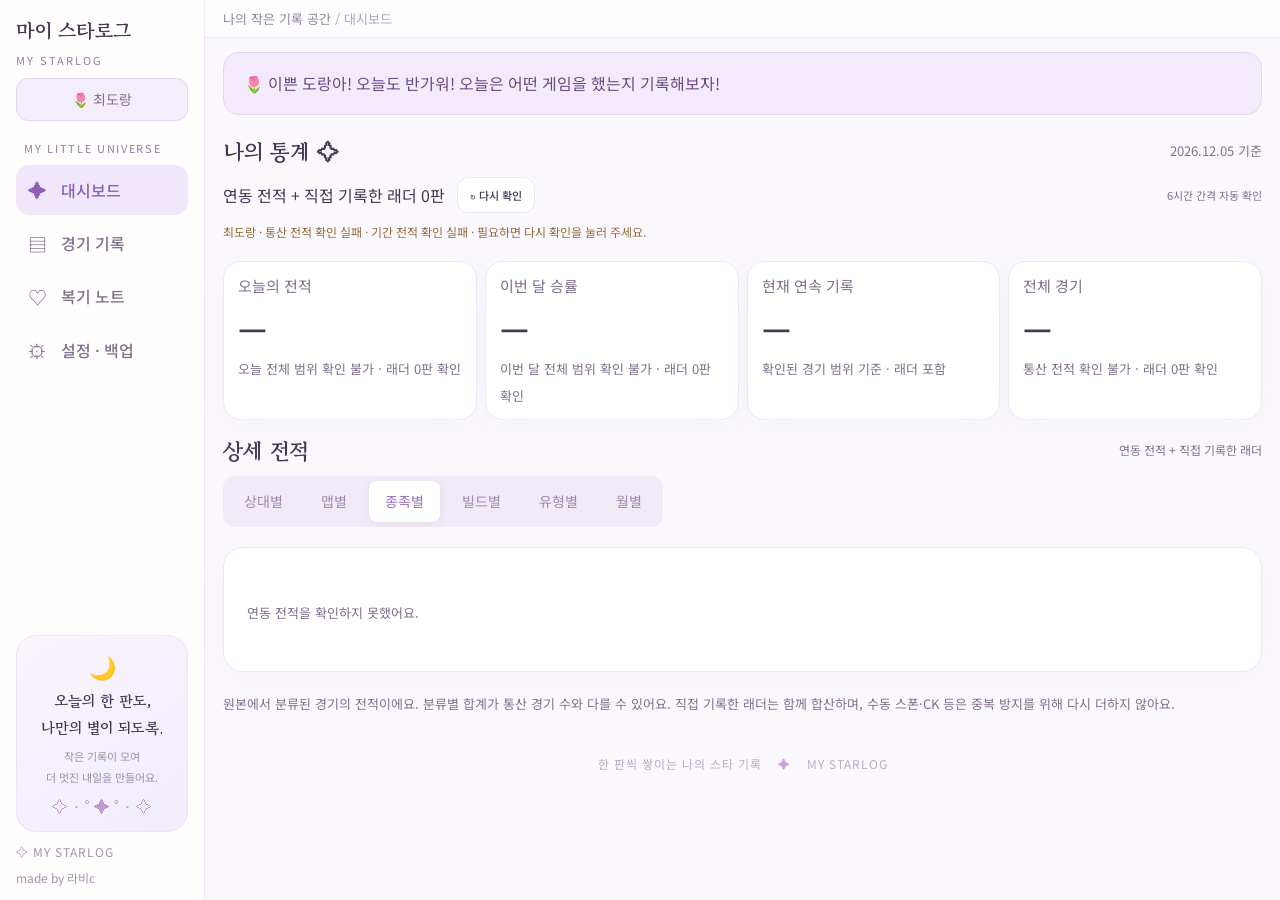
<file: starlog/index.html>
<!doctype html><html lang="ko"><head><meta charset="UTF-8"><meta name="viewport" content="width=device-width,initial-scale=1"><meta name="theme-color" content="#eee6ff"><title>마이 스타로그 · 스타크래프트 경기 기록장</title><meta name="description" content="스폰·래더·연습·CK까지, 나의 스타크래프트 경기와 빌드, 복기, 피드백을 기록하는 개인 기록장."><link rel="preconnect" href="https://fonts.googleapis.com"><link href="https://fonts.googleapis.com/css2?family=Gowun+Batang:wght@400;700&family=Noto+Sans+KR:wght@400;500;600;700;800&display=swap" rel="stylesheet"><link rel="manifest" href="manifest.webmanifest"><link rel="stylesheet" href="style.css?v=2.0.22"><link rel="stylesheet" href="elo-public.css?v=2.0.22"></head><body><aside class="sidebar"><a class="brand" href="#home"><span>마이 스타로그<small>MY STARLOG</small></span></a><div class="profile">🌷 <span id="profileName">최도랑</span></div><div class="nav-label">MY LITTLE UNIVERSE</div><nav id="nav"><a href="#home">✦ <span>대시보드</span></a><a href="#records">▤ <span>경기 기록</span></a><a href="#review">♡ <span>복기 노트</span></a><a href="#settings">⚙ <span>설정 · 백업</span></a></nav><div class="sidebar-note"><div>🌙</div><b>오늘의 한 판도,<br>나만의 별이 되도록.</b><small>작은 기록이 모여<br>더 멋진 내일을 만들어요.</small><span>✧ · ˚ ✦ ˚ · ✧</span></div><div class="sidebar-bottom">✧ MY STARLOG <small>made by 라비c</small></div></aside><main><header><div id="breadcrumb">나의 작은 기록 공간 <span> / 대시보드</span></div></header><div class="content"><div id="nameGreeting" role="status" hidden style="margin-bottom:20px;padding:16px 20px;background:#f3ebfb;border:1px solid #e4d5f1;border-radius:16px;font-size:16px;line-height:1.8;color:#6b4d82"></div><section id="home" class="page"></section><section id="records" class="page"></section><section id="review" class="page"></section><section id="settings" class="page"></section></div><footer>한 판씩 쌓이는 나의 스타 기록 <span>✦</span> MY STARLOG</footer></main><button class="floating" onclick="openForm()" aria-label="경기 기록하기">＋</button><dialog id="welcomeNotice" aria-labelledby="welcomeNoticeTitle"><div class="notice-heading"><h2 id="welcomeNoticeTitle">마이 스타로그 안내</h2><button class="icon-btn" onclick="dismissWelcomeNotice()" aria-label="안내 닫기">✕</button></div><div id="nameGuide" hidden style="margin-bottom:20px;padding:16px 20px;background:#f3ebfb;border:1px solid #e4d5f1;border-radius:16px;font-size:16px;line-height:1.8;color:#6b4d82">🌷 <a href="#settings" style="color:inherit;font-weight:600;text-underline-offset:4px">‘나의 스타로그’를 눌러 이름을 등록해 주세요.</a><br><span style="font-size:14px">설정에서 이름 / 닉네임을 입력하고 ‘설정 저장하기’를 눌러 주세요.</span></div><div id="migrationNotice" aria-live="polite"></div><div class="modal-actions"><button class="btn primary" onclick="dismissWelcomeNotice()">확인 · 닫기</button></div></dialog><dialog id="editor"><form id="matchForm"><div class="modal-head"><div><span class="eyebrow">NEW MEMORY</span><h2 id="formTitle">오늘의 한 판 기록하기 ✨</h2></div><button type="button" class="icon-btn" onclick="closeForm()" aria-label="닫기">✕</button></div><input name="id" type="hidden"><div class="form-grid"><label>경기 날짜<input name="date" type="date" required></label><label>경기 유형<select name="type"><option>스폰</option><option>래더</option><option>연습</option><option>CK</option><option>기타</option></select></label><label>상대 이름 <em>*</em><input name="opponent" list="opponents" maxlength="60" required placeholder="누구와 함께했나요?"></label><label>상대 종족<select name="race"><option value="P">프로토스</option><option value="T">테란</option><option value="Z">저그</option><option value="R">랜덤 / 모름</option></select></label><label>맵 <em>*</em><input name="map" list="maps" maxlength="80" required placeholder="맵 이름 입력"></label></div><label style="margin-bottom:18px">경기 결과 <em>*</em><select name="result" required><option value="" disabled selected>승패를 선택해 주세요</option><option value="W">승리</option><option value="L">패배</option></select></label><div class="form-grid"><label>내 빌드 <small>선택</small><input name="build" list="builds" maxlength="100" placeholder="예: 더블 넥서스"></label><label>상대 빌드 <small>선택</small><input name="enemyBuild" maxlength="100" placeholder="기억해둘 상대의 빌드"></label></div><label>복기 · 피드백 메모 <small>선택 · 최대 10,000자 · 아래쪽을 끌어 크기 조절</small><textarea name="memo" rows="8" maxlength="10000" placeholder="잘한 점도, 다음에 바꿔볼 점도 편하게 남겨요."></textarea></label><label>복기 태그 <small>쉼표로 구분</small><input name="tags" maxlength="200" placeholder="정찰, 빌드 대응, 교전, 잘한 플레이"></label><label class="check"><input name="star" type="checkbox"> ♡ 다시 보고 싶은 경기</label><div class="modal-actions"><button type="button" class="btn" onclick="copyLast()">직전 경기 가져오기</button><button type="submit" class="btn primary">기록 저장하기 ✦</button></div><p class="hint">작성 중인 내용은 이 브라우저에 임시 저장돼요.</p></form></dialog><datalist id="opponents"></datalist><datalist id="maps"></datalist><datalist id="builds"></datalist><div id="toast" role="status"></div><script src="elo-notes.js?v=2.0.22"></script>
<script src="elo-public.js?v=2.0.22"></script><script src="app.js?v=2.0.22"></script><script src="player-autofill.js?v=2.0.22"></script></body></html>
</file>
<file: broadcast-readable.css>
/* Keep the compact 16:9 match board and all set rows visible in a popup. */
.broadcast-only .broadcast-set-board:has(.broadcast-set-row:only-child){align-self:start;grid-template-rows:auto auto}
.broadcast-only .broadcast-set-board:has(.broadcast-set-row:only-child) .broadcast-set-rows{align-content:start}
@media(max-width:800px){
 .broadcast-only .broadcast-stage{grid-template-rows:auto auto minmax(0,1fr);gap:4px;padding:8px 10px 7px}
 .broadcast-only .broadcast-stage header{padding-bottom:5px}
 .broadcast-only .broadcast-stage header h1{max-width:55vw;font-size:clamp(16px,3.3vw,22px);line-height:1.15}
 .broadcast-only .broadcast-status{padding:3px 7px;font-size:clamp(10px,2.3vw,14px);font-weight:900}
 .broadcast-only .broadcast-score{gap:6px}
 .broadcast-only .broadcast-team{gap:5px;min-width:0}
 .broadcast-only .broadcast-team span{max-width:22vw;font-size:clamp(11px,2.6vw,16px);font-weight:900}
 .broadcast-only .broadcast-team strong{width:clamp(27px,6vw,40px);font-size:clamp(18px,4vw,26px);border-radius:8px}
 .broadcast-only .broadcast-score-label{min-width:50px}
 .broadcast-only .broadcast-score-label b,.broadcast-only .broadcast-score-label small{font-size:clamp(6px,1.5vw,9px)}
 .broadcast-only .broadcast-score-label em{font-size:clamp(16px,3.6vw,24px)}
 .broadcast-only .broadcast-set-board{min-height:0;padding:4px 5px;border-radius:7px}
 .broadcast-only .broadcast-set-title{margin-bottom:3px}
 .broadcast-only .broadcast-set-title strong{font-size:clamp(10px,2.2vw,15px)}
 .broadcast-only .broadcast-set-title span{font-size:clamp(9px,1.9vw,13px);font-weight:900}
 .broadcast-only .broadcast-set-rows{min-height:0;gap:2px}
 .broadcast-only .broadcast-set-row{grid-template-columns:20px 50px minmax(0,1fr) 15px minmax(0,1fr) 60px;gap:3px;min-height:0;padding:2px 3px;border-radius:5px;font-size:clamp(10px,2.5vw,14px);line-height:1.15;font-weight:850}
 .broadcast-only .broadcast-set-row>small{font-size:clamp(9px,2.1vw,12px)}
 .broadcast-only .broadcast-set-row em{font-size:clamp(8px,1.8vw,11px)}
 .broadcast-only .broadcast-set-row i{font-size:clamp(9px,2.15vw,12px);line-height:1.1;padding:2px;white-space:nowrap}
 .broadcast-only .broadcast-stage footer{display:none}
}
@media(max-width:380px){
 .broadcast-only .broadcast-stage{padding:5px 6px;gap:3px}
 .broadcast-only .broadcast-set-board{padding:2px 3px}
 .broadcast-only .broadcast-set-rows{gap:1px}
 .broadcast-only .broadcast-set-row{grid-template-columns:17px 40px minmax(0,1fr) 12px minmax(0,1fr) 47px;gap:2px;padding:1px 2px}
 .broadcast-only .broadcast-set-row i{font-size:8px;padding:1px}
}
@media(min-width:801px){
 .broadcast-only .broadcast-set-row{font-size:clamp(13px,1.4vw,20px)}
 .broadcast-only .broadcast-set-row>small{font-size:clamp(11px,1.1vw,17px)}
 .broadcast-only .broadcast-set-row i{font-size:clamp(11px,1.1vw,16px);font-weight:900}
 .broadcast-only .broadcast-set-title strong{font-size:clamp(16px,1.5vw,22px)}
 .broadcast-only .broadcast-set-title span{font-size:clamp(12px,1vw,16px)}
}
</file>
<file: starlog-theme.css>
/* Shared Starlog design; broadcast output retains its own presentation. */
:root{--bg:#faf8fd;--panel:#fffefd;--line:#e8deef;--text:#443854;--muted:#71647e;--purple:#8060a8;--purple2:#9a78bc;--sl-shadow:0 8px 32px #71558d08;color-scheme:light!important}
html:has(body:not(.broadcast-only)),html body:not(.broadcast-only){height:auto!important;overflow:auto!important}
html body:not(.broadcast-only){background:var(--season-bg,#faf8fd)!important;color:#443854!important;font-family:Pretendard,'Noto Sans KR',system-ui,sans-serif;line-height:1.55}
body:not(.broadcast-only)::before,body:not(.broadcast-only)::after{display:none!important}
html body:not(.broadcast-only) #app{display:block!important;width:100%!important;max-width:1600px;height:auto!important;max-height:none!important;min-height:100svh;padding:26px 32px 48px!important;overflow:visible!important}
html body:not(.broadcast-only) #app>.head{position:relative!important;display:grid!important;grid-template-columns:minmax(220px,1fr) 180px minmax(240px,1fr)!important;gap:22px!important;align-items:center!important;min-height:170px!important;height:auto!important;padding:24px 28px!important;margin:0 0 24px!important;border:1px solid #e9dcf1!important;border-radius:26px!important;background:linear-gradient(115deg,#eee6f9,#f7edfa 58%,#fff0ed)!important;box-shadow:none!important;isolation:isolate}
html body:not(.broadcast-only) #app>.head:before,html body:not(.broadcast-only) #app>.head:after{display:none!important}
html body:not(.broadcast-only) #app>.head>div:first-child{min-height:110px;padding-right:72px!important}
html body:not(.broadcast-only) #app>.head h1{font-family:'Gowun Batang',Batang,Georgia,serif;font-size:clamp(27px,2.5vw,38px)!important;font-weight:700!important;letter-spacing:-.04em;color:#665077!important;-webkit-text-fill-color:#665077!important;text-shadow:none!important;margin:0 0 10px!important}
html body:not(.broadcast-only) #app>.head h1:before{content:'DORANG’S LITTLE UNIVERSE';display:block;font:600 9px/2.4 system-ui,sans-serif;letter-spacing:2px;color:#836e99;-webkit-text-fill-color:#836e99}
html body:not(.broadcast-only) #app>.head .harina-signature{width:180px!important;height:auto!important;min-width:0!important;opacity:.8}
html body:not(.broadcast-only) #app>.head .dorang-header-character{width:64px!important;right:0!important}
html body:not(.broadcast-only) #app>.head .actions{justify-content:flex-end;align-items:center;gap:7px!important}
html body:not(.broadcast-only) #app>.head .actions button{font-size:11px!important;padding:8px 11px!important;min-height:34px;border-radius:12px!important;background:#fffafde6!important;border:1px solid #e3d5ec!important;color:#665575!important;box-shadow:none!important}
html body:not(.broadcast-only) #app>.app-tabs{height:auto!important;min-height:0!important;display:flex;gap:6px;padding:8px!important;margin:0 0 24px!important;background:#fffefd!important;border:1px solid #eee6f4!important;border-radius:18px!important;box-shadow:var(--sl-shadow)!important;overflow-x:auto}
html body:not(.broadcast-only) #app>.app-tabs button{display:flex;align-items:center;gap:10px;justify-content:center;min-height:44px!important;padding:10px 16px!important;font-size:13px!important;font-weight:500!important;border:0!important;border-radius:12px!important;background:transparent!important;color:#756781!important;box-shadow:none!important;text-shadow:none!important}
html body:not(.broadcast-only) #app>.app-tabs button.active{background:#efe6f8!important;color:#75529c!important;-webkit-text-fill-color:#75529c!important;font-weight:700!important}
html body:not(.broadcast-only) #app>.app-tabs button:hover{background:#f7f1fb!important;filter:none}
#app>.app-tabs [data-tab]:before{font:18px/1 Georgia,serif;color:#9b7ab7;width:22px;text-align:center}
#app>.app-tabs [data-tab=schedule]:before{content:'▦'}#app>.app-tabs [data-tab=spwn]:before{content:'▤'}#app>.app-tabs [data-tab=match]:before{content:'⚑'}#app>.app-tabs [data-tab=roulette]:before{content:'◉'}#app>.app-tabs [data-tab=prediction]:before{content:'✧'}#app>.app-tabs [data-tab=party]:before{content:'♧'}#app>.app-tabs [data-tab=settlement]:before{content:'☆'}#app>.app-tabs [data-tab=tiers]:before{content:'♛'}
html body:not(.broadcast-only) #app>.tab-view{margin-top:0!important;overflow:visible!important;min-width:0}
html body:not(.broadcast-only) #app :is(.panel,.settings,.team,.set-block,.settlement,.schedule-editor,.schedule-agenda,.party-score-panel,.spwn-note-shell,.prediction-shell,.notification-details,.backup-details){background:#fffefd!important;border:1px solid #ebe3f1!important;border-radius:20px!important;box-shadow:var(--sl-shadow)!important;color:#443854!important}
html body:not(.broadcast-only) #app :is(.section-title,.panel-title,.schedule-agenda-head) h2,html body:not(.broadcast-only) #app h3{color:#564363!important}
html body:not(.broadcast-only) #app :is(.eyebrow,.today-summary-label){font-size:10px!important;letter-spacing:1.4px;font-weight:600!important;color:#7f6c91!important}
html body:not(.broadcast-only) #app :is(input,textarea,select){background:#fffefd!important;color:#443854!important;border:1px solid #e5daee!important;border-radius:11px!important;box-shadow:none!important;font-weight:500;min-height:38px;color-scheme:light}
html body:not(.broadcast-only) #app :is(input,textarea,select):focus{outline:2px solid #c6acdF;outline-offset:1px;border-color:#ac8bc7!important}
html body:not(.broadcast-only) #app :is(button,.btn){transition:background .16s,box-shadow .16s;box-shadow:none;letter-spacing:0}
html body:not(.broadcast-only) #app :is(.primary,.spin-button){background:linear-gradient(110deg,#8060a8,#946eb1)!important;color:#fff!important;-webkit-text-fill-color:#fff!important;border:1px solid transparent!important;border-radius:12px!important;font-weight:600!important}
html body:not(.broadcast-only) #app .secondary{background:#f8f3fc!important;color:#665375!important;border:1px solid #e8ddef!important;border-radius:11px!important;font-weight:500!important}
html body:not(.broadcast-only) #app .danger{color:#a33e62!important;background:#fff1f5!important;border-color:#eed0dc!important}
html body:not(.broadcast-only) #app :is(button,a):focus-visible{outline:3px solid #ad88cc!important;outline-offset:3px}
html body:not(.broadcast-only) #app .schedule-shell{gap:18px}
html body:not(.broadcast-only) #app .schedule-shell:before,html body:not(.broadcast-only) #app .calendar:after,html body:not(.broadcast-only) #app .schedule-editor:before,html body:not(.broadcast-only) #app .schedule-toolbar:after{display:none!important}
html body:not(.broadcast-only) #app .schedule-dashboard{gap:16px}
html body:not(.broadcast-only) #app .today-summary-card{padding:23px 22px!important;border-radius:20px!important;min-height:135px;background:#fffefd!important;border:1px solid #ebe3f1!important;box-shadow:var(--sl-shadow)!important;text-align:left}
html body:not(.broadcast-only) #app .today-summary-card>strong{font-size:25px!important;font-weight:600!important;letter-spacing:-1px;color:#5c486b!important;margin:9px 0}
html body:not(.broadcast-only) #app .today-summary-card:after{opacity:.32!important;font-size:24px!important}
html body:not(.broadcast-only) #app .today-summary-detail{color:#7a6a87!important;font-size:11px!important}
html body:not(.broadcast-only) #app .schedule-toolbar{padding:20px 24px!important;min-height:86px!important;gap:18px}
html body:not(.broadcast-only) #app .schedule-toolbar h2{font-family:'Gowun Batang',Batang,Georgia,serif;font-size:24px;color:#665077!important}
html body:not(.broadcast-only) #app .calendar{padding:18px!important}
html body:not(.broadcast-only) #app .calendar-grid{border:0!important;gap:4px!important}
html body:not(.broadcast-only) #app .calendar-day{border:1px solid #f1ebf6!important;border-radius:11px!important;background:#fffefd!important;height:90px;padding:8px!important}
html body:not(.broadcast-only) #app .calendar-day.outside{background:#faf8fc!important;opacity:.65}
html body:not(.broadcast-only) #app .calendar-day.today{background:#fff1f6!important;box-shadow:inset 0 0 0 1px #dfa9c1!important}
html body:not(.broadcast-only) #app .calendar-day.selected{background:#f1eafa!important;box-shadow:inset 0 0 0 2px #ad88cc!important}
html body:not(.broadcast-only) #app .calendar-number{font-weight:600!important;color:#635071!important}
html body:not(.broadcast-only) #app .calendar-day:nth-child(7n+1) .calendar-number{color:#a23e65!important}
html body:not(.broadcast-only) #app .calendar-day:nth-child(7n) .calendar-number{color:#365f9c!important}
html body:not(.broadcast-only) #app :is(.schedule-agenda-row,.schedule-list-item,.history-row,.player,.overview-row:not(.in-progress),.party-team-score,.funding-teams>div,.settle-summary>div){background:#f8f4fc!important;border-color:#e9e0f1!important;border-radius:12px!important;color:#51415f!important}
html body:not(.broadcast-only) #app :is(.score,.roulette-result,.set-score){background:linear-gradient(120deg,#f1e9fa,#fdf0f5)!important;border-color:#e7d8ef!important;color:#614875!important;border-radius:18px!important}
html body:not(.broadcast-only) #app .score strong{color:#8060a8!important}
html body:not(.broadcast-only) #app :is(.spwn-note-bar,.prediction-bar){padding:14px 20px!important;background:#fcf9ff!important;border-color:#eee4f5!important;color:#645175!important}
html body:not(.broadcast-only) #app :is(.spwn-native-host,.prediction-native-host){height:78svh!important;min-height:520px!important;background:#faf8fd!important}
html body.starlog-active #app>.spwn-note-view{overflow:hidden!important}
html body.starlog-active #app .spwn-note-shell{height:82svh!important;min-height:520px}
html body.starlog-active #app .spwn-native-host{height:auto!important;min-height:0!important}
html body:not(.broadcast-only) .dorang-sleeping-cat{width:105px!important;opacity:.75!important;right:16px!important;bottom:8px!important;pointer-events:none}
html body:not(.broadcast-only) .season-scene{opacity:.3}
@media(min-width:1320px){
html body:not(.broadcast-only) #app{margin-left:224px!important;width:calc(100% - 224px)!important;max-width:none!important;padding:28px 36px 48px!important}
html body:not(.broadcast-only) #app>.app-tabs{position:fixed!important;left:0;top:0;bottom:0;width:224px!important;height:100svh!important;max-height:100svh;padding:36px 20px 24px!important;margin:0!important;display:flex!important;flex-direction:column;align-items:stretch;justify-content:flex-start;gap:8px;border:0!important;border-right:1px solid #ece3f3!important;border-radius:0!important;overflow-y:auto!important;overflow-x:hidden!important;z-index:20;box-shadow:none!important}
html body:not(.broadcast-only) #app>.app-tabs:before{content:'도랑이꺼야 ♡';white-space:pre;display:block;font:700 23px/2.1 Batang,Georgia,serif;color:#675077;padding:0 10px 36px;letter-spacing:-.5px}
html body:not(.broadcast-only) #app>.app-tabs:after{content:'오늘도 함께하는\A도랑이의 작은 기록 공간\A\A✧  made by 라비c';white-space:pre;display:block;margin-top:auto;padding:28px 15px;text-align:center;background:linear-gradient(145deg,#faf4fc,#f0ecfb);border:1px solid #eee4f6;border-radius:20px;color:#867097;font:13px/2 Batang,Georgia,serif}
html body:not(.broadcast-only) #app>.app-tabs button{flex:0 0 auto!important;justify-content:flex-start!important;width:100%;white-space:nowrap;min-height:48px!important;padding:13px 16px!important}
}
@media(max-width:1100px){html body:not(.broadcast-only) #app>.head{grid-template-columns:minmax(180px,1fr) 160px!important}html body:not(.broadcast-only) #app>.head .actions{grid-column:1/-1;justify-content:flex-start}html body:not(.broadcast-only) #app>.head .harina-signature{width:160px!important}}
@media(max-width:700px){
html body:not(.broadcast-only) #app{padding:16px 12px 40px!important}
html body:not(.broadcast-only) #app>.head{grid-template-columns:minmax(0,1fr) 100px!important;gap:12px!important;padding:20px 18px!important;min-height:0!important;border-radius:22px!important;margin-bottom:14px!important}
html body:not(.broadcast-only) #app>.head>div:first-child{padding-right:0!important;min-height:95px}
html body:not(.broadcast-only) #app>.head h1{font-size:26px!important}
html body:not(.broadcast-only) #app>.head .harina-signature{width:100px!important}
html body:not(.broadcast-only) #app>.head .dorang-header-character{display:none!important}
html body:not(.broadcast-only) #app>.head .actions{gap:6px!important}
html body:not(.broadcast-only) #app>.app-tabs{margin-bottom:16px!important}
html body:not(.broadcast-only) #app>.app-tabs button{font-size:12px!important;min-height:42px!important;padding:9px 12px!important}
html body:not(.broadcast-only) #app .schedule-dashboard{grid-template-columns:repeat(2,minmax(0,1fr))!important;gap:10px!important}
html body:not(.broadcast-only) #app .today-summary-card{min-height:126px!important;padding:16px 14px!important}
html body:not(.broadcast-only) #app .today-summary-card>strong{font-size:21px!important}
html body:not(.broadcast-only) #app .calendar{padding:9px!important}
html body:not(.broadcast-only) #app .calendar-grid{gap:2px!important}
html body:not(.broadcast-only) #app .calendar-day{height:75px;padding:5px!important;border-radius:8px!important}
html body:not(.broadcast-only) #app .schedule-toolbar{padding:16px!important;flex-wrap:wrap}
html body:not(.broadcast-only) #app .schedule-toolbar h2{font-size:22px!important}
html body:not(.broadcast-only) #app .schedule-main-layout,html body:not(.broadcast-only) #app .schedule-bottom-layout{grid-template-columns:minmax(0,1fr)!important}
}
@media(prefers-reduced-motion:reduce){body:not(.broadcast-only) #app *{transition:none!important;scroll-behavior:auto!important}}

/* Keep schedule categories and special dates visually identifiable. */
html body:not(.broadcast-only) #app .calendar-day.holiday{background:#fff2f5!important}
html body:not(.broadcast-only) #app .calendar-day.dorang-special{background:#f6eafa!important;border-color:#cfaddf!important}
html body:not(.broadcast-only) #app .schedule-list-item[class*=type-]{border-left:4px solid var(--schedule-color)!important}
html body:not(.broadcast-only) #app input[type=checkbox],html body:not(.broadcast-only) #app input[type=radio]{min-height:0!important;accent-color:#8060a8}
/* Override the older monthly image banner while keeping monthly accents. */
html[data-season-theme] body:not(.broadcast-only) #app>.head{background:linear-gradient(115deg,#eee6f9,#f7edfa 58%,#fff0ed)!important}
html[data-season-theme] body:not(.broadcast-only) #app>.head h1{background:transparent!important;padding:0!important;border-radius:0!important}
html body:not(.broadcast-only) #app>.head .eyebrow{display:none!important}
html body:not(.broadcast-only) #app>.head .sub{color:#71647e!important;font-size:12px!important;line-height:1.65!important}
html[data-season-theme] body:not(.broadcast-only) #app .calendar-day:nth-child(7n+1) .calendar-number{-webkit-text-fill-color:#a23e65!important}
html[data-season-theme] body:not(.broadcast-only) #app .calendar-day:nth-child(7n) .calendar-number{-webkit-text-fill-color:#365f9c!important}

/* Compact workspace: spend the viewport on controls, not decoration. */
html body:not(.broadcast-only) #app{padding:10px 16px 14px!important}
html body:not(.broadcast-only) #app>.head{min-height:80px!important;padding:10px 16px!important;gap:12px!important;margin-bottom:10px!important;border-radius:18px!important;grid-template-columns:minmax(170px,1fr) 110px minmax(310px,1.5fr)!important}
html body:not(.broadcast-only) #app>.head>div:first-child{min-height:0!important;padding-right:44px!important}
html body:not(.broadcast-only) #app>.head h1{font-size:26px!important;margin:0!important}
html body:not(.broadcast-only) #app>.head h1:before{font-size:8px;line-height:1.5}
html body:not(.broadcast-only) #app>.head .sub{display:none!important}
html body:not(.broadcast-only) #app>.head .harina-signature{width:110px!important}
html body:not(.broadcast-only) #app>.head .dorang-header-character{width:40px!important}
html body:not(.broadcast-only) #app>.head .actions{gap:4px!important}
html body:not(.broadcast-only) #app>.head .actions button{padding:5px 8px!important;min-height:30px!important}
html body:not(.broadcast-only) #app>.app-tabs{padding:4px!important;margin-bottom:10px!important}
html body:not(.broadcast-only) #app>.app-tabs button{min-height:36px!important;padding:7px 12px!important}
html body:not(.broadcast-only) #app .schedule-shell{gap:8px!important}
html body:not(.broadcast-only) #app .schedule-dashboard{gap:8px!important}
html body:not(.broadcast-only) #app .today-summary-card{padding:10px 14px!important;min-height:0!important;border-radius:14px!important}
html body:not(.broadcast-only) #app .today-summary-card>strong{font-size:21px!important;margin:3px 0!important}
html body:not(.broadcast-only) #app .today-summary-detail{font-size:11px!important}
html body:not(.broadcast-only) #app .schedule-toolbar{padding:8px 14px!important;min-height:48px!important;height:auto!important;gap:8px!important}
html body:not(.broadcast-only) #app .schedule-toolbar h2{font-size:20px!important}
html body:not(.broadcast-only) #app .schedule-toolbar .eyebrow{display:none!important}
html body:not(.broadcast-only) #app .calendar{padding:8px!important}
html body:not(.broadcast-only) #app .calendar-day{height:clamp(44px,7vh,64px)!important;padding:4px!important;border-radius:8px!important}
html body:not(.broadcast-only) #app .schedule-editor{padding:10px!important;gap:5px!important}
html body:not(.broadcast-only) #app .schedule-editor label{gap:3px!important}
html body:not(.broadcast-only) #app .schedule-editor :is(input,select){min-height:32px!important;padding:5px 8px!important}
html body:not(.broadcast-only) #app .schedule-editor textarea{height:38px!important;min-height:38px!important}
html body:not(.broadcast-only) #app .schedule-editor h3{margin:0!important}
html body:not(.broadcast-only) #app .schedule-editor-head{margin-bottom:4px!important}
html body:not(.broadcast-only) #app :is(.notification-details,.backup-details){padding-top:5px!important;padding-bottom:5px!important}
html body:not(.broadcast-only) #app :is(.spwn-note-bar,.prediction-bar){padding:7px 12px!important}
html body:not(.broadcast-only) #app>footer{margin:6px 0 0!important;padding:0!important;font-size:10px!important}
html body:not(.broadcast-only) .dorang-sleeping-cat{width:68px!important}
@media(min-width:1320px){
 html body:not(.broadcast-only) #app{padding:12px 20px!important}
 html body:not(.broadcast-only) #app>.app-tabs{padding:20px 14px!important;margin:0!important}
 html body:not(.broadcast-only) #app>.app-tabs:before{padding-bottom:16px!important;font-size:22px}
 html body:not(.broadcast-only) #app>.app-tabs:after{padding:16px 10px!important}
}
@media(min-width:701px) and (max-width:1100px){
 html body:not(.broadcast-only) #app>.head{grid-template-columns:minmax(160px,1fr) 100px minmax(260px,1.5fr)!important}
 html body:not(.broadcast-only) #app>.head .actions{grid-column:auto!important;justify-content:flex-end}
 html body:not(.broadcast-only) #app>.head .harina-signature{width:100px!important}
}
@media(min-width:701px){
 html body:not(.broadcast-only) #app .schedule-layout{grid-template-columns:minmax(0,1fr) minmax(235px,28%)!important;gap:8px!important}
 html body:not(.broadcast-only) #app .schedule-dashboard{grid-template-columns:repeat(4,minmax(0,1fr))!important}
}
/* The outer notebook frame must never create a second vertical scrollbar. */
html:has(body.starlog-active),html body.starlog-active{height:100%!important;overflow:hidden!important}
html body.starlog-active #app{display:flex!important;flex-direction:column!important;height:100dvh!important;min-height:0!important;max-height:100dvh!important;overflow:hidden!important}
html body.starlog-active #app>.head,html body.starlog-active #app>.app-tabs,html body.starlog-active #app>footer{flex-shrink:0!important}
html body.starlog-active #app>.spwn-note-view{flex:1 1 0!important;min-height:0!important;overflow:hidden!important}
html body.starlog-active #app .spwn-note-shell{height:100%!important;min-height:0!important;max-height:100%!important;overflow:hidden!important}
html body.starlog-active #app .spwn-native-host{flex:1 1 0!important;height:0!important;min-height:0!important;overflow:hidden!important}
html body.starlog-active #app .spwn-native-host iframe{height:100%!important;min-height:0!important}
@media(max-width:700px){
 html body:not(.broadcast-only) #app{padding:8px!important}
 html body:not(.broadcast-only) #app>.head{grid-template-columns:minmax(0,1fr) 76px!important;padding:10px 12px!important;gap:6px!important}
 html body:not(.broadcast-only) #app>.head>div:first-child{min-height:0!important;padding-right:0!important}
 html body:not(.broadcast-only) #app>.head h1{font-size:24px!important}
 html body:not(.broadcast-only) #app>.head .harina-signature{width:76px!important}
 html body:not(.broadcast-only) #app>.head .actions{grid-column:1/-1!important;justify-content:flex-start!important}
 html body:not(.broadcast-only) #app>.head .actions button{min-height:32px!important}
 html body:not(.broadcast-only) #app>.app-tabs button{min-height:40px!important}
 html body:not(.broadcast-only) #app .schedule-dashboard{gap:6px!important}
 html body:not(.broadcast-only) #app .today-summary-card{padding:9px 10px!important;min-height:0!important}
 html body:not(.broadcast-only) #app .calendar-day{height:54px!important}
 html body.starlog-active #app>.head .actions{display:none!important}
 html body.starlog-active #app .spwn-note-bar{display:none!important}
 html body.starlog-active #app>footer{display:none!important}
}
@media(min-width:701px){
 html body:not(.broadcast-only) #app .today-summary-card{gap:2px!important}
 html body:not(.broadcast-only) #app .today-race-list{font-size:11px!important;gap:2px 6px!important;line-height:1.3!important}
 html body:not(.broadcast-only) #app .schedule-editor .eyebrow{display:none!important}
 html body:not(.broadcast-only) #app .schedule-editor h3{font-size:16px!important}
 html body:not(.broadcast-only) #app .schedule-editor{gap:3px!important}
 html body:not(.broadcast-only) #app .calendar-day{height:clamp(42px,6vh,54px)!important}
}

.schedule-play-records{display:grid;gap:5px;margin-top:8px;max-height:240px;overflow:auto}.schedule-play-row{display:flex;align-items:center;gap:10px;padding:8px 10px;background:#faf7fd;border:1px solid #eadff1;border-radius:9px}.schedule-play-row small{display:block;font-size:11px;color:#71647e}.schedule-play-row b{font-size:13px}.play-win{color:#28724e}.play-loss{color:#ad4265}

.dorang-welcome{padding:16px 20px;background:#f3ebfb;border:1px solid #e4d5f1;border-radius:16px;color:#6b4d82;font-size:15px;line-height:1.8;overflow-wrap:anywhere}
@media(max-width:700px){.dorang-welcome{padding:12px 14px;font-size:14px}}
</file>
<file: tier-board.css>
.shared-tier-board{color:#3e304b;padding:18px;min-height:360px}
.shared-tier-head{display:flex;justify-content:space-between;align-items:center;flex-wrap:wrap;gap:14px;margin-bottom:18px}
.shared-tier-head h2{font-size:24px;margin:0 0 5px;color:#3e304b}
.shared-tier-head p,.shared-tier-foot{font-size:12px;color:#75677c;margin:0}
.shared-tier-actions{display:flex;gap:8px}
.shared-tier-actions button{cursor:pointer;border:1px solid #cbb6d8;background:#fff;color:#604678;border-radius:9px;padding:8px 12px;font-weight:750}
.shared-tier-actions button[aria-pressed=true]{background:#7754a5;color:#fff;border-color:#7754a5}
.shared-tier-filters{display:flex;flex-wrap:wrap;gap:7px;margin:0 0 18px}
.shared-tier-filters button{cursor:pointer;border:1px solid #dfd2e7;border-radius:999px;background:#fff;color:#604678;padding:7px 11px;font:inherit;font-size:13px;font-weight:700;white-space:nowrap}
.shared-tier-filters button small{margin-left:3px;font-size:11px;opacity:.75}
.shared-tier-filters button[aria-pressed=true]{background:#7754a5;color:#fff;border-color:#7754a5}
.shared-tier-filters button:focus-visible,.shared-tier-actions button:focus-visible{outline:2px solid #5e3194;outline-offset:2px}
.shared-tier-grid{display:grid;grid-template-columns:1fr;gap:14px}
.shared-tier-group{border:1px solid #e2d4e9;background:#fff;border-radius:14px;overflow:hidden;box-shadow:0 4px 14px #48335b0c}
.shared-tier-group h3{background:#f4edf9;color:#523a68;margin:0;padding:10px 13px;font-size:16px}
.shared-tier-group h3 small{float:right;font-size:11px;font-weight:500;color:#75677c}
.shared-tier-players{display:grid;grid-template-columns:repeat(auto-fill,minmax(190px,1fr));gap:4px 12px;padding:10px 13px}
.shared-tier-player{display:flex;align-items:center;gap:7px;min-width:0;min-height:36px;padding:3px 6px;border:1px solid #f1eaf4;border-radius:8px;font-size:13px}
.shared-tier-player[data-live-id]{background:#fff8fb;border-color:#f2d2df}
.shared-tier-avatar{display:block;flex:none;width:26px;height:26px;overflow:hidden;border-radius:50%;background:#f2eaf5;border:1px solid #e7daeb}
.shared-tier-avatar img{display:block;width:100%;height:100%;object-fit:cover}
.shared-tier-player a{color:#453354;text-decoration:none;overflow:hidden;text-overflow:ellipsis;white-space:nowrap}
.shared-tier-player a[href^="https://eloboard.com/players/"]{flex:1;min-width:0}
.shared-tier-player a:hover{text-decoration:underline}
.shared-tier-race{flex:none;min-width:20px;font-size:11px;font-weight:850;text-align:center;border-radius:5px;background:#eee;color:#444}
.shared-tier-race.race-T{color:#fff;background:#668eed}.shared-tier-race.race-P{color:#fff;background:#bd91d6}.shared-tier-race.race-Z{color:#fff;background:#d16d96}
.shared-tier-player .shared-tier-live{color:#bf1744;font-weight:850;font-size:11px}
.shared-tier-preview button:focus-visible{outline:2px solid #5e3194;outline-offset:2px}
.shared-tier-preview{position:fixed;z-index:10020;width:min(380px,calc(100vw - 24px));overflow:hidden;border:1px solid #dfc9e7;border-radius:13px;background:#fff;box-shadow:0 16px 50px #27173955;color:#3e304b}
.shared-tier-preview-head{display:flex;align-items:center;justify-content:space-between;padding:8px 12px;font-size:13px}
.shared-tier-preview-head strong{min-width:0;overflow:hidden;text-overflow:ellipsis;white-space:nowrap}
.shared-tier-preview-head button{border:0;background:none;color:#6b5578;font-size:22px;line-height:1;cursor:pointer}
.shared-tier-preview-video{display:grid;place-items:center;aspect-ratio:16/9;background:#17121e;color:#fff}
.shared-tier-preview-video img{display:block;width:100%;height:100%;object-fit:contain;grid-area:1/1}
.shared-tier-preview-video em{display:none;font-size:12px;font-style:normal;grid-area:1/1}
.shared-tier-preview-video.unavailable img{display:none}
.shared-tier-preview-video.unavailable em{display:block}
.shared-tier-preview-help{display:block;padding:9px 12px;color:#705f79;font-size:11px;line-height:1.4}
.shared-tier-empty{padding:35px;text-align:center;color:#75677c}
.shared-tier-foot{margin:18px 0 0}
@media(max-width:550px){.shared-tier-board{padding:12px}.shared-tier-players{grid-template-columns:repeat(2,minmax(0,1fr));gap:4px;padding:8px}.shared-tier-player{gap:4px;font-size:11px;padding:2px 4px}.shared-tier-avatar{width:24px;height:24px}.shared-tier-player .shared-tier-live{font-size:10px}.shared-tier-filters{flex-wrap:nowrap;overflow-x:auto;padding-bottom:8px;scrollbar-width:thin}}
@media(max-width:380px){.shared-tier-players{grid-template-columns:1fr}}
</file>
<file: starlog/style.css>
:root{--bg:#faf8fd;--ink:#443854;--muted:#92869f;--purple:#9570c8;--accent:#b488cf;--line:#eee7f4;--pink:#e998b3;--card:#fff;--shadow:0 7px 30px #8e6dab09}*{box-sizing:border-box}body{margin:0;background:var(--bg);color:var(--ink);font:14px 'Noto Sans KR',sans-serif}button,input,select,textarea{font:inherit}button,a,input,select,textarea{-webkit-tap-highlight-color:transparent}button,a{cursor:pointer}button{color:inherit}a{color:inherit;text-decoration:none}button:focus-visible,a:focus-visible{outline:3px solid #bd9ae5;outline-offset:3px}.sidebar{width:240px;height:100vh;position:fixed;top:0;background:#fffdfd;border-right:1px solid var(--line);padding:38px 25px 24px;display:flex;flex-direction:column;z-index:5}.brand{display:flex;gap:10px;align-items:center;font:700 20px 'Gowun Batang',serif;white-space:nowrap}.brand-icon{display:grid;place-items:center;font-size:34px;color:#ab7bd1;background:#f2eafa;border:1px solid #e5d6f6;border-radius:15px;width:44px;height:46px}.brand small{display:block;font:9px 'Noto Sans KR',sans-serif;letter-spacing:3px;color:#a592b1;margin-top:7px}.nav-label{font-size:9px;letter-spacing:1.7px;color:#b2a6bb;margin:46px 10px 15px}nav{display:grid;gap:8px}nav a{display:flex;align-items:center;gap:14px;padding:14px 17px;border-radius:13px;color:#9688a2;font-size:19px}nav a span{font-size:13px;font-weight:500}nav a.active{background:#f0e7fa;color:#8d60b6}nav a:hover{background:#f7f1fb}.sidebar-note{margin-top:auto;padding:26px 15px;text-align:center;background:linear-gradient(145deg,#faf4fc,#f0ecfb);border:1px solid #eee4f6;border-radius:20px;position:relative}.sidebar-note>div{font-size:30px;margin-bottom:10px}.sidebar-note b{font:700 16px/1.8 'Gowun Batang',serif}.sidebar-note small{display:block;font-size:10px;color:#a08eac;line-height:1.9;margin:13px 0}.sidebar-note>span{color:#be9bd3}.sidebar-bottom{font-size:9px;letter-spacing:1px;color:#a493b0;margin-top:24px}.sidebar-bottom span{float:right}.sidebar-bottom small{display:block;font-size:10px;letter-spacing:0;margin-top:6px}main{margin-left:240px}header{height:83px;border-bottom:1px solid var(--line);padding:0 42px;display:flex;justify-content:space-between;align-items:center;background:#fff9;font-size:11px;color:var(--muted)}header span{color:#b1a4bb}.profile{border:1px solid var(--line);background:white;border-radius:24px;padding:9px 15px;font-size:13px}.profile span{color:#887097;margin-left:6px}.content{max-width:1320px;margin:auto;padding:32px 42px 24px}.page{display:none}.page.active{display:block}.hero{background:linear-gradient(110deg,#efe7fa 0%,#f5eafa 53%,#fcecef 100%);border:1px solid #eadcf3;border-radius:24px;padding:34px 36px;min-height:232px;display:flex;position:relative;overflow:hidden}.hero-copy{z-index:1}.eyebrow{font-size:10px;letter-spacing:2px;color:#a58bb9;font-weight:600}.hero h1{font:700 clamp(26px,2.6vw,36px)/1.6 'Gowun Batang',serif;margin:11px 0;color:#675077}.hero h1 span{color:#a276ba}.hero p{color:#a18aa9;font-size:12px;margin:0 0 23px}.btn{padding:11px 18px;border:1px solid var(--line);border-radius:11px;background:white;font-weight:500;font-size:12px;display:inline-flex;align-items:center;justify-content:center;gap:7px}.btn:hover{filter:brightness(.98);transform:translateY(-1px)}.btn.primary{background:linear-gradient(110deg,#a280c6,#bd94ce);color:white;border-color:transparent;box-shadow:0 5px 12px #ae88c331}.btn.small{padding:7px 11px;font-size:11px}.hero-art{position:absolute;right:35px;top:12px;width:270px;height:220px;pointer-events:none}.moon{position:absolute;right:64px;top:28px;width:120px;height:120px;border-radius:50%;background:linear-gradient(130deg,#fff8d8,#f1d59c);box-shadow:0 12px 30px #c49ba925,inset -12px -9px 15px #d6aa7730;transform:rotate(-22deg)}.moon:after{content:'';position:absolute;width:103px;height:103px;top:-14px;right:-20px;border-radius:50%;background:#f6eafa}.cloud{position:absolute;bottom:35px;right:24px;width:213px;height:49px;border-radius:50px;background:linear-gradient(#ffffffec,#f6effdf7);box-shadow:0 12px 22px #b29ac224}.cloud:before,.cloud:after{content:'';position:absolute;border-radius:50%;background:#fff9ff;width:75px;height:75px;left:35px;bottom:12px}.cloud:after{width:60px;height:60px;left:103px;bottom:15px}.art-star{position:absolute;color:#bd91d1;font-size:28px;text-shadow:0 3px 5px #cf9ed347}.art-star.s1{top:30px;left:18px}.art-star.s2{top:95px;right:0;color:#dfacb5;font-size:37px}.art-star.s3{bottom:22px;left:12px;font-size:19px}.art-ribbon{position:absolute;right:44px;bottom:18px;font-size:40px;transform:rotate(12deg)}.orbit{position:absolute;inset:18px 0;border:1px solid #d4b5e14f;border-radius:50%;transform:rotate(-25deg)}.section-top{display:flex;align-items:center;justify-content:space-between;margin:29px 0 16px;gap:10px}.section-top h2,.page-title{font:700 21px 'Gowun Batang',serif;margin:0}.section-top small{font-size:11px;color:var(--muted)}.date-label{font-size:11px;color:#a492af}.metrics{display:grid;grid-template-columns:repeat(4,1fr);gap:15px;margin:22px 0}.metric{background:white;border:1px solid var(--line);border-radius:18px;padding:21px 23px;box-shadow:var(--shadow);position:relative}.metric .metric-icon{float:right;background:#f7f0fc;padding:9px;border-radius:12px;font-size:18px}.metric:nth-child(2) .metric-icon{background:#fff1f4}.metric:nth-child(3) .metric-icon{background:#eff8f6}.metric-title{font-size:11px;color:#a08da9}.metric strong{font-size:29px;display:block;letter-spacing:-1px;margin:12px 0 7px;font-weight:600}.metric strong small{font-size:13px;font-weight:400;color:#b5a9bf;margin-left:4px}.metric>small{color:#b0a1b9;font-size:10px}.two-col{display:grid;grid-template-columns:1.65fr 1fr;gap:23px}.panel{background:white;border:1px solid var(--line);border-radius:20px;padding:23px;box-shadow:var(--shadow)}.panel-title{display:flex;justify-content:space-between;align-items:center;margin-bottom:20px}.panel-title h3{font:700 17px 'Gowun Batang',serif;margin:0}.panel-title a{font-size:10px;color:#a18aac}.empty{text-align:center;padding:34px 15px;color:#a392ae}.empty .empty-icon{font-size:40px;display:block;margin-bottom:13px}.empty b{font:700 18px 'Gowun Batang',serif;color:#9982a8}.empty p{font-size:11px;line-height:1.9;margin-bottom:20px}.tip{background:linear-gradient(115deg,#f7effb,#fff3f5);border:1px solid #eee2f3;border-radius:17px;padding:19px 24px;margin-top:23px;display:flex;gap:18px;align-items:center}.tip>span{font-size:24px}.tip b{font:700 14px 'Gowun Batang',serif}.tip p{font-size:11px;color:#a38eac;margin:7px 0 0}.calendar-head{display:flex;justify-content:space-between;align-items:center;font-size:12px}.icon-btn{background:transparent;border:0;padding:7px;border-radius:8px;color:#a18dab}.calendar-grid{display:grid;grid-template-columns:repeat(7,1fr);gap:4px;text-align:center;margin-top:14px}.day-label{font-size:9px;color:#b9a9c1;padding:5px}.day{border:0;background:transparent;min-height:34px;padding:5px 0;border-radius:9px;font-size:10px;position:relative}.day.today{background:#efe5fa;color:#9c70bd;font-weight:700}.day.has-game:after{content:'';display:block;width:4px;height:4px;border-radius:50%;background:#d99bbd;margin:3px auto 0}.day:hover{background:#faf2fc}.calendar-legend{font-size:9px;color:#b1a0bb;margin-top:14px;text-align:center}.table-wrap{overflow:auto}table{width:100%;border-collapse:collapse;white-space:nowrap}th{font-weight:400;color:#b4a3bd;font-size:10px;text-align:left;padding:12px 10px;border-bottom:1px solid var(--line)}td{padding:15px 10px;border-bottom:1px solid #f5eff8;font-size:11px}tr:last-child td{border:0}tbody tr.clickable{cursor:pointer}tbody tr.clickable:hover{background:#fdf9ff}.badge{display:inline-block;padding:5px 9px;border-radius:7px;font-size:10px;background:#f2ebfa;color:#a47cbd}.badge.win{color:#649b95;background:#edf7f4}.badge.loss{color:#c18da4;background:#fcf0f4}.race{display:inline-grid;place-items:center;width:22px;height:22px;border-radius:7px;font-size:10px;background:#f0e9f9;color:#a07abb;margin-right:7px}.race.T{background:#eaf3fb;color:#7395b6}.race.Z{background:#fbedf3;color:#ba83a6}.filters{display:flex;flex-wrap:wrap;gap:9px;margin:20px 0}.filters input{min-width:150px;flex:1}.filters select{min-width:100px}.filters label{font-size:10px;color:var(--muted)}input:not([type=radio]):not([type=checkbox]),select,textarea{border:1px solid #e9dff0;background:#fffdff;border-radius:10px;padding:11px 12px;color:#66516f;outline:none;max-width:100%}input:focus,select:focus,textarea:focus{border-color:#ba96d5!important;box-shadow:0 0 0 3px #c29ee615}input::placeholder,textarea::placeholder{color:#bbadbf;font-size:11px}.filters input,.filters select{font-size:11px}.subtext{color:#a591af;font-size:12px;line-height:1.9}.page-heading{display:flex;justify-content:space-between;align-items:center}.page-heading p{margin-bottom:0}.segmented{display:flex;gap:5px;background:#f1eaf7;padding:5px;border-radius:12px;width:max-content;max-width:100%;overflow:auto}.segmented button{border:0;border-radius:8px;background:transparent;font-size:11px;padding:9px 16px;color:#a08aac;white-space:nowrap}.segmented button.selected{background:white;color:#9a70b5;box-shadow:0 2px 8px #8c72931a}.bar-track{height:7px;background:#f4ecf8;border-radius:20px;width:130px;overflow:hidden}.bar-fill{height:100%;background:linear-gradient(90deg,#c7a8e2,#e7bed4);border-radius:20px}.review-grid{display:grid;grid-template-columns:repeat(2,1fr);gap:17px}.review-card{padding:22px;border:1px solid var(--line);border-radius:18px;background:white;cursor:pointer}.review-card h3{font-size:14px;margin:14px 0 8px}.review-card p{font-size:12px;color:#96839e;line-height:1.9;white-space:pre-wrap;overflow-wrap:anywhere}.tag{font-size:10px;padding:4px 8px;background:#f7f0fa;border-radius:6px;color:#ab8bbb;display:inline-block;margin:3px}.settings-grid{display:grid;grid-template-columns:1fr 1fr;gap:22px;margin-top:24px}.settings-grid h3{font:700 19px 'Gowun Batang',serif}.settings-grid label{margin-top:16px}.settings-grid .btn{margin-top:17px}.settings-grid textarea{width:100%}.backup-status{padding:15px;background:#faf5fd;border-radius:12px;font-size:11px;line-height:1.9;color:#aa91b5;margin:18px 0}.danger{color:#c4819b}footer{padding:25px 42px 28px;text-align:center;font-size:9px;letter-spacing:1px;color:#baacc3}footer span{margin:0 12px;color:#c8a3d6}.floating{display:none}dialog{border:1px solid #e9dbf1;border-radius:24px;padding:28px;width:620px;max-width:calc(100% - 26px);max-height:90vh;color:var(--ink);box-shadow:0 22px 100px #66437e33}dialog::backdrop{background:#55436550;backdrop-filter:blur(5px)}.modal-head{display:flex;justify-content:space-between;align-items:start}.modal-head h2{font:700 23px 'Gowun Batang',serif;margin:10px 0 25px}.form-grid{display:grid;grid-template-columns:1fr 1fr;gap:15px;margin-bottom:16px}label{display:block;font-size:11px;color:#96829f}label input:not([type=checkbox]):not([type=radio]),label select,label textarea{display:block;width:100%;margin-top:7px}label em{font-style:normal;color:#c38da7}label small{font-size:9px;color:#bcadbf;margin-left:5px}.result-pick{display:flex;gap:10px;margin:9px 0 18px}.result-pick label{flex:1;cursor:pointer}.result-pick input{position:absolute;opacity:0}.result-pick span{display:block;padding:12px;text-align:center;border:1px solid var(--line);border-radius:10px}.result-pick input:checked+span{background:#f1e6fa;border-color:#c19ddd;color:#9161ae}.result-pick input:focus-visible+span{outline:2px solid #9570c8}textarea{resize:vertical}.check{display:flex;gap:8px;align-items:center;margin:18px 0}.check input{accent-color:#b68ace}#matchForm>label{margin-top:12px}.modal-actions{display:flex;justify-content:space-between;gap:10px;border-top:1px solid var(--line);padding-top:20px}.hint{font-size:10px;color:#b7a7bf;text-align:center;margin-bottom:0}#toast{position:fixed;bottom:30px;left:50%;transform:translateX(-50%) translateY(100px);background:#725783;color:white;padding:14px 24px;border-radius:14px;z-index:99;font-size:12px;box-shadow:0 8px 30px #7b5b7d30;transition:transform .2s;max-width:90%;text-align:center}#toast.show{transform:translateX(-50%) translateY(0)}.actions{display:flex;gap:8px;flex-wrap:wrap}.star-button{background:transparent;border:0;font-size:16px;color:#c5a0d6}.star-button.on{color:#d88bb4}.month-title{font-size:12px;color:#9c85a9}.stat-note{font-size:11px;color:#ac98b6;margin-top:20px;line-height:1.8}
@media(min-width:1500px){.hero{min-height:260px}.hero-art{right:90px;top:25px;transform:scale(1.1)}}@media(max-width:1100px){.sidebar{width:205px;padding:30px 18px}.brand{font-size:17px}main{margin-left:205px}.content{padding:25px}.hero-art{right:10px;opacity:.75;transform:scale(.8);transform-origin:right center}.hero h1{font-size:27px}.hero{padding:28px}.metric{padding:17px}.metric .metric-icon{font-size:14px;padding:7px}.two-col{grid-template-columns:1.3fr 1fr}}@media(max-width:800px){.sidebar{position:static;width:100%;height:auto;padding:20px 20px 0;border-right:0}.brand{font-size:20px}.sidebar-note,.nav-label,.sidebar-bottom{display:none}nav{display:flex;gap:2px;overflow:auto;margin-top:19px}nav a{padding:11px 13px;border-radius:10px 10px 0 0;gap:7px;white-space:nowrap;font-size:15px}nav a span{font-size:11px}main{margin-left:0}header{height:58px;padding:0 22px;font-size:10px}.content{padding:20px}.hero{min-height:230px}.hero-art{right:2px;opacity:.5}.hero-copy{max-width:85%}.hero h1{font-size:28px}.hero p{max-width:200px;line-height:1.8}.metrics{grid-template-columns:1fr 1fr;gap:12px}.metric strong{font-size:27px}.two-col,.settings-grid{grid-template-columns:1fr}.review-grid{grid-template-columns:1fr}.floating{display:block;position:fixed;bottom:24px;right:21px;border:0;background:#b38bcb;color:white;border-radius:20px;width:52px;height:52px;font-size:28px;box-shadow:0 5px 20px #b38bcb66;z-index:6}.panel{padding:18px}.section-top h2{font-size:18px}.hero-art .art-ribbon{font-size:33px}.page-title{font-size:23px}footer{padding-bottom:90px}.filters{gap:7px}.filters select{flex:1}.filters input[type=date]{min-width:130px}.form-grid{gap:10px}dialog{padding:20px}.modal-head h2{font-size:21px}.page-heading{align-items:start}.page-heading .btn{padding:10px}.metric-icon{display:none}.calendar-grid .day{min-height:40px}}
@media(prefers-reduced-motion:reduce){*{transition:none!important;scroll-behavior:auto!important}}
/* Keep pastel decoration while giving functional text sufficient contrast. */
.metric-title,.subtext,label,.date-label,.metric>small,.panel-title a,.hint,.stat-note,.calendar-legend,th{color:#82708e}.hero p,.eyebrow{color:#8b719b}.btn.primary{background:linear-gradient(110deg,#9972bb,#ae81bf)}.brand small,.nav-label{color:#947f9f}nav a{color:#82718f}.review-card p{color:#806b89}

/* v1.2: readable type, clear StarCraft purpose, persistent version controls */
body{font-size:16px;line-height:1.65}.sidebar{width:260px;padding:30px 22px 22px}.brand{font-size:23px}.brand small{font-size:11px}.nav-label{font-size:11px;margin-top:32px}nav a span{font-size:16px}nav a{padding:13px 16px}.sidebar-note b{font-size:19px}.sidebar-note small{font-size:13px}.sidebar-bottom,.sidebar-bottom small{font-size:12px}main{margin-left:260px}header{min-height:94px;height:auto;padding:18px 32px;gap:16px;font-size:13px}.header-actions{display:flex;align-items:center;gap:15px;flex-wrap:wrap}.version-tools{display:flex;align-items:center;gap:10px}#appVersion{font-size:13px;font-weight:700;color:#876599;white-space:nowrap}.profile{font-size:15px}.content{padding:30px 32px}.eyebrow{font-size:12px}.hero{min-height:330px;padding:32px 36px}.hero h1{font-size:38px;line-height:1.5}.hero p{font-size:17px;line-height:1.8;color:#80668f;margin-bottom:14px}.hero-art{top:55px}.game-types{display:flex;flex-wrap:wrap;gap:7px;margin:0 0 20px}.game-types span{display:inline-block;font-size:13px;padding:5px 10px;border:1px solid #d8c2e9;background:#ffffff91;border-radius:20px;color:#735884}.btn{font-size:15px;padding:12px 18px}.btn.small{font-size:13px;padding:8px 12px}.section-top h2,.page-title{font-size:25px}.section-top small,.date-label{font-size:13px}.metric{padding:20px}.metric-title{font-size:15px}.metric strong{font-size:34px}.metric strong small{font-size:17px}.metric>small{font-size:13px}.metrics{gap:13px}.metric-icon{display:none}.panel-title h3{font-size:21px}.panel-title a{font-size:13px}.empty b{font-size:23px}.empty p{font-size:15px}.tip b{font-size:19px}.tip p{font-size:14px;line-height:1.8}.calendar-head{font-size:16px}.day-label{font-size:12px}.day{font-size:14px;min-height:39px}.calendar-legend{font-size:12px}th{font-size:13px}td{font-size:15px;padding:15px 10px}.badge{font-size:12px}.race{width:27px;height:27px;font-size:12px}.icon-btn{font-size:14px}.filters input,.filters select{font-size:14px}.filters label{font-size:13px}.subtext{font-size:16px}.segmented button{font-size:14px}.review-card h3{font-size:18px}.review-card p{font-size:16px}.tag{font-size:13px}.settings-grid h3{font-size:23px}.settings-grid label{font-size:15px}.backup-status{font-size:14px}.hint,.stat-note{font-size:13px;line-height:1.8}label{font-size:15px}label small{font-size:12px}input::placeholder,textarea::placeholder{font-size:14px}.modal-head h2{font-size:26px}dialog{width:700px}input:not([type=radio]):not([type=checkbox]),select,textarea{font-size:16px}footer{font-size:12px}#toast{font-size:15px;max-width:90%;width:max-content}.result-pick{font-size:16px}
@media(max-width:1200px){.metrics{grid-template-columns:repeat(2,1fr)}.two-col{grid-template-columns:1fr}.hero-art{opacity:.7;right:10px}.header-actions{gap:9px}.content{padding:25px}.hero h1{font-size:34px}.hero-copy{max-width:75%}.settings-grid{grid-template-columns:1fr}}
@media(max-width:800px){.sidebar{width:100%;padding:20px 18px 0}.brand{font-size:23px}main{margin-left:0}nav a span{font-size:14px}nav a{padding:12px 13px}.content{padding:18px}header{padding:12px 18px;min-height:88px;flex-wrap:wrap;gap:8px}#breadcrumb{width:100%;font-size:12px}.header-actions{width:100%;justify-content:space-between;gap:8px}.profile{font-size:13px}.version-tools{gap:7px}.version-tools .btn{font-size:12px}.hero{padding:26px 23px;min-height:340px}.hero-copy{max-width:100%}.hero h1{font-size:30px}.hero p{max-width:none;font-size:16px}.hero-art{opacity:.25;right:0;top:32px;transform:scale(.7)}.game-types{max-width:270px;gap:5px}.game-types span{font-size:12px;padding:4px 8px}.metrics{gap:10px}.metric{padding:17px 14px}.metric-title{font-size:14px}.metric strong{font-size:29px}.metric>small{font-size:12px}.section-top{flex-wrap:wrap}.section-top h2{font-size:22px}.page-title{font-size:26px}.page-heading{gap:12px;flex-wrap:wrap}.panel-title h3{font-size:20px}.modal-head h2{font-size:22px}.form-grid{gap:14px}dialog{padding:20px}.modal-actions{flex-wrap:wrap}.modal-actions .btn{flex:1;white-space:nowrap}.hint{font-size:12px}.floating{bottom:20px}.tip{padding:18px}.tip b{font-size:17px}.day{min-height:40px}}
@media(max-width:420px){.form-grid{grid-template-columns:1fr}.hero h1{font-size:28px}.profile span{max-width:100px;overflow:hidden;text-overflow:ellipsis;display:inline-block;vertical-align:middle}.brand{font-size:22px}}



/* Unbranded journal inside Dorang. */
.brand small{letter-spacing:2px}

/* Embedded journal: compact chrome and readable controls. */
.sidebar{padding:16px 16px 12px;width:205px}.brand{font-size:20px}.nav-label{margin:18px 8px 8px}nav{gap:4px}nav a{padding:9px 12px}.sidebar-note{padding:12px}.sidebar-note>div{font-size:22px;margin-bottom:3px}.sidebar-note b{font-size:15px}.sidebar-note small{margin:5px 0;font-size:11px}.sidebar-bottom{margin-top:10px}main{margin-left:205px}header{min-height:50px;padding:8px 18px;gap:8px}.content{padding:14px 18px}.hero{min-height:0;padding:18px 22px}.hero h1{font-size:28px;line-height:1.35;margin:7px 0}.hero p{font-size:15px;margin-bottom:8px}.game-types{margin-bottom:10px}.hero-art{top:0;transform:scale(.7);transform-origin:right center}.metrics{margin:12px 0;gap:8px}.metric{padding:12px 14px}.metric strong{margin:4px 0;font-size:28px}.section-top{margin:14px 0 10px}.section-top h2{font-size:22px}.panel{padding:15px}.panel-title{margin-bottom:12px}.name-guide,.welcome-guide{margin-bottom:12px;padding:10px 14px}footer{padding-top:12px}
@media(max-width:800px){.sidebar{width:100%;padding:10px 12px 0}.brand{font-size:19px}nav{margin-top:8px}nav a{padding:9px 10px}main{margin-left:0}header{min-height:48px;padding:8px 12px}.content{padding:12px}.hero{padding:16px;min-height:0}.hero h1{font-size:26px}.hero p{font-size:15px}.hero-copy{max-width:100%}.hero-art{opacity:.3}.metric{padding:12px}.btn{min-height:42px}.btn.small{min-height:36px}.sidebar-note,.sidebar-bottom{display:none}}
@media(max-height:700px){.sidebar-note{display:none}}

.sidebar>.profile{display:flex;align-items:center;justify-content:center;gap:4px;width:100%;margin:10px 0 0;padding:9px 12px;min-height:42px;background:#f4edfb;border-color:#e4d5ef;border-radius:12px;font-size:14px}.sidebar>.profile span{margin:0;overflow-wrap:anywhere}header{min-height:38px;padding:7px 18px}.header-actions{display:none}@media(max-width:800px){.sidebar>.profile{width:max-content;max-width:100%;margin:7px 0 3px}header{min-height:32px;padding:5px 12px}}

.home-recent .panel-title{gap:10px;flex-wrap:wrap}.home-recent .panel-title .actions{align-items:center}.home-recent{min-width:0}

#welcomeNotice{width:min(560px,calc(100vw - 32px));max-height:calc(100dvh - 40px);overflow:auto;padding:24px;box-sizing:border-box} .notice-heading{display:flex;align-items:center;justify-content:space-between;gap:12px;margin-bottom:20px}.notice-heading h2{margin:0;font-size:20px}#welcomeNotice [hidden]{display:none!important}#welcomeNotice .tip{padding:16px}#welcomeNotice .modal-actions{justify-content:flex-end}

.race-summary{margin:16px 0}.race-summary .panel-title{margin-bottom:12px}.race-summary-grid{display:grid;grid-template-columns:repeat(3,minmax(0,1fr));gap:10px}.race-summary-card{display:grid;gap:7px;padding:12px;background:#faf7ff;border:1px solid var(--line);border-radius:12px;min-width:0}.race-summary-card b{font-size:13px}.race-summary-card strong{font-size:20px}.race-summary-card>span{font-size:12px;color:var(--muted)}@media(max-width:560px){.race-summary-grid{gap:6px}.race-summary-card{padding:10px 7px}.race-summary-card b{font-size:11px}.race-summary-card strong{font-size:16px}.race-summary-card>span{font-size:10px}}

.home-statistics{margin:18px 0}.home-statistics .section-top{margin:0 0 12px}.home-statistics .panel{margin-top:12px!important}.home-statistics .stat-note{margin-bottom:18px}

/* Compact review cards; long notes are read in a scrollable dialog. */
.review-compact{cursor:pointer;min-width:0}
.review-card-top,.review-detail-top{display:flex;align-items:center;justify-content:space-between;gap:12px}
.review-open{display:block;width:100%;border:0;background:transparent;color:inherit;text-align:left;font:inherit;cursor:pointer;padding:12px 0 0}
.review-open h3,.review-build,.review-open .date-label{display:-webkit-box;-webkit-box-orient:vertical;-webkit-line-clamp:2;overflow:hidden;overflow-wrap:anywhere}
.review-build{margin-top:12px;font-size:14px;line-height:1.6}
.review-open-hint{display:block;margin-top:18px;color:var(--accent,#9974b7);font-weight:600}
.review-open:focus-visible{outline:2px solid #9974b7;outline-offset:5px;border-radius:8px}
dialog.review-detail{box-sizing:border-box;width:min(720px,calc(100% - 24px));max-height:85dvh;overflow-y:auto;padding:24px;border:1px solid #e8dcf3;border-radius:22px;color:var(--text,#513c60);background:var(--surface,#fff)}
.review-detail::backdrop{background:#30203b77}
.review-detail-top{position:sticky;top:-24px;background:inherit;padding:12px 0;z-index:1}
.review-detail-top h2{font-size:22px;margin:0}
.review-facts{display:grid;grid-template-columns:repeat(2,minmax(0,1fr));gap:14px;padding:18px;background:#a77cc00c;border-radius:14px}
.review-facts dt{font-size:13px;opacity:.7}.review-facts dd{margin:5px 0 0;overflow-wrap:anywhere}
.review-full-memo{white-space:pre-wrap;overflow-wrap:anywhere;line-height:1.85;font-size:16px}
.review-detail-tags{margin:20px 0;overflow-wrap:anywhere}
@media(max-width:480px){.review-facts{grid-template-columns:1fr}dialog.review-detail{padding:18px}.review-detail-top{top:-18px}}
</file>
<file: starlog/elo-public.css>
/* The existing journal metrics, segmented tabs, and table panel remain the layout. */
.elo-statistics{min-width:0}
.elo-statistics [hidden],.elo-recent-control[hidden]{display:none!important}
.elo-stat-source{display:flex;align-items:center;gap:12px;flex-wrap:wrap;margin:0 0 8px}
.elo-stat-source label{display:flex;align-items:center;gap:8px;font-size:12px;line-height:1.5;margin:0}
.elo-stat-source select{width:auto;max-width:100%;padding:7px 10px;border:1px solid var(--line,#e5dced);border-radius:10px;background:var(--card,#fff);color:var(--ink,#54405f);font:inherit;font-size:12px}
.elo-stat-source .date-label{font-size:11px;margin-left:auto}
.elo-stat-source .btn{font-size:11px;white-space:nowrap}
.elo-sync-status{font-size:12px;line-height:1.8;margin:8px 0 18px;overflow-wrap:anywhere}
.elo-sync-status.is-stale{color:#956d3c}
.elo-statistics .metrics{margin-top:18px}
.elo-statistics .metric{min-width:0}
.elo-statistics .metric>strong{font-size:clamp(25px,2.5vw,38px);line-height:1.5;overflow-wrap:anywhere}
.elo-statistics .metric>strong small{font-size:14px}
.elo-statistics .metric>small{line-height:1.7;overflow-wrap:anywhere}
.elo-statistics .segmented{display:flex;flex-wrap:wrap;max-width:100%;gap:6px}
.elo-statistics .segmented button{min-width:0;white-space:nowrap}
.elo-stat-panel{margin-top:20px;min-width:0;overflow:hidden}
.elo-statistics .table-wrap{max-width:100%;overflow:auto}
.elo-statistics .bar-track{min-width:70px}
.elo-statistics td button[data-elo-opponent]{text-align:left;color:var(--purple,#9570c8)}
.elo-statistics [data-elo-detail-status]{font-size:12px;text-align:right;line-height:1.6}
.elo-empty{padding:18px 8px}
.elo-rival-form{display:flex;align-items:flex-end;gap:10px;margin-bottom:12px}
.elo-rival-form label{display:block;flex:1;min-width:0;font-size:12px;line-height:1.7;margin:0}
.elo-rival-form input{display:block;box-sizing:border-box;width:100%;min-height:42px;margin-top:6px;padding:10px 12px;border:1px solid var(--line,#e5dced);border-radius:10px;background:var(--card,#fff);color:var(--ink,#54405f);font:inherit;font-size:13px}
.elo-rival-form button{flex-shrink:0;min-height:42px;margin:0}
.elo-rival-summary{display:flex;gap:8px 20px;align-items:center;flex-wrap:wrap;padding:10px 0 16px;font-size:13px;border-bottom:1px solid var(--line,#e5dced);margin-bottom:14px}
.elo-rival-summary small{font-size:11px;color:var(--muted,#92869f)}
.elo-rival-details{margin:10px 0 20px}
.elo-rival-details summary{cursor:pointer;font-size:12px;padding:8px 0;color:var(--purple,#9570c8)}
.elo-rival-details .table-wrap{margin:10px 0}
.elo-choices{display:flex;flex-wrap:wrap;gap:8px;margin:12px 0 20px}
.elo-choices button{white-space:normal;text-align:left}
.elo-recent-control{display:flex;align-items:center;gap:12px;flex-wrap:wrap;margin:12px 0 16px}
.elo-recent-control .elo-sync-status{flex:1;min-width:180px;margin:0}
.elo-recent-control button{font-size:11px;white-space:nowrap}
.record-sources{display:flex!important;flex-wrap:wrap!important;max-width:100%;gap:8px}
.record-sources button{min-width:0;white-space:normal;line-height:1.6}
.elo-statistics button:focus-visible,.elo-statistics select:focus-visible,.elo-statistics input:focus-visible,.elo-statistics summary:focus-visible,.elo-recent-control button:focus-visible{outline:3px solid #bfa5df;outline-offset:3px}
@media(max-width:700px){
.elo-stat-source{gap:8px}.elo-stat-source label{font-size:11px}.elo-stat-source select{font-size:11px;padding:7px 8px}.elo-stat-source .date-label{width:100%;margin-left:0;font-size:10px}
.elo-statistics .metric>strong{font-size:26px}.elo-statistics .metric>strong small{font-size:12px}.elo-statistics .metric>small{font-size:11px}
.elo-statistics .section-top{align-items:flex-start;gap:8px}.elo-statistics [data-elo-detail-status]{font-size:10px;max-width:48%}
.elo-statistics .segmented{gap:5px}.elo-statistics .segmented button{padding:9px 12px;font-size:12px}
.elo-rival-form{gap:8px}.elo-rival-form button{font-size:11px;padding:10px 12px}
.elo-rival-summary{gap:6px 12px;font-size:12px}.elo-rival-summary small{width:100%}
.record-sources button{flex:1 1 145px;padding:10px 12px;font-size:12px}
.elo-sync-status{font-size:11px}
}
</file>
